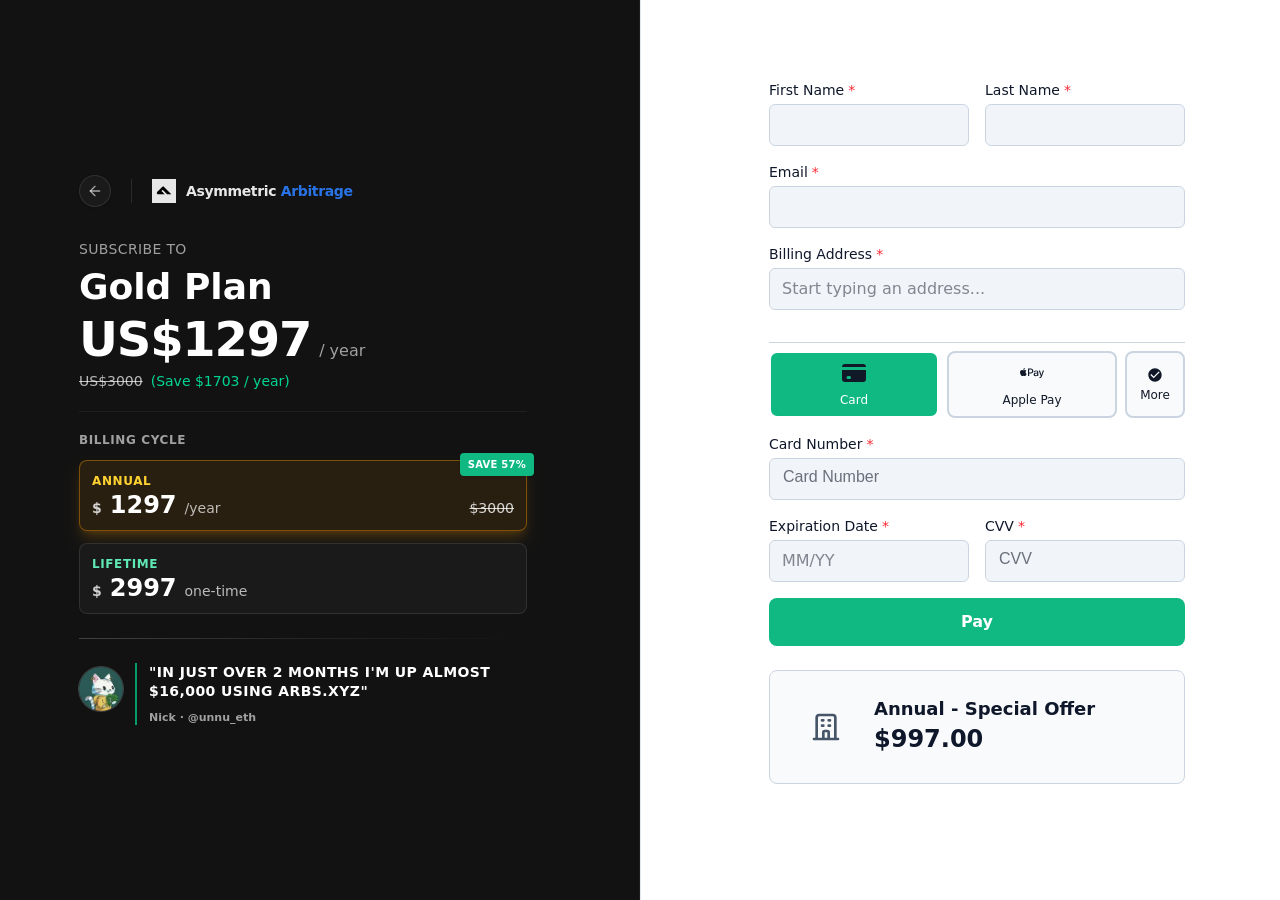
<file: Order (6_25_2026 11：55：08 AM).html>
<!DOCTYPE html> <html lang=en class=dark style=color-scheme:dark;--promo-banner-h:0px><!--
 Page saved with SingleFile 
 url: https://www.arbs.xyz/order 
 saved date: Thu Jun 25 2026 11:55:08 GMT+0800 (Singapore Standard Time)
--><meta charset=utf-8><style>body{transition:opacity ease-in 0.2s}</style><meta name=viewport content="width=device-width, initial-scale=1"><style>@font-face{font-family:Geist;font-style:normal;font-weight:100 900;src:url([data-uri])format("woff2");unicode-range:U+??,U+131,U+152-153,U+2BB-2BC,U+2C6,U+2DA,U+2DC,U+304,U+308,U+329,U+2000-206F,U+20AC,U+2122,U+2191,U+2193,U+2212,U+2215,U+FEFF,U+FFFD}@font-face{font-family:Geist Fallback;src:local(Arial);ascent-override:95.94%;descent-override:28.16%;line-gap-override:0.0%;size-adjust:104.76%}.geist_a71539c9-module__T19VSG__variable{--font-geist-sans:"Geist","Geist Fallback"}@font-face{font-family:Geist Mono;font-style:normal;font-weight:100 900;src:url([data-uri])format("woff2");unicode-range:U+??,U+131,U+152-153,U+2BB-2BC,U+2C6,U+2DA,U+2DC,U+304,U+308,U+329,U+2000-206F,U+20AC,U+2122,U+2191,U+2193,U+2212,U+2215,U+FEFF,U+FFFD}@font-face{font-family:Geist Mono Fallback;src:local(Arial);ascent-override:74.67%;descent-override:21.92%;line-gap-override:0.0%;size-adjust:134.59%}.geist_mono_8d43a2aa-module__8Li5zG__variable{--font-geist-mono:"Geist Mono","Geist Mono Fallback"}@font-face{font-family:Inter Tight;font-style:normal;font-weight:100 900;src:url([data-uri])format("woff2");unicode-range:U+??,U+131,U+152-153,U+2BB-2BC,U+2C6,U+2DA,U+2DC,U+304,U+308,U+329,U+2000-206F,U+20AC,U+2122,U+2191,U+2193,U+2212,U+2215,U+FEFF,U+FFFD}@font-face{font-family:Inter Tight Fallback;src:local(Arial);ascent-override:100.51%;descent-override:25.03%;line-gap-override:0.0%;size-adjust:96.39%}.inter_tight_ed89226f-module__bxlwaG__variable{--font-inter-tight:"Inter Tight","Inter Tight Fallback"}</style><style>@layer properties{@supports (((-webkit-hyphens:none)) and (not (margin-trim:inline))) or ((-moz-orient:inline) and (not (color:rgb(from red r g b)))){*,:before,:after,::backdrop{--tw-translate-x:0;--tw-translate-y:0;--tw-translate-z:0;--tw-scale-x:1;--tw-scale-y:1;--tw-scale-z:1;--tw-rotate-x:initial;--tw-rotate-y:initial;--tw-rotate-z:initial;--tw-skew-x:initial;--tw-skew-y:initial;--tw-space-y-reverse:0;--tw-space-x-reverse:0;--tw-divide-x-reverse:0;--tw-border-style:solid;--tw-divide-y-reverse:0;--tw-gradient-position:initial;--tw-gradient-from:#0000;--tw-gradient-via:#0000;--tw-gradient-to:#0000;--tw-gradient-stops:initial;--tw-gradient-via-stops:initial;--tw-gradient-from-position:0%;--tw-gradient-via-position:50%;--tw-gradient-to-position:100%;--tw-leading:initial;--tw-font-weight:initial;--tw-tracking:initial;--tw-ordinal:initial;--tw-slashed-zero:initial;--tw-numeric-figure:initial;--tw-numeric-spacing:initial;--tw-numeric-fraction:initial;--tw-shadow:0 0#0000;--tw-shadow-color:initial;--tw-shadow-alpha:100%;--tw-inset-shadow:0 0#0000;--tw-inset-shadow-color:initial;--tw-inset-shadow-alpha:100%;--tw-ring-color:initial;--tw-ring-shadow:0 0#0000;--tw-inset-ring-color:initial;--tw-inset-ring-shadow:0 0#0000;--tw-ring-inset:initial;--tw-ring-offset-width:0px;--tw-ring-offset-color:#fff;--tw-ring-offset-shadow:0 0#0000;--tw-outline-style:solid;--tw-blur:initial;--tw-brightness:initial;--tw-contrast:initial;--tw-grayscale:initial;--tw-hue-rotate:initial;--tw-invert:initial;--tw-opacity:initial;--tw-saturate:initial;--tw-sepia:initial;--tw-drop-shadow:initial;--tw-drop-shadow-color:initial;--tw-drop-shadow-alpha:100%;--tw-drop-shadow-size:initial;--tw-backdrop-blur:initial;--tw-backdrop-brightness:initial;--tw-backdrop-contrast:initial;--tw-backdrop-grayscale:initial;--tw-backdrop-hue-rotate:initial;--tw-backdrop-invert:initial;--tw-backdrop-opacity:initial;--tw-backdrop-saturate:initial;--tw-backdrop-sepia:initial;--tw-duration:initial;--tw-ease:initial}}}@layer theme{:root,:host{--font-sans:var(--font-geist-sans);--font-serif:ui-serif,Georgia,Cambria,"Times New Roman",Times,serif;--color-red-50:#fef2f2;--color-red-100:#ffe2e2;--color-red-200:#ffcaca;--color-red-300:#ffa3a3;--color-red-400:#ff6568;--color-red-500:#fb2c36;--color-red-600:#e40014;--color-red-700:#bf000f;--color-red-800:#9f0712;--color-red-900:#82181a;--color-red-950:#460809;--color-orange-50:#fff7ed;--color-orange-100:#ffedd5;--color-orange-200:#ffd7a8;--color-orange-300:#ffb96d;--color-orange-400:#ff8b1a;--color-orange-500:#fe6e00;--color-orange-600:#f05100;--color-orange-700:#c53c00;--color-orange-800:#9f2d00;--color-orange-900:#7e2a0c;--color-orange-950:#441306;--color-amber-50:#fffbeb;--color-amber-100:#fef3c6;--color-amber-200:#fee685;--color-amber-300:#ffd236;--color-amber-400:#fcbb00;--color-amber-500:#f99c00;--color-amber-600:#dd7400;--color-amber-700:#b75000;--color-amber-800:#953d00;--color-amber-900:#7b3306;--color-amber-950:#461901;--color-yellow-50:#fefce8;--color-yellow-100:#fef9c2;--color-yellow-200:#fff085;--color-yellow-400:#fac800;--color-yellow-500:#edb200;--color-yellow-600:#cd8900;--color-yellow-700:#a36100;--color-yellow-950:#432004;--color-lime-300:#bbf451;--color-lime-400:#9de500;--color-lime-500:#80cd00;--color-lime-600:#62a400;--color-lime-700:#4b7d00;--color-lime-800:#3d6300;--color-lime-950:#192e03;--color-green-200:#b9f8cf;--color-green-300:#7bf1a8;--color-green-400:#05df72;--color-green-500:#00c758;--color-green-900:#0d542b;--color-emerald-50:#ecfdf5;--color-emerald-100:#d0fae5;--color-emerald-200:#a4f4cf;--color-emerald-300:#5ee9b5;--color-emerald-400:#00d294;--color-emerald-500:#00bb7f;--color-emerald-600:#009767;--color-emerald-700:#007956;--color-emerald-800:#005f46;--color-emerald-900:#004e3b;--color-emerald-950:#002c22;--color-teal-200:#96f7e4;--color-teal-300:#46ecd5;--color-teal-400:#00d3bd;--color-teal-500:#00baa7;--color-teal-600:#009588;--color-teal-700:#00776e;--color-cyan-50:#ecfeff;--color-cyan-100:#cefafe;--color-cyan-300:#53eafd;--color-cyan-400:#00d2ef;--color-cyan-500:#00b7d7;--color-cyan-600:#0092b5;--color-sky-50:#f0f9ff;--color-sky-100:#dff2fe;--color-sky-200:#b8e6fe;--color-sky-300:#77d4ff;--color-sky-400:#00bcfe;--color-sky-500:#00a5ef;--color-sky-600:#0084cc;--color-sky-700:#0069a4;--color-sky-800:#005986;--color-sky-900:#024a70;--color-sky-950:#052f4a;--color-blue-50:#eff6ff;--color-blue-100:#dbeafe;--color-blue-200:#bedbff;--color-blue-300:#90c5ff;--color-blue-400:#54a2ff;--color-blue-500:#3080ff;--color-blue-600:#155dfc;--color-blue-700:#1447e6;--color-blue-800:#193cb8;--color-blue-900:#1c398e;--color-blue-950:#162456;--color-indigo-50:#eef2ff;--color-indigo-100:#e0e7ff;--color-indigo-200:#c7d2ff;--color-indigo-300:#a4b3ff;--color-indigo-400:#7d87ff;--color-indigo-500:#625fff;--color-indigo-600:#4f39f6;--color-indigo-700:#432dd7;--color-indigo-800:#372aac;--color-indigo-900:#312c85;--color-violet-50:#f5f3ff;--color-violet-100:#ede9fe;--color-violet-200:#ddd6ff;--color-violet-300:#c4b4ff;--color-violet-400:#a685ff;--color-violet-500:#8d54ff;--color-violet-600:#7f22fe;--color-violet-700:#7008e7;--color-violet-800:#5d0ec0;--color-violet-900:#4d179a;--color-violet-950:#2f0d68;--color-purple-50:#faf5ff;--color-purple-200:#e9d5ff;--color-purple-400:#c07eff;--color-purple-500:#ac4bff;--color-purple-600:#9810fa;--color-purple-700:#8200da;--color-purple-900:#59168b;--color-purple-950:#3c0366;--color-rose-50:#fff1f2;--color-rose-300:#ffa2ae;--color-rose-400:#ff667f;--color-rose-500:#ff2357;--color-rose-600:#e70044;--color-rose-900:#8b0836;--color-rose-950:#4d0218;--color-slate-50:#f8fafc;--color-slate-100:#f1f5f9;--color-slate-200:#e2e8f0;--color-slate-300:#cad5e2;--color-slate-400:#90a1b9;--color-slate-500:#62748e;--color-slate-600:#45556c;--color-slate-700:#314158;--color-slate-800:#1d293d;--color-slate-900:#0f172b;--color-slate-950:#020618;--color-gray-300:#d1d5dc;--color-gray-400:#99a1af;--color-gray-500:#6a7282;--color-gray-700:#364153;--color-gray-800:#1e2939;--color-zinc-50:#fafafa;--color-zinc-100:#f4f4f5;--color-zinc-200:#e4e4e7;--color-zinc-300:#d4d4d8;--color-zinc-400:#9f9fa9;--color-zinc-500:#71717b;--color-zinc-600:#52525c;--color-zinc-700:#3f3f46;--color-zinc-800:#27272a;--color-zinc-900:#18181b;--color-zinc-950:#09090b;--color-neutral-100:#f5f5f5;--color-neutral-200:#e5e5e5;--color-neutral-800:#262626;--color-neutral-950:#0a0a0a;--color-stone-800:#292524;--color-stone-900:#1c1917;--color-stone-950:#0c0a09;--color-black:#000;--color-white:#fff;--spacing:.25rem;--container-xs:20rem;--container-sm:24rem;--container-md:28rem;--container-lg:32rem;--container-xl:36rem;--container-2xl:42rem;--container-3xl:48rem;--container-4xl:56rem;--container-5xl:64rem;--container-6xl:72rem;--container-7xl:80rem;--text-xs:.75rem;--text-xs--line-height:calc(1/.75);--text-sm:.875rem;--text-sm--line-height:calc(1.25/.875);--text-base:1rem;--text-base--line-height:calc(1.5/1);--text-lg:1.125rem;--text-lg--line-height:calc(1.75/1.125);--text-xl:1.25rem;--text-xl--line-height:calc(1.75/1.25);--text-2xl:1.5rem;--text-2xl--line-height:calc(2/1.5);--text-3xl:1.875rem;--text-3xl--line-height:calc(2.25/1.875);--text-4xl:2.25rem;--text-4xl--line-height:calc(2.5/2.25);--text-5xl:3rem;--text-5xl--line-height:1;--text-6xl:3.75rem;--text-6xl--line-height:1;--text-7xl:4.5rem;--text-7xl--line-height:1;--text-8xl:6rem;--text-8xl--line-height:1;--text-9xl:8rem;--text-9xl--line-height:1;--font-weight-normal:400;--font-weight-medium:500;--font-weight-semibold:600;--font-weight-bold:700;--font-weight-extrabold:800;--font-weight-black:900;--tracking-tighter:-.05em;--tracking-tight:-.025em;--tracking-normal:0em;--tracking-wide:.025em;--tracking-wider:.05em;--tracking-widest:.1em;--leading-tight:1.25;--leading-snug:1.375;--leading-normal:1.5;--leading-relaxed:1.625;--radius-sm:.25rem;--radius-md:.375rem;--radius-lg:.5rem;--radius-xl:.75rem;--radius-2xl:1rem;--radius-3xl:1.5rem;--drop-shadow-sm:0 1px 2px #00000026;--drop-shadow-md:0 3px 3px #0000001f;--drop-shadow-lg:0 4px 4px #00000026;--drop-shadow-xl:0 9px 7px #0000001a;--drop-shadow-2xl:0 25px 25px #00000026;--ease-in:cubic-bezier(.4,0,1,1);--ease-out:cubic-bezier(0,0,.2,1);--ease-in-out:cubic-bezier(.4,0,.2,1);--animate-spin:spin 1s linear infinite;--animate-ping:ping 1s cubic-bezier(0,0,.2,1) infinite;--animate-pulse:pulse 2s cubic-bezier(.4,0,.6,1) infinite;--animate-bounce:bounce 1s infinite;--blur-sm:8px;--blur-md:12px;--blur-xl:24px;--blur-2xl:40px;--blur-3xl:64px;--aspect-video:16/9;--default-transition-duration:.15s;--default-transition-timing-function:cubic-bezier(.4,0,.2,1);--default-font-family:var(--font-geist-sans);--default-mono-font-family:var(--font-geist-mono)}@supports (color:lab(0%0 0)){:root,:host{--color-red-50:lab(96.5005%4.18508 1.52328);--color-red-100:lab(92.243%10.2865 3.83865);--color-red-200:lab(86.017%19.8815 7.75869);--color-red-300:lab(76.5514%36.422 15.5335);--color-red-400:lab(63.7053%60.745 31.3109);--color-red-500:lab(55.4814%75.0732 48.8528);--color-red-600:lab(48.4493%77.4328 61.5452);--color-red-700:lab(40.4273%67.2623 53.7441);--color-red-800:lab(33.7174%55.8993 41.0293);--color-red-900:lab(28.5139%44.5539 29.0463);--color-red-950:lab(13.003%29.04 16.7519);--color-orange-50:lab(97.7008%1.53735 5.90649);--color-orange-100:lab(94.7127%3.58394 14.3151);--color-orange-200:lab(88.4871%9.94918 28.8378);--color-orange-300:lab(80.8059%21.7313 50.4455);--color-orange-400:lab(70.0429%42.5156 75.8207);--color-orange-500:lab(64.272%57.1788 90.3583);--color-orange-600:lab(57.1026%64.2584 89.8886);--color-orange-700:lab(46.4615%57.7275 70.8507);--color-orange-800:lab(37.1566%46.6433 50.5562);--color-orange-900:lab(30.2951%36.0434 37.671);--color-orange-950:lab(14.1747%23.4515 19.4461);--color-amber-50:lab(98.6252% -.635922 8.42309);--color-amber-100:lab(95.916% -1.21653 23.111);--color-amber-200:lab(91.7203% -.505269 49.9084);--color-amber-300:lab(86.4156%6.13147 78.3961);--color-amber-400:lab(80.1641%16.6016 99.2089);--color-amber-500:lab(72.7183%31.8672 97.9407);--color-amber-600:lab(60.3514%40.5624 87.1228);--color-amber-700:lab(47.2709%42.9082 69.2966);--color-amber-800:lab(37.8822%37.1699 52.2718);--color-amber-900:lab(31.2288%30.2627 40.0378);--color-amber-950:lab(15.8111%20.9107 23.3752);--color-yellow-50:lab(98.6846% -1.79055 9.7766);--color-yellow-100:lab(97.3564% -4.51407 27.344);--color-yellow-200:lab(94.3433% -5.00429 52.9663);--color-yellow-400:lab(83.2664%8.65132 106.895);--color-yellow-500:lab(76.3898%14.5258 98.4589);--color-yellow-600:lab(62.7799%22.4197 86.1544);--color-yellow-700:lab(47.8202%25.2426 66.5015);--color-yellow-950:lab(16.8146%15.7422 23.1133);--color-lime-300:lab(89.9218% -35.6546 68.5254);--color-lime-400:lab(83.7876% -45.0447 88.4738);--color-lime-500:lab(75.3197% -46.6547 86.1778);--color-lime-600:lab(61.1055% -41.0235 73.1483);--color-lime-700:lab(47.246% -32.2589 55.8249);--color-lime-800:lab(37.7655% -25.1694 43.0683);--color-lime-950:lab(16.5113% -15.1841 22.0145);--color-green-200:lab(92.4222% -26.4702 12.9427);--color-green-300:lab(86.9953% -47.2691 25.0054);--color-green-400:lab(78.503% -64.9265 39.7492);--color-green-500:lab(70.5521% -66.5147 45.8073);--color-green-900:lab(30.797% -29.6927 17.382);--color-emerald-50:lab(97.8462% -6.94966 1.85487);--color-emerald-100:lab(94.9004% -17.0769 5.63836);--color-emerald-200:lab(90.2247% -31.039 9.47084);--color-emerald-300:lab(83.9203% -48.7124 13.8849);--color-emerald-400:lab(75.0771% -60.7313 19.4147);--color-emerald-500:lab(66.9756% -58.27 19.5419);--color-emerald-600:lab(55.0481% -49.9246 15.93);--color-emerald-700:lab(44.4871% -41.0396 11.0361);--color-emerald-800:lab(35.3675% -33.1188 8.04002);--color-emerald-900:lab(28.8637% -26.9249 5.45986);--color-emerald-950:lab(15.0582% -17.9507 2.38369);--color-teal-200:lab(90.7612% -33.1343-.542295);--color-teal-300:lab(84.8977% -48.1516-1.3321);--color-teal-400:lab(76.0109% -53.3483-2.27906);--color-teal-500:lab(67.3859% -49.0983-2.63511);--color-teal-600:lab(55.0223% -41.0774-3.90277);--color-teal-700:lab(44.4134% -33.1436-4.22149);--color-cyan-50:lab(98.3304% -5.97432-2.62108);--color-cyan-100:lab(95.3146% -13.8285-6.84732);--color-cyan-300:lab(85.3886% -36.7636-21.5716);--color-cyan-400:lab(76.6045% -40.9406-29.6231);--color-cyan-500:lab(67.805% -35.3952-30.2018);--color-cyan-600:lab(55.1767% -26.7496-30.5139);--color-sky-50:lab(97.3623% -2.33802-4.13098);--color-sky-100:lab(94.3709% -4.56053-8.23453);--color-sky-200:lab(88.6983% -11.3978-16.8488);--color-sky-300:lab(80.3307% -20.2945-31.385);--color-sky-400:lab(70.687% -23.6078-45.9483);--color-sky-500:lab(63.3038% -18.433-51.0407);--color-sky-600:lab(51.7754% -11.4712-49.8349);--color-sky-700:lab(41.6013% -9.10804-42.5647);--color-sky-800:lab(35.164% -9.57692-34.4068);--color-sky-900:lab(29.1959% -8.34689-28.2453);--color-sky-950:lab(17.8299% -5.31271-21.1584);--color-blue-50:lab(96.492% -1.14644-5.11479);--color-blue-100:lab(92.0301% -2.24757-11.6453);--color-blue-200:lab(86.15% -4.04379-21.0797);--color-blue-300:lab(77.5052% -6.4629-36.42);--color-blue-400:lab(65.0361% -1.42065-56.9802);--color-blue-500:lab(54.1736%13.3369-74.6839);--color-blue-600:lab(44.0605%29.0279-86.0352);--color-blue-700:lab(36.9089%35.0961-85.6872);--color-blue-800:lab(30.2514%27.7853-70.2699);--color-blue-900:lab(26.1542%15.7545-51.5504);--color-blue-950:lab(15.6723%8.86232-32.2945);--color-indigo-50:lab(95.4818%.411302-6.78529);--color-indigo-100:lab(91.6577%1.04591-12.7199);--color-indigo-200:lab(84.4329%3.18977-23.9688);--color-indigo-300:lab(74.0235%8.54138-41.6075);--color-indigo-400:lab(59.866%22.4834-64.4485);--color-indigo-500:lab(48.295%38.3129-81.9673);--color-indigo-600:lab(38.4009%52.6132-92.3857);--color-indigo-700:lab(32.4486%49.2217-84.6695);--color-indigo-800:lab(26.6645%37.9804-68.6402);--color-indigo-900:lab(23.3911%24.6978-50.4718);--color-violet-50:lab(96.2416%2.28849-5.51657);--color-violet-100:lab(93.0838%4.35197-9.88284);--color-violet-200:lab(87.0888%8.53688-19.4189);--color-violet-300:lab(76.7419%18.3911-37.0706);--color-violet-400:lab(62.8239%34.9159-60.0512);--color-violet-500:lab(49.9355%55.1776-81.8963);--color-violet-600:lab(41.088%68.9966-91.995);--color-violet-700:lab(35.2783%67.9912-88.793);--color-violet-800:lab(29.3188%57.7986-76.1493);--color-violet-900:lab(24.3783%45.7525-61.4902);--color-violet-950:lab(14.0706%33.3353-46.7553);--color-purple-50:lab(97.1627%2.99937-4.13398);--color-purple-200:lab(87.8405%13.4282-18.7159);--color-purple-400:lab(63.6946%47.6127-59.2066);--color-purple-500:lab(52.0183%66.11-78.2316);--color-purple-600:lab(43.0295%75.21-86.5669);--color-purple-700:lab(36.1758%69.8525-80.0381);--color-purple-900:lab(24.9401%45.2703-51.2728);--color-purple-950:lab(14.8253%38.9005-44.5861);--color-rose-50:lab(96.2369%4.94155 1.28011);--color-rose-300:lab(76.6339%38.3549 9.68835);--color-rose-400:lab(64.4125%63.0291 19.2068);--color-rose-500:lab(56.101%79.4328 31.4532);--color-rose-600:lab(49.1882%81.577 36.0311);--color-rose-900:lab(29.7104%51.514 12.6253);--color-rose-950:lab(14.2323%34.0086 9.80922);--color-slate-50:lab(98.1434% -.369519-1.05966);--color-slate-100:lab(96.286% -.852436-2.46847);--color-slate-200:lab(91.7353% -.998765-4.76968);--color-slate-300:lab(84.7652% -1.94535-7.93337);--color-slate-400:lab(65.5349% -2.25151-14.5072);--color-slate-500:lab(48.0876% -2.03595-16.5814);--color-slate-600:lab(35.5623% -1.74978-15.4316);--color-slate-700:lab(26.9569% -1.47016-15.6993);--color-slate-800:lab(16.132% -.318035-14.6672);--color-slate-900:lab(7.78673%1.82345-15.0537);--color-slate-950:lab(1.76974%1.32743-9.28855);--color-gray-300:lab(85.1236% -.612259-3.7138);--color-gray-400:lab(65.9269% -.832707-8.17473);--color-gray-500:lab(47.7841% -.393182-10.0268);--color-gray-700:lab(27.1134% -.956401-12.3224);--color-gray-800:lab(16.1051% -1.18239-11.7533);--color-zinc-50:lab(98.26%0 0);--color-zinc-100:lab(96.1634%.0993311-.364041);--color-zinc-200:lab(90.6853%.399232-1.45452);--color-zinc-300:lab(84.9837%.601262-2.17986);--color-zinc-400:lab(65.6464%1.53497-5.42429);--color-zinc-500:lab(47.8878%1.65477-5.77283);--color-zinc-600:lab(35.1166%1.78212-6.1173);--color-zinc-700:lab(26.8019%1.35387-4.68303);--color-zinc-800:lab(15.7305%.613764-2.16959);--color-zinc-900:lab(8.30603%.618205-2.16572);--color-zinc-950:lab(2.51107%.242703-.886115);--color-neutral-100:lab(96.52% -.0000298023 .0000119209);--color-neutral-200:lab(90.952%0-.0000119209);--color-neutral-800:lab(15.204%0-.00000596046);--color-neutral-950:lab(2.75381%0 0);--color-stone-800:lab(15.0353%1.96067 1.53427);--color-stone-900:lab(9.03835%1.15298 1.92955);--color-stone-950:lab(2.86037%.455312 .568903)}}}@layer base{*,:after,:before,::backdrop{box-sizing:border-box;border:0 solid;margin:0;padding:0}::file-selector-button{box-sizing:border-box;border:0 solid;margin:0;padding:0}html,:host{-webkit-text-size-adjust:100%;tab-size:4;line-height:1.5;font-family:var(--default-font-family,ui-sans-serif,system-ui,sans-serif,"Apple Color Emoji","Segoe UI Emoji","Segoe UI Symbol","Noto Color Emoji");font-feature-settings:var(--default-font-feature-settings,normal);font-variation-settings:var(--default-font-variation-settings,normal);-webkit-tap-highlight-color:transparent}:-moz-focusring{outline:auto}img,svg,iframe{vertical-align:middle;display:block}img{max-width:100%}button{font:inherit;font-feature-settings:inherit;font-variation-settings:inherit;letter-spacing:inherit;color:inherit;opacity:1}::file-selector-button{font:inherit;font-feature-settings:inherit;font-variation-settings:inherit;letter-spacing:inherit;color:inherit;opacity:1;background-color:#0000;border-radius:0}::file-selector-button{margin-inline-end:4px}::placeholder{opacity:1}@supports (not ((-webkit-appearance:-apple-pay-button))) or (contain-intrinsic-size:1px){::placeholder{color:currentColor}@supports (color:color-mix(in lab,red,red)){::placeholder{color:color-mix(in oklab,currentcolor 50%,transparent)}}}::-webkit-search-decoration{-webkit-appearance:none}::-webkit-date-and-time-value{min-height:1lh;text-align:inherit}::-webkit-datetime-edit{display:inline-flex}::-webkit-datetime-edit-fields-wrapper{padding:0}::-webkit-datetime-edit{padding-block:0}::-webkit-datetime-edit-year-field{padding-block:0}::-webkit-datetime-edit-month-field{padding-block:0}::-webkit-datetime-edit-day-field{padding-block:0}::-webkit-datetime-edit-hour-field{padding-block:0}::-webkit-datetime-edit-minute-field{padding-block:0}::-webkit-datetime-edit-second-field{padding-block:0}::-webkit-datetime-edit-millisecond-field{padding-block:0}::-webkit-datetime-edit-meridiem-field{padding-block:0}::-webkit-calendar-picker-indicator{line-height:1}:-moz-ui-invalid{box-shadow:none}button{appearance:button}::file-selector-button{appearance:button}::-webkit-inner-spin-button{height:auto}::-webkit-outer-spin-button{height:auto}[hidden]:where(:not([hidden=until-found])){display:none!important}}@layer components;@layer utilities{.absolute{position:absolute}.relative{position:relative}.-top-2{top:calc(var(--spacing)*-2)}.-right-2{right:calc(var(--spacing)*-2)}.order-2{order:2}.mx-1{margin-inline:calc(var(--spacing)*1)}.mx-auto{margin-inline:auto}.mt-1{margin-top:calc(var(--spacing)*1)}.mt-2{margin-top:calc(var(--spacing)*2)}.mb-2{margin-bottom:calc(var(--spacing)*2)}.mb-3{margin-bottom:calc(var(--spacing)*3)}.mb-4{margin-bottom:calc(var(--spacing)*4)}.mb-5{margin-bottom:calc(var(--spacing)*5)}.mb-6{margin-bottom:calc(var(--spacing)*6)}.mb-8{margin-bottom:calc(var(--spacing)*8)}.ml-2{margin-left:calc(var(--spacing)*2)}.flex{display:flex}.h-4{height:calc(var(--spacing)*4)}.h-6{height:calc(var(--spacing)*6)}.h-8{height:calc(var(--spacing)*8)}.h-11{height:calc(var(--spacing)*11)}.h-px{height:1px}.min-h-0{min-height:calc(var(--spacing)*0)}.min-h-\[min\(2000px\,calc\(100dvh-6rem\)\)\]{min-height:min(2000px,100dvh - 6rem)}.min-h-dvh{min-height:100dvh}.w-4{width:calc(var(--spacing)*4)}.w-6{width:calc(var(--spacing)*6)}.w-8{width:calc(var(--spacing)*8)}.w-11{width:calc(var(--spacing)*11)}.w-full{width:100%}.w-px{width:1px}.max-w-\[32rem\]{max-width:32rem}.max-w-md{max-width:var(--container-md)}.min-w-0{min-width:calc(var(--spacing)*0)}.flex-1{flex:1}.shrink-0{flex-shrink:0}.flex-col{flex-direction:column}.items-baseline{align-items:baseline}.items-center{align-items:center}.items-start{align-items:flex-start}.items-stretch{align-items:stretch}.justify-between{justify-content:space-between}.justify-center{justify-content:center}.justify-start{justify-content:flex-start}.gap-2{gap:calc(var(--spacing)*2)}.gap-2\.5{gap:calc(var(--spacing)*2.5)}.gap-3{gap:calc(var(--spacing)*3)}.gap-4{gap:calc(var(--spacing)*4)}.rounded{border-radius:.25rem}.rounded-full{border-radius:3.40282e38px}.rounded-lg{border-radius:var(--radius-lg)}.border{border-style:var(--tw-border-style);border-width:1px}.border-b{border-bottom-style:var(--tw-border-style);border-bottom-width:1px}.border-l-2{border-left-style:var(--tw-border-style);border-left-width:2px}.border-emerald-400\/70{border-color:#00d294b3}@supports (color:color-mix(in lab,red,red)){.border-emerald-400\/70{border-color:color-mix(in oklab,var(--color-emerald-400) 70%,transparent)}}.bg-\[\#10B981\]{background-color:#10b981}.bg-white{background-color:var(--color-white)}.bg-gradient-to-r{--tw-gradient-position:to right in oklab;background-image:linear-gradient(var(--tw-gradient-stops))}.from-white\/20{--tw-gradient-from:#fff3}@supports (color:color-mix(in lab,red,red)){.from-white\/20{--tw-gradient-from:color-mix(in oklab,var(--color-white) 20%,transparent)}}.from-white\/20{--tw-gradient-stops:var(--tw-gradient-via-stops,var(--tw-gradient-position),var(--tw-gradient-from) var(--tw-gradient-from-position),var(--tw-gradient-to) var(--tw-gradient-to-position))}.via-white\/8{--tw-gradient-via:#ffffff14}@supports (color:color-mix(in lab,red,red)){.via-white\/8{--tw-gradient-via:color-mix(in oklab,var(--color-white) 8%,transparent)}}.via-white\/8{--tw-gradient-via-stops:var(--tw-gradient-position),var(--tw-gradient-from) var(--tw-gradient-from-position),var(--tw-gradient-via) var(--tw-gradient-via-position),var(--tw-gradient-to) var(--tw-gradient-to-position);--tw-gradient-stops:var(--tw-gradient-via-stops)}.to-transparent{--tw-gradient-to:transparent;--tw-gradient-stops:var(--tw-gradient-via-stops,var(--tw-gradient-position),var(--tw-gradient-from) var(--tw-gradient-from-position),var(--tw-gradient-to) var(--tw-gradient-to-position))}.object-contain{object-fit:contain}.object-cover{object-fit:cover}.p-3{padding:calc(var(--spacing)*3)}.p-6{padding:calc(var(--spacing)*6)}.px-2{padding-inline:calc(var(--spacing)*2)}.px-6{padding-inline:calc(var(--spacing)*6)}.py-1{padding-block:calc(var(--spacing)*1)}.pt-6{padding-top:calc(var(--spacing)*6)}.pb-5{padding-bottom:calc(var(--spacing)*5)}.pb-\[2px\]{padding-bottom:2px}.pl-3{padding-left:calc(var(--spacing)*3)}.text-left{text-align:left}.text-2xl{font-size:var(--text-2xl)}.text-3xl{font-size:var(--text-3xl);line-height:var(--tw-leading,var(--text-3xl--line-height))}.text-4xl{font-size:var(--text-4xl);line-height:var(--tw-leading,var(--text-4xl--line-height))}.text-base{font-size:var(--text-base);line-height:var(--tw-leading,var(--text-base--line-height))}.text-sm{font-size:var(--text-sm);line-height:var(--tw-leading,var(--text-sm--line-height))}.text-xs{font-size:var(--text-xs);line-height:var(--tw-leading,var(--text-xs--line-height))}.text-\[10px\]{font-size:10px}.text-\[11px\]{font-size:11px}.leading-none{--tw-leading:1;line-height:1}.leading-snug{--tw-leading:var(--leading-snug);line-height:var(--leading-snug)}.font-black{--tw-font-weight:var(--font-weight-black);font-weight:var(--font-weight-black)}.font-bold{--tw-font-weight:var(--font-weight-bold);font-weight:var(--font-weight-bold)}.font-medium{--tw-font-weight:var(--font-weight-medium);font-weight:var(--font-weight-medium)}.font-semibold{--tw-font-weight:var(--font-weight-semibold);font-weight:var(--font-weight-semibold)}.tracking-\[0\.03em\]{--tw-tracking:.03em;letter-spacing:.03em}.tracking-normal{--tw-tracking:var(--tracking-normal);letter-spacing:var(--tracking-normal)}.tracking-tight{--tw-tracking:var(--tracking-tight);letter-spacing:var(--tracking-tight)}.tracking-wide{--tw-tracking:var(--tracking-wide);letter-spacing:var(--tracking-wide)}.tracking-wider{--tw-tracking:var(--tracking-wider);letter-spacing:var(--tracking-wider)}.text-slate-900{color:var(--color-slate-900)}.text-white{color:var(--color-white)}.normal-case{text-transform:none}.uppercase{text-transform:uppercase}.line-through{text-decoration-line:line-through}.antialiased{-webkit-font-smoothing:antialiased;-moz-osx-font-smoothing:grayscale}.placeholder-zinc-400::placeholder{color:var(--color-zinc-400)}.placeholder-zinc-500::placeholder{color:var(--color-zinc-500)}.opacity-90{opacity:.9}.shadow-lg{--tw-shadow:0 10px 15px -3px var(--tw-shadow-color,#0000001a),0 4px 6px -4px var(--tw-shadow-color,#0000001a);box-shadow:var(--tw-inset-shadow),var(--tw-inset-ring-shadow),var(--tw-ring-offset-shadow),var(--tw-ring-shadow),var(--tw-shadow)}.shadow-sm{--tw-shadow:0 1px 3px 0 var(--tw-shadow-color,#0000001a),0 1px 2px -1px var(--tw-shadow-color,#0000001a);box-shadow:var(--tw-inset-shadow),var(--tw-inset-ring-shadow),var(--tw-ring-offset-shadow),var(--tw-ring-shadow),var(--tw-shadow)}.ring-1{--tw-ring-shadow:var(--tw-ring-inset,)0 0 0 calc(1px + var(--tw-ring-offset-width)) var(--tw-ring-color,currentcolor);box-shadow:var(--tw-inset-shadow),var(--tw-inset-ring-shadow),var(--tw-ring-offset-shadow),var(--tw-ring-shadow),var(--tw-shadow)}.shadow-amber-500\/20{--tw-shadow-color:#f99c0033}@supports (color:color-mix(in lab,red,red)){.shadow-amber-500\/20{--tw-shadow-color:color-mix(in oklab,color-mix(in oklab,var(--color-amber-500) 20%,transparent) var(--tw-shadow-alpha),transparent)}}.ring-slate-200{--tw-ring-color:var(--color-slate-200)}.transition-all{transition-property:all;transition-timing-function:var(--tw-ease,var(--default-transition-timing-function));transition-duration:var(--tw-duration,var(--default-transition-duration))}.transition-opacity{transition-property:opacity;transition-timing-function:var(--tw-ease,var(--default-transition-timing-function));transition-duration:var(--tw-duration,var(--default-transition-duration))}.transition-transform{transition-property:transform,translate,scale,rotate;transition-timing-function:var(--tw-ease,var(--default-transition-timing-function));transition-duration:var(--tw-duration,var(--default-transition-duration))}@media (hover:hover){.group-hover\:block:is(:where(.group):hover *){display:block}.group-hover\:-translate-x-0\.5:is(:where(.group):hover *){--tw-translate-x:calc(var(--spacing)*-.5);translate:var(--tw-translate-x) var(--tw-translate-y)}.group-hover\:translate-x-0\.5:is(:where(.group):hover *){--tw-translate-x:calc(var(--spacing)*.5);translate:var(--tw-translate-x) var(--tw-translate-y)}.group-hover\:translate-x-1:is(:where(.group):hover *){--tw-translate-x:calc(var(--spacing)*1);translate:var(--tw-translate-x) var(--tw-translate-y)}.group-hover\:translate-x-\[100\%\]:is(:where(.group):hover *){--tw-translate-x:100%;translate:var(--tw-translate-x) var(--tw-translate-y)}.group-hover\:translate-x-\[120\%\]:is(:where(.group):hover *){--tw-translate-x:120%;translate:var(--tw-translate-x) var(--tw-translate-y)}.group-hover\:scale-110:is(:where(.group):hover *){--tw-scale-x:110%;--tw-scale-y:110%;--tw-scale-z:110%;scale:var(--tw-scale-x) var(--tw-scale-y)}.group-hover\:rotate-90:is(:where(.group):hover *){rotate:90deg}.group-hover\:animate-pulse:is(:where(.group):hover *){animation:var(--animate-pulse)}.group-hover\:border-white\/10:is(:where(.group):hover *){border-color:#ffffff1a}@supports (color:color-mix(in lab,red,red)){.group-hover\:border-white\/10:is(:where(.group):hover *){border-color:color-mix(in oklab,var(--color-white) 10%,transparent)}}.group-hover\:border-zinc-200:is(:where(.group):hover *){border-color:var(--color-zinc-200)}.group-hover\:bg-emerald-500\/30:is(:where(.group):hover *){background-color:#00bb7f4d}@supports (color:color-mix(in lab,red,red)){.group-hover\:bg-emerald-500\/30:is(:where(.group):hover *){background-color:color-mix(in oklab,var(--color-emerald-500) 30%,transparent)}}.group-hover\:bg-white:is(:where(.group):hover *){background-color:var(--color-white)}.group-hover\:text-\[\#EEEDED\]:is(:where(.group):hover *){color:#eeeded}.group-hover\:text-blue-500:is(:where(.group):hover *){color:var(--color-blue-500)}.group-hover\:text-blue-700:is(:where(.group):hover *){color:var(--color-blue-700)}.group-hover\:text-blue-700\/90:is(:where(.group):hover *){color:#1447e6e6}@supports (color:color-mix(in lab,red,red)){.group-hover\:text-blue-700\/90:is(:where(.group):hover *){color:color-mix(in oklab,var(--color-blue-700) 90%,transparent)}}.group-hover\:text-cyan-400:is(:where(.group):hover *){color:var(--color-cyan-400)}.group-hover\:text-emerald-500:is(:where(.group):hover *){color:var(--color-emerald-500)}.group-hover\:text-emerald-800:is(:where(.group):hover *){color:var(--color-emerald-800)}.group-hover\:text-slate-400:is(:where(.group):hover *){color:var(--color-slate-400)}.group-hover\:text-white:is(:where(.group):hover *){color:var(--color-white)}.group-hover\:text-zinc-300:is(:where(.group):hover *){color:var(--color-zinc-300)}.group-hover\:text-zinc-400:is(:where(.group):hover *){color:var(--color-zinc-400)}.group-hover\:text-zinc-600:is(:where(.group):hover *){color:var(--color-zinc-600)}.group-hover\:text-zinc-700:is(:where(.group):hover *){color:var(--color-zinc-700)}.group-hover\:text-zinc-800:is(:where(.group):hover *){color:var(--color-zinc-800)}.group-hover\:text-zinc-900:is(:where(.group):hover *){color:var(--color-zinc-900)}.group-hover\:text-zinc-950:is(:where(.group):hover *){color:var(--color-zinc-950)}.group-hover\:decoration-blue-400:is(:where(.group):hover *){-webkit-text-decoration-color:var(--color-blue-400);-webkit-text-decoration-color:var(--color-blue-400);-webkit-text-decoration-color:var(--color-blue-400);text-decoration-color:var(--color-blue-400)}.group-hover\:opacity-100:is(:where(.group):hover *){opacity:1}.group-hover\:grayscale-0:is(:where(.group):hover *){--tw-grayscale:grayscale(0%);filter:var(--tw-blur,) var(--tw-brightness,) var(--tw-contrast,) var(--tw-grayscale,) var(--tw-hue-rotate,) var(--tw-invert,) var(--tw-saturate,) var(--tw-sepia,) var(--tw-drop-shadow,)}.group-hover\:\[animation-play-state\:paused\]:is(:where(.group):hover *){animation-play-state:paused}.group-hover\/identity\:scale-110:is(:where(.group\/identity):hover *){--tw-scale-x:110%;--tw-scale-y:110%;--tw-scale-z:110%;scale:var(--tw-scale-x) var(--tw-scale-y)}.group-hover\/identity\:opacity-100:is(:where(.group\/identity):hover *){opacity:1}.group-hover\/item\:text-zinc-700:is(:where(.group\/item):hover *){color:var(--color-zinc-700)}.group-hover\/row\:bg-zinc-100:is(:where(.group\/row):hover *){background-color:var(--color-zinc-100)}.group-hover\/row\:bg-zinc-300:is(:where(.group\/row):hover *){background-color:var(--color-zinc-300)}.group-hover\/row\:opacity-100:is(:where(.group\/row):hover *){opacity:1}}.marker\:hidden ::marker{display:none}.marker\:hidden::marker{display:none}.marker\:hidden ::-webkit-details-marker{display:none}.marker\:hidden::-webkit-details-marker{display:none}.marker\:font-semibold ::marker{--tw-font-weight:var(--font-weight-semibold);font-weight:var(--font-weight-semibold)}.marker\:font-semibold::marker{--tw-font-weight:var(--font-weight-semibold);font-weight:var(--font-weight-semibold)}.marker\:font-semibold ::-webkit-details-marker{--tw-font-weight:var(--font-weight-semibold);font-weight:var(--font-weight-semibold)}.marker\:font-semibold::-webkit-details-marker{--tw-font-weight:var(--font-weight-semibold);font-weight:var(--font-weight-semibold)}.marker\:text-amber-700 ::marker{color:var(--color-amber-700)}.marker\:text-amber-700::marker{color:var(--color-amber-700)}.marker\:text-amber-700 ::-webkit-details-marker{color:var(--color-amber-700)}.marker\:text-amber-700::-webkit-details-marker{color:var(--color-amber-700)}.marker\:text-emerald-500\/80 ::marker{color:#00bb7fcc}@supports (color:color-mix(in lab,red,red)){.marker\:text-emerald-500\/80 ::marker{color:color-mix(in oklab,var(--color-emerald-500) 80%,transparent)}}.marker\:text-emerald-500\/80::marker{color:#00bb7fcc}@supports (color:color-mix(in lab,red,red)){.marker\:text-emerald-500\/80::marker{color:color-mix(in oklab,var(--color-emerald-500) 80%,transparent)}}.marker\:text-emerald-500\/80 ::-webkit-details-marker{color:#00bb7fcc}@supports (color:color-mix(in lab,red,red)){.marker\:text-emerald-500\/80 ::-webkit-details-marker{color:color-mix(in oklab,var(--color-emerald-500) 80%,transparent)}}.marker\:text-emerald-500\/80::-webkit-details-marker{color:#00bb7fcc}@supports (color:color-mix(in lab,red,red)){.marker\:text-emerald-500\/80::-webkit-details-marker{color:color-mix(in oklab,var(--color-emerald-500) 80%,transparent)}}.selection\:bg-blue-500\/30 ::selection{background-color:#3080ff4d}@supports (color:color-mix(in lab,red,red)){.selection\:bg-blue-500\/30 ::selection{background-color:color-mix(in oklab,var(--color-blue-500) 30%,transparent)}}.selection\:bg-blue-500\/30::selection{background-color:#3080ff4d}@supports (color:color-mix(in lab,red,red)){.selection\:bg-blue-500\/30::selection{background-color:color-mix(in oklab,var(--color-blue-500) 30%,transparent)}}.selection\:bg-cyan-500\/30 ::selection{background-color:#00b7d74d}@supports (color:color-mix(in lab,red,red)){.selection\:bg-cyan-500\/30 ::selection{background-color:color-mix(in oklab,var(--color-cyan-500) 30%,transparent)}}.selection\:bg-cyan-500\/30::selection{background-color:#00b7d74d}@supports (color:color-mix(in lab,red,red)){.selection\:bg-cyan-500\/30::selection{background-color:color-mix(in oklab,var(--color-cyan-500) 30%,transparent)}}.selection\:bg-emerald-500\/30 ::selection{background-color:#00bb7f4d}@supports (color:color-mix(in lab,red,red)){.selection\:bg-emerald-500\/30 ::selection{background-color:color-mix(in oklab,var(--color-emerald-500) 30%,transparent)}}.selection\:bg-emerald-500\/30::selection{background-color:#00bb7f4d}@supports (color:color-mix(in lab,red,red)){.selection\:bg-emerald-500\/30::selection{background-color:color-mix(in oklab,var(--color-emerald-500) 30%,transparent)}}.selection\:text-emerald-700 ::selection,.selection\:text-emerald-700::selection{color:var(--color-emerald-700)}.file\:border-0::file-selector-button{border-style:var(--tw-border-style);border-width:0}.file\:bg-transparent::file-selector-button{background-color:#0000}.file\:text-sm::file-selector-button{font-size:var(--text-sm);line-height:var(--tw-leading,var(--text-sm--line-height))}.file\:font-medium::file-selector-button{--tw-font-weight:var(--font-weight-medium);font-weight:var(--font-weight-medium)}.file\:text-foreground::file-selector-button{color:var(--foreground)}.placeholder\:text-black\/35::placeholder{color:#00000059}@supports (color:color-mix(in lab,red,red)){.placeholder\:text-black\/35::placeholder{color:color-mix(in oklab,var(--color-black) 35%,transparent)}}.placeholder\:text-slate-400::placeholder{color:var(--color-slate-400)}.placeholder\:text-zinc-400::placeholder{color:var(--color-zinc-400)}.placeholder\:text-zinc-500::placeholder{color:var(--color-zinc-500)}.placeholder\:text-zinc-600::placeholder{color:var(--color-zinc-600)}.visited\:text-zinc-700:visited{color:var(--color-zinc-700)}.visited\:text-zinc-900:visited{color:var(--color-zinc-900)}.focus-within\:relative:focus-within{position:relative}.focus-within\:z-20:focus-within{z-index:20}.focus-within\:border-zinc-400:focus-within{border-color:var(--color-zinc-400)}@media (hover:hover){.hover\:-translate-y-0\.5:hover{--tw-translate-y:calc(var(--spacing)*-.5);translate:var(--tw-translate-x) var(--tw-translate-y)}.hover\:scale-\[1\.01\]:hover{scale:1.01}.hover\:scale-\[1\.02\]:hover{scale:1.02}.hover\:scale-\[1\.03\]:hover{scale:1.03}.hover\:scale-\[1\.04\]:hover{scale:1.04}.hover\:scale-\[1\.05\]:hover{scale:1.05}.hover\:border-\[\#00D988\]\/40:hover{border-color:#00d98866;border-color:lab(76.8212% -60.3661 26.9403/.4)}.hover\:border-\[\#5cbdb9\]:hover{border-color:#5cbdb9}.hover\:border-\[\#FF6467\]\/40:hover{border-color:#ff646766;border-color:lab(63.5139%60.1726 31.0032/.4)}.hover\:border-amber-400:hover{border-color:var(--color-amber-400)}.hover\:border-blue-500:hover{border-color:var(--color-blue-500)}.hover\:border-blue-500\/30:hover{border-color:#3080ff4d}@supports (color:color-mix(in lab,red,red)){.hover\:border-blue-500\/30:hover{border-color:color-mix(in oklab,var(--color-blue-500) 30%,transparent)}}.hover\:border-blue-500\/40:hover{border-color:#3080ff66}@supports (color:color-mix(in lab,red,red)){.hover\:border-blue-500\/40:hover{border-color:color-mix(in oklab,var(--color-blue-500) 40%,transparent)}}.hover\:border-emerald-500\/40:hover{border-color:#00bb7f66}@supports (color:color-mix(in lab,red,red)){.hover\:border-emerald-500\/40:hover{border-color:color-mix(in oklab,var(--color-emerald-500) 40%,transparent)}}.hover\:border-emerald-500\/45:hover{border-color:#00bb7f73}@supports (color:color-mix(in lab,red,red)){.hover\:border-emerald-500\/45:hover{border-color:color-mix(in oklab,var(--color-emerald-500) 45%,transparent)}}.hover\:border-orange-500\/40:hover{border-color:#fe6e0066}@supports (color:color-mix(in lab,red,red)){.hover\:border-orange-500\/40:hover{border-color:color-mix(in oklab,var(--color-orange-500) 40%,transparent)}}.hover\:border-purple-500\/40:hover{border-color:#ac4bff66}@supports (color:color-mix(in lab,red,red)){.hover\:border-purple-500\/40:hover{border-color:color-mix(in oklab,var(--color-purple-500) 40%,transparent)}}.hover\:border-red-500\/20:hover{border-color:#fb2c3633}@supports (color:color-mix(in lab,red,red)){.hover\:border-red-500\/20:hover{border-color:color-mix(in oklab,var(--color-red-500) 20%,transparent)}}.hover\:border-red-500\/50:hover{border-color:#fb2c3680}@supports (color:color-mix(in lab,red,red)){.hover\:border-red-500\/50:hover{border-color:color-mix(in oklab,var(--color-red-500) 50%,transparent)}}.hover\:border-sky-300:hover{border-color:var(--color-sky-300)}.hover\:border-slate-300:hover{border-color:var(--color-slate-300)}.hover\:border-violet-600\/55:hover{border-color:#7f22fe8c}@supports (color:color-mix(in lab,red,red)){.hover\:border-violet-600\/55:hover{border-color:color-mix(in oklab,var(--color-violet-600) 55%,transparent)}}.hover\:border-white\/10:hover{border-color:#ffffff1a}@supports (color:color-mix(in lab,red,red)){.hover\:border-white\/10:hover{border-color:color-mix(in oklab,var(--color-white) 10%,transparent)}}.hover\:border-white\/20:hover{border-color:#fff3}@supports (color:color-mix(in lab,red,red)){.hover\:border-white\/20:hover{border-color:color-mix(in oklab,var(--color-white) 20%,transparent)}}.hover\:border-zinc-300:hover{border-color:var(--color-zinc-300)}.hover\:border-zinc-400:hover{border-color:var(--color-zinc-400)}.hover\:bg-\[\#0b0c0f\]:hover{background-color:#0b0c0f}.hover\:bg-\[\#0000E6\]:hover{background-color:#0000e6}.hover\:bg-\[\#0000FF\]\/6:hover{background-color:#002cea0f;background-color:lab(29.5683%68.2873-112.03/.06)}.hover\:bg-\[\#0000FF\]\/8:hover{background-color:#002cea14;background-color:lab(29.5683%68.2873-112.03/.08)}.hover\:bg-\[\#0000d6\]:hover{background-color:#0000d6}.hover\:bg-\[\#2DD4BF\]\/20:hover{background-color:#2dd4bf33;background-color:lab(76.6428% -46.243-2.00341/.2)}.hover\:bg-\[\#2DD4BF\]\/30:hover{background-color:#2dd4bf4d;background-color:lab(76.6428% -46.243-2.00341/.3)}.hover\:bg-\[\#2f2e2d\]:hover{background-color:#2f2e2d}.hover\:bg-\[\#4A4947\]:hover{background-color:#4a4947}.hover\:bg-\[\#4a9d99\]:hover{background-color:#4a9d99}.hover\:bg-\[\#7c6bff\]:hover{background-color:#7c6bff}.hover\:bg-\[\#17d78f\]:hover{background-color:#17d78f}.hover\:bg-\[\#19b87d\]:hover{background-color:#19b87d}.hover\:bg-\[\#403F3D\]:hover{background-color:#403f3d}.hover\:bg-\[\#4752C4\]:hover,.hover\:bg-\[\#4752c4\]:hover{background-color:#4752c4}.hover\:bg-\[\#252423\]:hover{background-color:#252423}.hover\:bg-\[\#DCF496\]\/20:hover{background-color:#dcf49633;background-color:lab(92.8507% -18.9309 42.4968/.2)}.hover\:bg-\[\#DCF496\]\/90:hover{background-color:#dcf496e6;background-color:lab(92.8507% -18.9309 42.4968/.9)}.hover\:bg-\[\#FD621D\]\/20:hover{background-color:#fd621d33;background-color:lab(62.2407%58.223 65.61/.2)}.hover\:bg-\[\#FD621D\]\/90:hover{background-color:#fd621de6;background-color:lab(62.2407%58.223 65.61/.9)}.hover\:bg-\[\#f3f4f6\]:hover{background-color:#f3f4f6}.hover\:bg-amber-100:hover{background-color:var(--color-amber-100)}.hover\:bg-amber-100\/80:hover{background-color:#fef3c6cc}@supports (color:color-mix(in lab,red,red)){.hover\:bg-amber-100\/80:hover{background-color:color-mix(in oklab,var(--color-amber-100) 80%,transparent)}}.hover\:bg-amber-200\/60:hover{background-color:#fee68599}@supports (color:color-mix(in lab,red,red)){.hover\:bg-amber-200\/60:hover{background-color:color-mix(in oklab,var(--color-amber-200) 60%,transparent)}}.hover\:bg-amber-400:hover{background-color:var(--color-amber-400)}.hover\:bg-amber-500:hover{background-color:var(--color-amber-500)}.hover\:bg-amber-500\/10:hover{background-color:#f99c001a}@supports (color:color-mix(in lab,red,red)){.hover\:bg-amber-500\/10:hover{background-color:color-mix(in oklab,var(--color-amber-500) 10%,transparent)}}.hover\:bg-amber-500\/25:hover{background-color:#f99c0040}@supports (color:color-mix(in lab,red,red)){.hover\:bg-amber-500\/25:hover{background-color:color-mix(in oklab,var(--color-amber-500) 25%,transparent)}}.hover\:bg-amber-600:hover{background-color:var(--color-amber-600)}.hover\:bg-black\/\[0\.04\]:hover{background-color:#0000000a}@supports (color:color-mix(in lab,red,red)){.hover\:bg-black\/\[0\.04\]:hover{background-color:color-mix(in oklab,var(--color-black) 4%,transparent)}}.hover\:bg-black\/\[0\.07\]:hover{background-color:#00000012}@supports (color:color-mix(in lab,red,red)){.hover\:bg-black\/\[0\.07\]:hover{background-color:color-mix(in oklab,var(--color-black) 7.0%,transparent)}}.hover\:bg-blue-50:hover{background-color:var(--color-blue-50)}.hover\:bg-blue-100:hover{background-color:var(--color-blue-100)}.hover\:bg-blue-400:hover{background-color:var(--color-blue-400)}.hover\:bg-blue-500:hover{background-color:var(--color-blue-500)}.hover\:bg-blue-500\/10:hover{background-color:#3080ff1a}@supports (color:color-mix(in lab,red,red)){.hover\:bg-blue-500\/10:hover{background-color:color-mix(in oklab,var(--color-blue-500) 10%,transparent)}}.hover\:bg-blue-500\/20:hover{background-color:#3080ff33}@supports (color:color-mix(in lab,red,red)){.hover\:bg-blue-500\/20:hover{background-color:color-mix(in oklab,var(--color-blue-500) 20%,transparent)}}.hover\:bg-blue-500\/50:hover{background-color:#3080ff80}@supports (color:color-mix(in lab,red,red)){.hover\:bg-blue-500\/50:hover{background-color:color-mix(in oklab,var(--color-blue-500) 50%,transparent)}}.hover\:bg-blue-700:hover{background-color:var(--color-blue-700)}.hover\:bg-cyan-300:hover{background-color:var(--color-cyan-300)}.hover\:bg-cyan-500\/10:hover{background-color:#00b7d71a}@supports (color:color-mix(in lab,red,red)){.hover\:bg-cyan-500\/10:hover{background-color:color-mix(in oklab,var(--color-cyan-500) 10%,transparent)}}.hover\:bg-emerald-50\/60:hover{background-color:#ecfdf599}@supports (color:color-mix(in lab,red,red)){.hover\:bg-emerald-50\/60:hover{background-color:color-mix(in oklab,var(--color-emerald-50) 60%,transparent)}}.hover\:bg-emerald-100\/70:hover{background-color:#d0fae5b3}@supports (color:color-mix(in lab,red,red)){.hover\:bg-emerald-100\/70:hover{background-color:color-mix(in oklab,var(--color-emerald-100) 70%,transparent)}}.hover\:bg-emerald-500:hover{background-color:var(--color-emerald-500)}.hover\:bg-emerald-500\/10:hover{background-color:#00bb7f1a}@supports (color:color-mix(in lab,red,red)){.hover\:bg-emerald-500\/10:hover{background-color:color-mix(in oklab,var(--color-emerald-500) 10%,transparent)}}.hover\:bg-emerald-500\/20:hover{background-color:#00bb7f33}@supports (color:color-mix(in lab,red,red)){.hover\:bg-emerald-500\/20:hover{background-color:color-mix(in oklab,var(--color-emerald-500) 20%,transparent)}}.hover\:bg-emerald-600:hover{background-color:var(--color-emerald-600)}.hover\:bg-gray-700:hover{background-color:var(--color-gray-700)}.hover\:bg-green-500\/10:hover{background-color:#00c7581a}@supports (color:color-mix(in lab,red,red)){.hover\:bg-green-500\/10:hover{background-color:color-mix(in oklab,var(--color-green-500) 10%,transparent)}}.hover\:bg-indigo-100:hover{background-color:var(--color-indigo-100)}.hover\:bg-indigo-500\/10:hover{background-color:#625fff1a}@supports (color:color-mix(in lab,red,red)){.hover\:bg-indigo-500\/10:hover{background-color:color-mix(in oklab,var(--color-indigo-500) 10%,transparent)}}.hover\:bg-indigo-500\/20:hover{background-color:#625fff33}@supports (color:color-mix(in lab,red,red)){.hover\:bg-indigo-500\/20:hover{background-color:color-mix(in oklab,var(--color-indigo-500) 20%,transparent)}}.hover\:bg-lime-500\/10:hover{background-color:#80cd001a}@supports (color:color-mix(in lab,red,red)){.hover\:bg-lime-500\/10:hover{background-color:color-mix(in oklab,var(--color-lime-500) 10%,transparent)}}.hover\:bg-lime-500\/25:hover{background-color:#80cd0040}@supports (color:color-mix(in lab,red,red)){.hover\:bg-lime-500\/25:hover{background-color:color-mix(in oklab,var(--color-lime-500) 25%,transparent)}}.hover\:bg-lime-600:hover{background-color:var(--color-lime-600)}.hover\:bg-neutral-100:hover{background-color:var(--color-neutral-100)}.hover\:bg-orange-50:hover{background-color:var(--color-orange-50)}.hover\:bg-orange-100\/80:hover{background-color:#ffedd5cc}@supports (color:color-mix(in lab,red,red)){.hover\:bg-orange-100\/80:hover{background-color:color-mix(in oklab,var(--color-orange-100) 80%,transparent)}}.hover\:bg-orange-500:hover{background-color:var(--color-orange-500)}.hover\:bg-orange-500\/10:hover{background-color:#fe6e001a}@supports (color:color-mix(in lab,red,red)){.hover\:bg-orange-500\/10:hover{background-color:color-mix(in oklab,var(--color-orange-500) 10%,transparent)}}.hover\:bg-orange-500\/20:hover{background-color:#fe6e0033}@supports (color:color-mix(in lab,red,red)){.hover\:bg-orange-500\/20:hover{background-color:color-mix(in oklab,var(--color-orange-500) 20%,transparent)}}.hover\:bg-orange-600:hover{background-color:var(--color-orange-600)}.hover\:bg-purple-500:hover{background-color:var(--color-purple-500)}.hover\:bg-purple-500\/10:hover{background-color:#ac4bff1a}@supports (color:color-mix(in lab,red,red)){.hover\:bg-purple-500\/10:hover{background-color:color-mix(in oklab,var(--color-purple-500) 10%,transparent)}}.hover\:bg-purple-500\/20:hover{background-color:#ac4bff33}@supports (color:color-mix(in lab,red,red)){.hover\:bg-purple-500\/20:hover{background-color:color-mix(in oklab,var(--color-purple-500) 20%,transparent)}}.hover\:bg-red-50:hover{background-color:var(--color-red-50)}.hover\:bg-red-100:hover{background-color:var(--color-red-100)}.hover\:bg-red-100\/80:hover{background-color:#ffe2e2cc}@supports (color:color-mix(in lab,red,red)){.hover\:bg-red-100\/80:hover{background-color:color-mix(in oklab,var(--color-red-100) 80%,transparent)}}.hover\:bg-red-500:hover{background-color:var(--color-red-500)}.hover\:bg-red-500\/10:hover{background-color:#fb2c361a}@supports (color:color-mix(in lab,red,red)){.hover\:bg-red-500\/10:hover{background-color:color-mix(in oklab,var(--color-red-500) 10%,transparent)}}.hover\:bg-red-500\/15:hover{background-color:#fb2c3626}@supports (color:color-mix(in lab,red,red)){.hover\:bg-red-500\/15:hover{background-color:color-mix(in oklab,var(--color-red-500) 15%,transparent)}}.hover\:bg-red-500\/20:hover{background-color:#fb2c3633}@supports (color:color-mix(in lab,red,red)){.hover\:bg-red-500\/20:hover{background-color:color-mix(in oklab,var(--color-red-500) 20%,transparent)}}.hover\:bg-red-700:hover{background-color:var(--color-red-700)}.hover\:bg-red-900\/30:hover{background-color:#82181a4d}@supports (color:color-mix(in lab,red,red)){.hover\:bg-red-900\/30:hover{background-color:color-mix(in oklab,var(--color-red-900) 30%,transparent)}}.hover\:bg-sky-100:hover{background-color:var(--color-sky-100)}.hover\:bg-sky-200\/70:hover{background-color:#b8e6feb3}@supports (color:color-mix(in lab,red,red)){.hover\:bg-sky-200\/70:hover{background-color:color-mix(in oklab,var(--color-sky-200) 70%,transparent)}}.hover\:bg-slate-50:hover{background-color:var(--color-slate-50)}.hover\:bg-slate-100:hover{background-color:var(--color-slate-100)}.hover\:bg-slate-200:hover{background-color:var(--color-slate-200)}.hover\:bg-slate-800:hover{background-color:var(--color-slate-800)}.hover\:bg-teal-600:hover{background-color:var(--color-teal-600)}.hover\:bg-violet-500\/28:hover{background-color:#8d54ff47}@supports (color:color-mix(in lab,red,red)){.hover\:bg-violet-500\/28:hover{background-color:color-mix(in oklab,var(--color-violet-500) 28%,transparent)}}.hover\:bg-white:hover{background-color:var(--color-white)}.hover\:bg-white\/3:hover{background-color:#ffffff08}@supports (color:color-mix(in lab,red,red)){.hover\:bg-white\/3:hover{background-color:color-mix(in oklab,var(--color-white) 3%,transparent)}}.hover\:bg-white\/5:hover{background-color:#ffffff0d}@supports (color:color-mix(in lab,red,red)){.hover\:bg-white\/5:hover{background-color:color-mix(in oklab,var(--color-white) 5%,transparent)}}.hover\:bg-white\/10:hover{background-color:#ffffff1a}@supports (color:color-mix(in lab,red,red)){.hover\:bg-white\/10:hover{background-color:color-mix(in oklab,var(--color-white) 10%,transparent)}}.hover\:bg-white\/75:hover{background-color:#ffffffbf}@supports (color:color-mix(in lab,red,red)){.hover\:bg-white\/75:hover{background-color:color-mix(in oklab,var(--color-white) 75%,transparent)}}.hover\:bg-white\/\[0\.02\]:hover{background-color:#ffffff05}@supports (color:color-mix(in lab,red,red)){.hover\:bg-white\/\[0\.02\]:hover{background-color:color-mix(in oklab,var(--color-white) 2%,transparent)}}.hover\:bg-white\/\[0\.06\]:hover{background-color:#ffffff0f}@supports (color:color-mix(in lab,red,red)){.hover\:bg-white\/\[0\.06\]:hover{background-color:color-mix(in oklab,var(--color-white) 6%,transparent)}}.hover\:bg-yellow-100:hover{background-color:var(--color-yellow-100)}.hover\:bg-yellow-500\/20:hover{background-color:#edb20033}@supports (color:color-mix(in lab,red,red)){.hover\:bg-yellow-500\/20:hover{background-color:color-mix(in oklab,var(--color-yellow-500) 20%,transparent)}}.hover\:bg-zinc-50:hover{background-color:var(--color-zinc-50)}.hover\:bg-zinc-50\/70:hover{background-color:#fafafab3}@supports (color:color-mix(in lab,red,red)){.hover\:bg-zinc-50\/70:hover{background-color:color-mix(in oklab,var(--color-zinc-50) 70%,transparent)}}.hover\:bg-zinc-50\/80:hover{background-color:#fafafacc}@supports (color:color-mix(in lab,red,red)){.hover\:bg-zinc-50\/80:hover{background-color:color-mix(in oklab,var(--color-zinc-50) 80%,transparent)}}.hover\:bg-zinc-100:hover{background-color:var(--color-zinc-100)}.hover\:bg-zinc-100\/70:hover{background-color:#f4f4f5b3}@supports (color:color-mix(in lab,red,red)){.hover\:bg-zinc-100\/70:hover{background-color:color-mix(in oklab,var(--color-zinc-100) 70%,transparent)}}.hover\:bg-zinc-100\/80:hover{background-color:#f4f4f5cc}@supports (color:color-mix(in lab,red,red)){.hover\:bg-zinc-100\/80:hover{background-color:color-mix(in oklab,var(--color-zinc-100) 80%,transparent)}}.hover\:bg-zinc-100\/90:hover{background-color:#f4f4f5e6}@supports (color:color-mix(in lab,red,red)){.hover\:bg-zinc-100\/90:hover{background-color:color-mix(in oklab,var(--color-zinc-100) 90%,transparent)}}.hover\:bg-zinc-200:hover{background-color:var(--color-zinc-200)}.hover\:bg-zinc-200\/50:hover{background-color:#e4e4e780}@supports (color:color-mix(in lab,red,red)){.hover\:bg-zinc-200\/50:hover{background-color:color-mix(in oklab,var(--color-zinc-200) 50%,transparent)}}.hover\:bg-zinc-200\/80:hover{background-color:#e4e4e7cc}@supports (color:color-mix(in lab,red,red)){.hover\:bg-zinc-200\/80:hover{background-color:color-mix(in oklab,var(--color-zinc-200) 80%,transparent)}}.hover\:bg-zinc-200\/90:hover{background-color:#e4e4e7e6}@supports (color:color-mix(in lab,red,red)){.hover\:bg-zinc-200\/90:hover{background-color:color-mix(in oklab,var(--color-zinc-200) 90%,transparent)}}.hover\:bg-zinc-300:hover{background-color:var(--color-zinc-300)}.hover\:bg-zinc-300\/80:hover{background-color:#d4d4d8cc}@supports (color:color-mix(in lab,red,red)){.hover\:bg-zinc-300\/80:hover{background-color:color-mix(in oklab,var(--color-zinc-300) 80%,transparent)}}.hover\:bg-zinc-500:hover{background-color:var(--color-zinc-500)}.hover\:bg-zinc-500\/20:hover{background-color:#71717b33}@supports (color:color-mix(in lab,red,red)){.hover\:bg-zinc-500\/20:hover{background-color:color-mix(in oklab,var(--color-zinc-500) 20%,transparent)}}.hover\:bg-zinc-600:hover{background-color:var(--color-zinc-600)}.hover\:bg-zinc-700:hover{background-color:var(--color-zinc-700)}.hover\:bg-zinc-800:hover{background-color:var(--color-zinc-800)}.hover\:bg-zinc-900\/40:hover{background-color:#18181b66}@supports (color:color-mix(in lab,red,red)){.hover\:bg-zinc-900\/40:hover{background-color:color-mix(in oklab,var(--color-zinc-900) 40%,transparent)}}.hover\:from-blue-500:hover{--tw-gradient-from:var(--color-blue-500);--tw-gradient-stops:var(--tw-gradient-via-stops,var(--tw-gradient-position),var(--tw-gradient-from) var(--tw-gradient-from-position),var(--tw-gradient-to) var(--tw-gradient-to-position))}.hover\:from-blue-500\/20:hover{--tw-gradient-from:#3080ff33}@supports (color:color-mix(in lab,red,red)){.hover\:from-blue-500\/20:hover{--tw-gradient-from:color-mix(in oklab,var(--color-blue-500) 20%,transparent)}}.hover\:from-blue-500\/20:hover{--tw-gradient-stops:var(--tw-gradient-via-stops,var(--tw-gradient-position),var(--tw-gradient-from) var(--tw-gradient-from-position),var(--tw-gradient-to) var(--tw-gradient-to-position))}.hover\:from-emerald-500\/20:hover{--tw-gradient-from:#00bb7f33}@supports (color:color-mix(in lab,red,red)){.hover\:from-emerald-500\/20:hover{--tw-gradient-from:color-mix(in oklab,var(--color-emerald-500) 20%,transparent)}}.hover\:from-emerald-500\/20:hover{--tw-gradient-stops:var(--tw-gradient-via-stops,var(--tw-gradient-position),var(--tw-gradient-from) var(--tw-gradient-from-position),var(--tw-gradient-to) var(--tw-gradient-to-position))}.hover\:from-orange-500\/20:hover{--tw-gradient-from:#fe6e0033}@supports (color:color-mix(in lab,red,red)){.hover\:from-orange-500\/20:hover{--tw-gradient-from:color-mix(in oklab,var(--color-orange-500) 20%,transparent)}}.hover\:from-orange-500\/20:hover{--tw-gradient-stops:var(--tw-gradient-via-stops,var(--tw-gradient-position),var(--tw-gradient-from) var(--tw-gradient-from-position),var(--tw-gradient-to) var(--tw-gradient-to-position))}.hover\:from-purple-500\/20:hover{--tw-gradient-from:#ac4bff33}@supports (color:color-mix(in lab,red,red)){.hover\:from-purple-500\/20:hover{--tw-gradient-from:color-mix(in oklab,var(--color-purple-500) 20%,transparent)}}.hover\:from-purple-500\/20:hover{--tw-gradient-stops:var(--tw-gradient-via-stops,var(--tw-gradient-position),var(--tw-gradient-from) var(--tw-gradient-from-position),var(--tw-gradient-to) var(--tw-gradient-to-position))}.hover\:to-indigo-500:hover{--tw-gradient-to:var(--color-indigo-500);--tw-gradient-stops:var(--tw-gradient-via-stops,var(--tw-gradient-position),var(--tw-gradient-from) var(--tw-gradient-from-position),var(--tw-gradient-to) var(--tw-gradient-to-position))}.hover\:text-\[\#0000FF\]:hover{color:#00f}.hover\:text-\[\#5cbdb9\]:hover{color:#5cbdb9}.hover\:text-\[\#FD621D\]:hover{color:#fd621d}.hover\:text-\[\#FD621D\]\/80:hover{color:#fd621dcc;color:lab(62.2407%58.223 65.61/.8)}.hover\:text-amber-500:hover{color:var(--color-amber-500)}.hover\:text-amber-600:hover{color:var(--color-amber-600)}.hover\:text-amber-950:hover{color:var(--color-amber-950)}.hover\:text-black:hover{color:var(--color-black)}.hover\:text-black\/70:hover{color:#000000b3}@supports (color:color-mix(in lab,red,red)){.hover\:text-black\/70:hover{color:color-mix(in oklab,var(--color-black) 70%,transparent)}}.hover\:text-blue-300:hover{color:var(--color-blue-300)}.hover\:text-blue-400:hover{color:var(--color-blue-400)}.hover\:text-blue-500:hover{color:var(--color-blue-500)}.hover\:text-blue-600:hover{color:var(--color-blue-600)}.hover\:text-blue-700:hover{color:var(--color-blue-700)}.hover\:text-blue-900:hover{color:var(--color-blue-900)}.hover\:text-emerald-300:hover{color:var(--color-emerald-300)}.hover\:text-emerald-600:hover{color:var(--color-emerald-600)}.hover\:text-emerald-700:hover{color:var(--color-emerald-700)}.hover\:text-emerald-800:hover{color:var(--color-emerald-800)}.hover\:text-indigo-500:hover{color:var(--color-indigo-500)}.hover\:text-indigo-600:hover{color:var(--color-indigo-600)}.hover\:text-indigo-700:hover{color:var(--color-indigo-700)}.hover\:text-indigo-900:hover{color:var(--color-indigo-900)}.hover\:text-lime-300:hover{color:var(--color-lime-300)}.hover\:text-lime-800:hover{color:var(--color-lime-800)}.hover\:text-orange-600:hover{color:var(--color-orange-600)}.hover\:text-orange-700:hover{color:var(--color-orange-700)}.hover\:text-purple-500:hover{color:var(--color-purple-500)}.hover\:text-purple-600:hover{color:var(--color-purple-600)}.hover\:text-purple-700:hover{color:var(--color-purple-700)}.hover\:text-red-300:hover{color:var(--color-red-300)}.hover\:text-red-400:hover{color:var(--color-red-400)}.hover\:text-red-600:hover{color:var(--color-red-600)}.hover\:text-sky-500:hover{color:var(--color-sky-500)}.hover\:text-sky-600:hover{color:var(--color-sky-600)}.hover\:text-slate-400:hover{color:var(--color-slate-400)}.hover\:text-slate-700:hover{color:var(--color-slate-700)}.hover\:text-slate-900:hover{color:var(--color-slate-900)}.hover\:text-white:hover{color:var(--color-white)}.hover\:text-zinc-100:hover{color:var(--color-zinc-100)}.hover\:text-zinc-200:hover{color:var(--color-zinc-200)}.hover\:text-zinc-300:hover{color:var(--color-zinc-300)}.hover\:text-zinc-600:hover{color:var(--color-zinc-600)}.hover\:text-zinc-700:hover{color:var(--color-zinc-700)}.hover\:text-zinc-800:hover{color:var(--color-zinc-800)}.hover\:text-zinc-900:hover{color:var(--color-zinc-900)}.hover\:no-underline:hover{text-decoration-line:none}.hover\:underline:hover{text-decoration-line:underline}.hover\:decoration-sky-500\/60:hover{text-decoration-color:#00a5ef99}@supports (color:color-mix(in lab,red,red)){.hover\:decoration-sky-500\/60:hover{-webkit-text-decoration-color:color-mix(in oklab,var(--color-sky-500) 60%,transparent);-webkit-text-decoration-color:color-mix(in oklab,var(--color-sky-500) 60%,transparent);-webkit-text-decoration-color:color-mix(in oklab,var(--color-sky-500) 60%,transparent);text-decoration-color:color-mix(in oklab,var(--color-sky-500) 60%,transparent)}}.hover\:decoration-zinc-500\/60:hover{text-decoration-color:#71717b99}@supports (color:color-mix(in lab,red,red)){.hover\:decoration-zinc-500\/60:hover{-webkit-text-decoration-color:color-mix(in oklab,var(--color-zinc-500) 60%,transparent);-webkit-text-decoration-color:color-mix(in oklab,var(--color-zinc-500) 60%,transparent);-webkit-text-decoration-color:color-mix(in oklab,var(--color-zinc-500) 60%,transparent);text-decoration-color:color-mix(in oklab,var(--color-zinc-500) 60%,transparent)}}.hover\:opacity-70:hover{opacity:.7}.hover\:opacity-80:hover{opacity:.8}.hover\:opacity-90:hover{opacity:.9}.hover\:opacity-100:hover{opacity:1}.hover\:shadow:hover{--tw-shadow:0 1px 3px 0 var(--tw-shadow-color,#0000001a),0 1px 2px -1px var(--tw-shadow-color,#0000001a);box-shadow:var(--tw-inset-shadow),var(--tw-inset-ring-shadow),var(--tw-ring-offset-shadow),var(--tw-ring-shadow),var(--tw-shadow)}.hover\:shadow-\[0_0_20px_-5px_rgba\(59\,130\,246\,0\.2\)\]:hover{--tw-shadow:0 0 20px -5px var(--tw-shadow-color,#3b82f633);box-shadow:var(--tw-inset-shadow),var(--tw-inset-ring-shadow),var(--tw-ring-offset-shadow),var(--tw-ring-shadow),var(--tw-shadow)}.hover\:shadow-\[0_0_25px_-5px_rgba\(16\,185\,129\,0\.4\)\]:hover{--tw-shadow:0 0 25px -5px var(--tw-shadow-color,#10b98166);box-shadow:var(--tw-inset-shadow),var(--tw-inset-ring-shadow),var(--tw-ring-offset-shadow),var(--tw-ring-shadow),var(--tw-shadow)}.hover\:shadow-\[0_10px_32px_rgba\(31\,47\,255\,0\.45\)\,inset_0_0_26px_rgba\(255\,255\,255\,0\.6\)\]:hover{--tw-shadow:0 10px 32px var(--tw-shadow-color,#1f2fff73),inset 0 0 26px var(--tw-shadow-color,#fff9);box-shadow:var(--tw-inset-shadow),var(--tw-inset-ring-shadow),var(--tw-ring-offset-shadow),var(--tw-ring-shadow),var(--tw-shadow)}.hover\:shadow-\[0_12px_28px_rgba\(18\,201\,133\,0\.4\)\]:hover{--tw-shadow:0 12px 28px var(--tw-shadow-color,#12c98566);box-shadow:var(--tw-inset-shadow),var(--tw-inset-ring-shadow),var(--tw-ring-offset-shadow),var(--tw-ring-shadow),var(--tw-shadow)}.hover\:shadow-\[0_12px_28px_rgba\(255\,255\,255\,0\.2\)\]:hover{--tw-shadow:0 12px 28px var(--tw-shadow-color,#fff3);box-shadow:var(--tw-inset-shadow),var(--tw-inset-ring-shadow),var(--tw-ring-offset-shadow),var(--tw-ring-shadow),var(--tw-shadow)}.hover\:shadow-\[0_14px_38px_rgba\(255\,255\,255\,0\.22\)\]:hover{--tw-shadow:0 14px 38px var(--tw-shadow-color,#ffffff38);box-shadow:var(--tw-inset-shadow),var(--tw-inset-ring-shadow),var(--tw-ring-offset-shadow),var(--tw-ring-shadow),var(--tw-shadow)}.hover\:shadow-\[0_25px_50px_-12px_rgba\(0\,0\,100\,0\.1\)\]:hover{--tw-shadow:0 25px 50px -12px var(--tw-shadow-color,#0000641a);box-shadow:var(--tw-inset-shadow),var(--tw-inset-ring-shadow),var(--tw-ring-offset-shadow),var(--tw-ring-shadow),var(--tw-shadow)}.hover\:shadow-lg:hover{--tw-shadow:0 10px 15px -3px var(--tw-shadow-color,#0000001a),0 4px 6px -4px var(--tw-shadow-color,#0000001a);box-shadow:var(--tw-inset-shadow),var(--tw-inset-ring-shadow),var(--tw-ring-offset-shadow),var(--tw-ring-shadow),var(--tw-shadow)}.hover\:shadow-xl:hover{--tw-shadow:0 20px 25px -5px var(--tw-shadow-color,#0000001a),0 8px 10px -6px var(--tw-shadow-color,#0000001a);box-shadow:var(--tw-inset-shadow),var(--tw-inset-ring-shadow),var(--tw-ring-offset-shadow),var(--tw-ring-shadow),var(--tw-shadow)}.hover\:ring-2:hover{--tw-ring-shadow:var(--tw-ring-inset,)0 0 0 calc(2px + var(--tw-ring-offset-width)) var(--tw-ring-color,currentcolor);box-shadow:var(--tw-inset-shadow),var(--tw-inset-ring-shadow),var(--tw-ring-offset-shadow),var(--tw-ring-shadow),var(--tw-shadow)}.hover\:ring-4:hover{--tw-ring-shadow:var(--tw-ring-inset,)0 0 0 calc(4px + var(--tw-ring-offset-width)) var(--tw-ring-color,currentcolor);box-shadow:var(--tw-inset-shadow),var(--tw-inset-ring-shadow),var(--tw-ring-offset-shadow),var(--tw-ring-shadow),var(--tw-shadow)}.hover\:shadow-amber-500\/20:hover{--tw-shadow-color:#f99c0033}@supports (color:color-mix(in lab,red,red)){.hover\:shadow-amber-500\/20:hover{--tw-shadow-color:color-mix(in oklab,color-mix(in oklab,var(--color-amber-500) 20%,transparent) var(--tw-shadow-alpha),transparent)}}.hover\:ring-blue-100:hover{--tw-ring-color:var(--color-blue-100)}.hover\:ring-blue-500\/30:hover{--tw-ring-color:#3080ff4d}@supports (color:color-mix(in lab,red,red)){.hover\:ring-blue-500\/30:hover{--tw-ring-color:color-mix(in oklab,var(--color-blue-500) 30%,transparent)}}.hover\:ring-blue-500\/50:hover{--tw-ring-color:#3080ff80}@supports (color:color-mix(in lab,red,red)){.hover\:ring-blue-500\/50:hover{--tw-ring-color:color-mix(in oklab,var(--color-blue-500) 50%,transparent)}}.hover\:brightness-95:hover{--tw-brightness:brightness(95%);filter:var(--tw-blur,) var(--tw-brightness,) var(--tw-contrast,) var(--tw-grayscale,) var(--tw-hue-rotate,) var(--tw-invert,) var(--tw-saturate,) var(--tw-sepia,) var(--tw-drop-shadow,)}.hover\:brightness-105:hover{--tw-brightness:brightness(105%);filter:var(--tw-blur,) var(--tw-brightness,) var(--tw-contrast,) var(--tw-grayscale,) var(--tw-hue-rotate,) var(--tw-invert,) var(--tw-saturate,) var(--tw-sepia,) var(--tw-drop-shadow,)}.hover\:brightness-110:hover{--tw-brightness:brightness(110%);filter:var(--tw-blur,) var(--tw-brightness,) var(--tw-contrast,) var(--tw-grayscale,) var(--tw-hue-rotate,) var(--tw-invert,) var(--tw-saturate,) var(--tw-sepia,) var(--tw-drop-shadow,)}.hover\:grayscale-0:hover{--tw-grayscale:grayscale(0%);filter:var(--tw-blur,) var(--tw-brightness,) var(--tw-contrast,) var(--tw-grayscale,) var(--tw-hue-rotate,) var(--tw-invert,) var(--tw-saturate,) var(--tw-sepia,) var(--tw-drop-shadow,)}}.focus\:border-\[\#0000FF\]\/40:focus{border-color:#002cea66;border-color:lab(29.5683%68.2873-112.03/.4)}.focus\:border-amber-500\/70:focus{border-color:#f99c00b3}@supports (color:color-mix(in lab,red,red)){.focus\:border-amber-500\/70:focus{border-color:color-mix(in oklab,var(--color-amber-500) 70%,transparent)}}.focus\:border-blue-500:focus{border-color:var(--color-blue-500)}.focus\:border-blue-500\/40:focus{border-color:#3080ff66}@supports (color:color-mix(in lab,red,red)){.focus\:border-blue-500\/40:focus{border-color:color-mix(in oklab,var(--color-blue-500) 40%,transparent)}}.focus\:border-blue-500\/50:focus{border-color:#3080ff80}@supports (color:color-mix(in lab,red,red)){.focus\:border-blue-500\/50:focus{border-color:color-mix(in oklab,var(--color-blue-500) 50%,transparent)}}.focus\:border-blue-600:focus{border-color:var(--color-blue-600)}.focus\:border-emerald-500:focus{border-color:var(--color-emerald-500)}.focus\:border-lime-500\/50:focus{border-color:#80cd0080}@supports (color:color-mix(in lab,red,red)){.focus\:border-lime-500\/50:focus{border-color:color-mix(in oklab,var(--color-lime-500) 50%,transparent)}}.focus\:border-orange-500\/50:focus{border-color:#fe6e0080}@supports (color:color-mix(in lab,red,red)){.focus\:border-orange-500\/50:focus{border-color:color-mix(in oklab,var(--color-orange-500) 50%,transparent)}}.focus\:border-zinc-400:focus{border-color:var(--color-zinc-400)}.focus\:bg-blue-500\/5:focus{background-color:#3080ff0d}@supports (color:color-mix(in lab,red,red)){.focus\:bg-blue-500\/5:focus{background-color:color-mix(in oklab,var(--color-blue-500) 5%,transparent)}}.focus\:bg-zinc-100:focus{background-color:var(--color-zinc-100)}.focus\:ring-0:focus{--tw-ring-shadow:var(--tw-ring-inset,)0 0 0 calc(0px + var(--tw-ring-offset-width)) var(--tw-ring-color,currentcolor);box-shadow:var(--tw-inset-shadow),var(--tw-inset-ring-shadow),var(--tw-ring-offset-shadow),var(--tw-ring-shadow),var(--tw-shadow)}.focus\:ring-1:focus{--tw-ring-shadow:var(--tw-ring-inset,)0 0 0 calc(1px + var(--tw-ring-offset-width)) var(--tw-ring-color,currentcolor);box-shadow:var(--tw-inset-shadow),var(--tw-inset-ring-shadow),var(--tw-ring-offset-shadow),var(--tw-ring-shadow),var(--tw-shadow)}.focus\:ring-2:focus{--tw-ring-shadow:var(--tw-ring-inset,)0 0 0 calc(2px + var(--tw-ring-offset-width)) var(--tw-ring-color,currentcolor);box-shadow:var(--tw-inset-shadow),var(--tw-inset-ring-shadow),var(--tw-ring-offset-shadow),var(--tw-ring-shadow),var(--tw-shadow)}.focus\:ring-4:focus{--tw-ring-shadow:var(--tw-ring-inset,)0 0 0 calc(4px + var(--tw-ring-offset-width)) var(--tw-ring-color,currentcolor);box-shadow:var(--tw-inset-shadow),var(--tw-inset-ring-shadow),var(--tw-ring-offset-shadow),var(--tw-ring-shadow),var(--tw-shadow)}.focus\:ring-\[\#0000FF\]\/50:focus{--tw-ring-color:#002cea80}@supports (color:lab(0%0 0)){.focus\:ring-\[\#0000FF\]\/50:focus{--tw-ring-color:lab(29.5683%68.2873-112.03/.5)}}.focus\:ring-\[\#0000ff\]:focus{--tw-ring-color:#00f}.focus\:ring-\[\#1dd18f\]\/50:focus{--tw-ring-color:#1dd18f80}@supports (color:lab(0%0 0)){.focus\:ring-\[\#1dd18f\]\/50:focus{--tw-ring-color:lab(74.6017% -55.4459 20.4239/.5)}}.focus\:ring-blue-500\/20:focus{--tw-ring-color:#3080ff33}@supports (color:color-mix(in lab,red,red)){.focus\:ring-blue-500\/20:focus{--tw-ring-color:color-mix(in oklab,var(--color-blue-500) 20%,transparent)}}.focus\:ring-blue-500\/30:focus{--tw-ring-color:#3080ff4d}@supports (color:color-mix(in lab,red,red)){.focus\:ring-blue-500\/30:focus{--tw-ring-color:color-mix(in oklab,var(--color-blue-500) 30%,transparent)}}.focus\:ring-blue-500\/40:focus{--tw-ring-color:#3080ff66}@supports (color:color-mix(in lab,red,red)){.focus\:ring-blue-500\/40:focus{--tw-ring-color:color-mix(in oklab,var(--color-blue-500) 40%,transparent)}}.focus\:ring-emerald-500:focus{--tw-ring-color:var(--color-emerald-500)}.focus\:ring-lime-500\/20:focus{--tw-ring-color:#80cd0033}@supports (color:color-mix(in lab,red,red)){.focus\:ring-lime-500\/20:focus{--tw-ring-color:color-mix(in oklab,var(--color-lime-500) 20%,transparent)}}.focus\:ring-lime-500\/30:focus{--tw-ring-color:#80cd004d}@supports (color:color-mix(in lab,red,red)){.focus\:ring-lime-500\/30:focus{--tw-ring-color:color-mix(in oklab,var(--color-lime-500) 30%,transparent)}}.focus\:ring-orange-500\/20:focus{--tw-ring-color:#fe6e0033}@supports (color:color-mix(in lab,red,red)){.focus\:ring-orange-500\/20:focus{--tw-ring-color:color-mix(in oklab,var(--color-orange-500) 20%,transparent)}}.focus\:ring-teal-400\/30:focus{--tw-ring-color:#00d3bd4d}@supports (color:color-mix(in lab,red,red)){.focus\:ring-teal-400\/30:focus{--tw-ring-color:color-mix(in oklab,var(--color-teal-400) 30%,transparent)}}.focus\:ring-offset-0:focus{--tw-ring-offset-width:0px;--tw-ring-offset-shadow:var(--tw-ring-inset,)0 0 0 var(--tw-ring-offset-width) var(--tw-ring-offset-color)}.focus\:ring-offset-1:focus{--tw-ring-offset-width:1px;--tw-ring-offset-shadow:var(--tw-ring-inset,)0 0 0 var(--tw-ring-offset-width) var(--tw-ring-offset-color)}.focus\:ring-offset-2:focus{--tw-ring-offset-width:2px;--tw-ring-offset-shadow:var(--tw-ring-inset,)0 0 0 var(--tw-ring-offset-width) var(--tw-ring-offset-color)}.focus\:ring-offset-slate-950:focus{--tw-ring-offset-color:var(--color-slate-950)}.focus\:outline-none:focus{--tw-outline-style:none;outline-style:none}.focus-visible\:ring-1:focus-visible{--tw-ring-shadow:var(--tw-ring-inset,)0 0 0 calc(1px + var(--tw-ring-offset-width)) var(--tw-ring-color,currentcolor);box-shadow:var(--tw-inset-shadow),var(--tw-inset-ring-shadow),var(--tw-ring-offset-shadow),var(--tw-ring-shadow),var(--tw-shadow)}.focus-visible\:ring-2:focus-visible{--tw-ring-shadow:var(--tw-ring-inset,)0 0 0 calc(2px + var(--tw-ring-offset-width)) var(--tw-ring-color,currentcolor);box-shadow:var(--tw-inset-shadow),var(--tw-inset-ring-shadow),var(--tw-ring-offset-shadow),var(--tw-ring-shadow),var(--tw-shadow)}.focus-visible\:ring-4:focus-visible{--tw-ring-shadow:var(--tw-ring-inset,)0 0 0 calc(4px + var(--tw-ring-offset-width)) var(--tw-ring-color,currentcolor);box-shadow:var(--tw-inset-shadow),var(--tw-inset-ring-shadow),var(--tw-ring-offset-shadow),var(--tw-ring-shadow),var(--tw-shadow)}.focus-visible\:ring-\[\#1dd18f\]\/70:focus-visible{--tw-ring-color:#1dd18fb3}@supports (color:lab(0%0 0)){.focus-visible\:ring-\[\#1dd18f\]\/70:focus-visible{--tw-ring-color:lab(74.6017% -55.4459 20.4239/.7)}}.focus-visible\:ring-amber-500\/50:focus-visible{--tw-ring-color:#f99c0080}@supports (color:color-mix(in lab,red,red)){.focus-visible\:ring-amber-500\/50:focus-visible{--tw-ring-color:color-mix(in oklab,var(--color-amber-500) 50%,transparent)}}.focus-visible\:ring-blue-500\/30:focus-visible{--tw-ring-color:#3080ff4d}@supports (color:color-mix(in lab,red,red)){.focus-visible\:ring-blue-500\/30:focus-visible{--tw-ring-color:color-mix(in oklab,var(--color-blue-500) 30%,transparent)}}.focus-visible\:ring-blue-500\/40:focus-visible{--tw-ring-color:#3080ff66}@supports (color:color-mix(in lab,red,red)){.focus-visible\:ring-blue-500\/40:focus-visible{--tw-ring-color:color-mix(in oklab,var(--color-blue-500) 40%,transparent)}}.focus-visible\:ring-emerald-500:focus-visible{--tw-ring-color:var(--color-emerald-500)}.focus-visible\:ring-emerald-500\/50:focus-visible{--tw-ring-color:#00bb7f80}@supports (color:color-mix(in lab,red,red)){.focus-visible\:ring-emerald-500\/50:focus-visible{--tw-ring-color:color-mix(in oklab,var(--color-emerald-500) 50%,transparent)}}.focus-visible\:ring-violet-500:focus-visible{--tw-ring-color:var(--color-violet-500)}.focus-visible\:ring-white\/60:focus-visible{--tw-ring-color:#fff9}@supports (color:color-mix(in lab,red,red)){.focus-visible\:ring-white\/60:focus-visible{--tw-ring-color:color-mix(in oklab,var(--color-white) 60%,transparent)}}.focus-visible\:ring-white\/70:focus-visible{--tw-ring-color:#ffffffb3}@supports (color:color-mix(in lab,red,red)){.focus-visible\:ring-white\/70:focus-visible{--tw-ring-color:color-mix(in oklab,var(--color-white) 70%,transparent)}}.focus-visible\:ring-zinc-400:focus-visible{--tw-ring-color:var(--color-zinc-400)}.focus-visible\:ring-offset-0:focus-visible{--tw-ring-offset-width:0px;--tw-ring-offset-shadow:var(--tw-ring-inset,)0 0 0 var(--tw-ring-offset-width) var(--tw-ring-offset-color)}.focus-visible\:ring-offset-1:focus-visible{--tw-ring-offset-width:1px;--tw-ring-offset-shadow:var(--tw-ring-inset,)0 0 0 var(--tw-ring-offset-width) var(--tw-ring-offset-color)}.focus-visible\:ring-offset-2:focus-visible{--tw-ring-offset-width:2px;--tw-ring-offset-shadow:var(--tw-ring-inset,)0 0 0 var(--tw-ring-offset-width) var(--tw-ring-offset-color)}.focus-visible\:ring-offset-\[\#25282a\]:focus-visible{--tw-ring-offset-color:#25282a}.focus-visible\:ring-offset-background:focus-visible{--tw-ring-offset-color:var(--background)}.focus-visible\:ring-offset-white:focus-visible{--tw-ring-offset-color:var(--color-white)}.focus-visible\:outline-hidden:focus-visible{--tw-outline-style:none;outline-style:none}@media (forced-colors:active){.focus-visible\:outline-hidden:focus-visible{outline-offset:2px;outline:2px solid #0000}}.focus-visible\:outline:focus-visible{outline-style:var(--tw-outline-style);outline-width:1px}.focus-visible\:outline-2:focus-visible{outline-style:var(--tw-outline-style);outline-width:2px}.focus-visible\:outline-offset-2:focus-visible{outline-offset:2px}.focus-visible\:outline-\[\#0000FF\]\/35:focus-visible{outline-color:#002cea59;outline-color:lab(29.5683%68.2873-112.03/.35)}.focus-visible\:outline-white\/70:focus-visible{outline-color:#ffffffb3}@supports (color:color-mix(in lab,red,red)){.focus-visible\:outline-white\/70:focus-visible{outline-color:color-mix(in oklab,var(--color-white) 70%,transparent)}}.focus-visible\:outline-none:focus-visible{--tw-outline-style:none;outline-style:none}.active\:translate-y-0:active{--tw-translate-y:calc(var(--spacing)*0);translate:var(--tw-translate-x) var(--tw-translate-y)}.active\:scale-95:active{--tw-scale-x:95%;--tw-scale-y:95%;--tw-scale-z:95%;scale:var(--tw-scale-x) var(--tw-scale-y)}.active\:scale-\[0\.98\]:active{scale:.98}.active\:scale-\[0\.99\]:active{scale:.99}.active\:bg-blue-800:active{background-color:var(--color-blue-800)}.active\:bg-emerald-700:active{background-color:var(--color-emerald-700)}.active\:bg-slate-950:active{background-color:var(--color-slate-950)}.active\:bg-zinc-100:active{background-color:var(--color-zinc-100)}.active\:bg-zinc-200:active{background-color:var(--color-zinc-200)}.active\:shadow-\[0_4px_14px_rgba\(31\,47\,255\,0\.25\)\,inset_0_0_16px_rgba\(255\,255\,255\,0\.45\)\]:active{--tw-shadow:0 4px 14px var(--tw-shadow-color,#1f2fff40),inset 0 0 16px var(--tw-shadow-color,#ffffff73);box-shadow:var(--tw-inset-shadow),var(--tw-inset-ring-shadow),var(--tw-ring-offset-shadow),var(--tw-ring-shadow),var(--tw-shadow)}.active\:shadow-\[0_5px_14px_rgba\(255\,255\,255\,0\.13\)\]:active{--tw-shadow:0 5px 14px var(--tw-shadow-color,#ffffff21);box-shadow:var(--tw-inset-shadow),var(--tw-inset-ring-shadow),var(--tw-ring-offset-shadow),var(--tw-ring-shadow),var(--tw-shadow)}.active\:shadow-\[0_6px_16px_rgba\(18\,201\,133\,0\.25\)\]:active{--tw-shadow:0 6px 16px var(--tw-shadow-color,#12c98540);box-shadow:var(--tw-inset-shadow),var(--tw-inset-ring-shadow),var(--tw-ring-offset-shadow),var(--tw-ring-shadow),var(--tw-shadow)}.active\:brightness-95:active{--tw-brightness:brightness(95%);filter:var(--tw-blur,) var(--tw-brightness,) var(--tw-contrast,) var(--tw-grayscale,) var(--tw-hue-rotate,) var(--tw-invert,) var(--tw-saturate,) var(--tw-sepia,) var(--tw-drop-shadow,)}.disabled\:pointer-events-none:disabled{pointer-events:none}.disabled\:cursor-not-allowed:disabled{cursor:not-allowed}.disabled\:cursor-wait:disabled{cursor:wait}.disabled\:opacity-35:disabled{opacity:.35}.disabled\:opacity-40:disabled{opacity:.4}.disabled\:opacity-50:disabled{opacity:.5}.disabled\:opacity-60:disabled{opacity:.6}.disabled\:opacity-75:disabled{opacity:.75}.disabled\:opacity-100:disabled{opacity:1}.disabled\:shadow-md:disabled{--tw-shadow:0 4px 6px -1px var(--tw-shadow-color,#0000001a),0 2px 4px -2px var(--tw-shadow-color,#0000001a);box-shadow:var(--tw-inset-shadow),var(--tw-inset-ring-shadow),var(--tw-ring-offset-shadow),var(--tw-ring-shadow),var(--tw-shadow)}@media (hover:hover){.disabled\:hover\:scale-100:disabled:hover{--tw-scale-x:100%;--tw-scale-y:100%;--tw-scale-z:100%;scale:var(--tw-scale-x) var(--tw-scale-y)}.disabled\:hover\:bg-white:disabled:hover{background-color:var(--color-white)}.disabled\:hover\:bg-zinc-100:disabled:hover{background-color:var(--color-zinc-100)}.disabled\:hover\:shadow-md:disabled:hover{--tw-shadow:0 4px 6px -1px var(--tw-shadow-color,#0000001a),0 2px 4px -2px var(--tw-shadow-color,#0000001a);box-shadow:var(--tw-inset-shadow),var(--tw-inset-ring-shadow),var(--tw-ring-offset-shadow),var(--tw-ring-shadow),var(--tw-shadow)}}.disabled\:active\:scale-100:disabled:active{--tw-scale-x:100%;--tw-scale-y:100%;--tw-scale-z:100%;scale:var(--tw-scale-x) var(--tw-scale-y)}@media (prefers-reduced-motion:reduce){@media (hover:hover){.motion-reduce\:hover\:shadow-\[0_6px_18px_rgba\(31\,47\,255\,0\.3\)\,inset_0_0_20px_rgba\(255\,255\,255\,0\.5\)\]:hover{--tw-shadow:0 6px 18px var(--tw-shadow-color,#1f2fff4d),inset 0 0 20px var(--tw-shadow-color,#ffffff80);box-shadow:var(--tw-inset-shadow),var(--tw-inset-ring-shadow),var(--tw-ring-offset-shadow),var(--tw-ring-shadow),var(--tw-shadow)}}}@media not all and (min-width:64rem){@media (hover:hover){.max-lg\:hover\:bg-zinc-200\/70:hover{background-color:#e4e4e7b3}@supports (color:color-mix(in lab,red,red)){.max-lg\:hover\:bg-zinc-200\/70:hover{background-color:color-mix(in oklab,var(--color-zinc-200) 70%,transparent)}}}}@media not all and (min-width:48rem){@media (hover:hover){.max-md\:hover\:bg-zinc-50\/70:hover{background-color:#fafafab3}@supports (color:color-mix(in lab,red,red)){.max-md\:hover\:bg-zinc-50\/70:hover{background-color:color-mix(in oklab,var(--color-zinc-50) 70%,transparent)}}}}@media (min-width:40rem){.sm\:min-h-\[min\(2000px\,calc\(100dvh-5rem\)\)\]{min-height:min(2000px,100dvh - 5rem)}@media (hover:hover){.sm\:group-hover\:tracking-\[0\.16em\]:is(:where(.group):hover *){--tw-tracking:.16em;letter-spacing:.16em}}}@media (min-width:48rem){.md\:text-base{font-size:var(--text-base);line-height:var(--tw-leading,var(--text-base--line-height))}}@media (min-width:64rem){.lg\:order-2{order:2}.lg\:mr-16{margin-right:calc(var(--spacing)*16)}.lg\:mr-auto{margin-right:auto}.lg\:ml-16{margin-left:calc(var(--spacing)*16)}.lg\:ml-auto{margin-left:auto}.lg\:min-h-\[min\(2000px\,calc\(100dvh-3\.5rem\)\)\]{min-height:min(2000px,100dvh - 3.5rem)}.lg\:min-h-dvh{min-height:100dvh}.lg\:w-1\/2{width:50%}.lg\:flex-row{flex-direction:row}.lg\:overflow-x-hidden{overflow-x:hidden}.lg\:overflow-y-visible{overflow-y:visible}.lg\:border-r{border-right-style:var(--tw-border-style);border-right-width:1px}.lg\:border-b-0{border-bottom-style:var(--tw-border-style);border-bottom-width:0}.lg\:border-l{border-left-style:var(--tw-border-style);border-left-width:1px}.lg\:border-slate-200{border-color:var(--color-slate-200)}.lg\:p-12{padding:calc(var(--spacing)*12)}.lg\:px-12{padding-inline:calc(var(--spacing)*12)}.lg\:pt-12{padding-top:calc(var(--spacing)*12)}.lg\:pb-\[2px\]{padding-bottom:2px}.lg\:text-4xl{font-size:var(--text-4xl);line-height:var(--tw-leading,var(--text-4xl--line-height))}.lg\:text-5xl{font-size:var(--text-5xl);line-height:var(--tw-leading,var(--text-5xl--line-height))}@media (hover:hover){.lg\:hover\:shadow-\[0_13px_34px_rgba\(0\,0\,255\,0\.32\)\,inset_0_4px_32px_rgba\(255\,255\,255\,0\.82\)\]:hover{--tw-shadow:0 13px 34px var(--tw-shadow-color,#0000ff52),inset 0 4px 32px var(--tw-shadow-color,#ffffffd1);box-shadow:var(--tw-inset-shadow),var(--tw-inset-ring-shadow),var(--tw-ring-offset-shadow),var(--tw-ring-shadow),var(--tw-shadow)}}}.dark\:border-amber-500\/40:where(.dark,.dark *){border-color:#f99c0066}@supports (color:color-mix(in lab,red,red)){.dark\:border-amber-500\/40:where(.dark,.dark *){border-color:color-mix(in oklab,var(--color-amber-500) 40%,transparent)}}.dark\:border-white\/5:where(.dark,.dark *){border-color:#ffffff0d}@supports (color:color-mix(in lab,red,red)){.dark\:border-white\/5:where(.dark,.dark *){border-color:color-mix(in oklab,var(--color-white) 5%,transparent)}}.dark\:border-white\/10:where(.dark,.dark *){border-color:#ffffff1a}@supports (color:color-mix(in lab,red,red)){.dark\:border-white\/10:where(.dark,.dark *){border-color:color-mix(in oklab,var(--color-white) 10%,transparent)}}.dark\:bg-\[\#1A1A1A\]:where(.dark,.dark *){background-color:#1a1a1a}.dark\:bg-\[\#121212\]:where(.dark,.dark *){background-color:#121212}.dark\:bg-amber-500\/10:where(.dark,.dark *){background-color:#f99c001a}@supports (color:color-mix(in lab,red,red)){.dark\:bg-amber-500\/10:where(.dark,.dark *){background-color:color-mix(in oklab,var(--color-amber-500) 10%,transparent)}}.dark\:bg-black:where(.dark,.dark *){background-color:var(--color-black)}.dark\:bg-white\/10:where(.dark,.dark *){background-color:#ffffff1a}@supports (color:color-mix(in lab,red,red)){.dark\:bg-white\/10:where(.dark,.dark *){background-color:color-mix(in oklab,var(--color-white) 10%,transparent)}}.dark\:text-amber-300:where(.dark,.dark *){color:var(--color-amber-300)}.dark\:text-blue-500:where(.dark,.dark *){color:var(--color-blue-500)}.dark\:text-emerald-300:where(.dark,.dark *){color:var(--color-emerald-300)}.dark\:text-emerald-400:where(.dark,.dark *){color:var(--color-emerald-400)}.dark\:text-white:where(.dark,.dark *){color:var(--color-white)}.dark\:text-white\/60:where(.dark,.dark *){color:#fff9}@supports (color:color-mix(in lab,red,red)){.dark\:text-white\/60:where(.dark,.dark *){color:color-mix(in oklab,var(--color-white) 60%,transparent)}}.dark\:text-white\/70:where(.dark,.dark *){color:#ffffffb3}@supports (color:color-mix(in lab,red,red)){.dark\:text-white\/70:where(.dark,.dark *){color:color-mix(in oklab,var(--color-white) 70%,transparent)}}.dark\:text-white\/80:where(.dark,.dark *){color:#fffc}@supports (color:color-mix(in lab,red,red)){.dark\:text-white\/80:where(.dark,.dark *){color:color-mix(in oklab,var(--color-white) 80%,transparent)}}.dark\:placeholder-zinc-600:where(.dark,.dark *)::placeholder{color:var(--color-zinc-600)}.dark\:placeholder-zinc-700:where(.dark,.dark *)::placeholder{color:var(--color-zinc-700)}.dark\:ring-white\/20:where(.dark,.dark *){--tw-ring-color:#fff3}@supports (color:color-mix(in lab,red,red)){.dark\:ring-white\/20:where(.dark,.dark *){--tw-ring-color:color-mix(in oklab,var(--color-white) 20%,transparent)}}.dark\:invert-0:where(.dark,.dark *){--tw-invert:invert(0%);filter:var(--tw-blur,) var(--tw-brightness,) var(--tw-contrast,) var(--tw-grayscale,) var(--tw-hue-rotate,) var(--tw-invert,) var(--tw-saturate,) var(--tw-sepia,) var(--tw-drop-shadow,)}@media (hover:hover){.dark\:group-hover\:text-blue-200:where(.dark,.dark *):is(:where(.group):hover *){color:var(--color-blue-200)}.dark\:group-hover\:text-blue-200\/80:where(.dark,.dark *):is(:where(.group):hover *){color:#bedbffcc}@supports (color:color-mix(in lab,red,red)){.dark\:group-hover\:text-blue-200\/80:where(.dark,.dark *):is(:where(.group):hover *){color:color-mix(in oklab,var(--color-blue-200) 80%,transparent)}}.dark\:group-hover\:text-blue-300:where(.dark,.dark *):is(:where(.group):hover *){color:var(--color-blue-300)}.dark\:group-hover\:text-blue-400:where(.dark,.dark *):is(:where(.group):hover *){color:var(--color-blue-400)}.dark\:group-hover\:text-emerald-200:where(.dark,.dark *):is(:where(.group):hover *){color:var(--color-emerald-200)}.dark\:group-hover\:text-emerald-300:where(.dark,.dark *):is(:where(.group):hover *){color:var(--color-emerald-300)}.dark\:group-hover\:text-indigo-400:where(.dark,.dark *):is(:where(.group):hover *){color:var(--color-indigo-400)}.dark\:group-hover\:text-white:where(.dark,.dark *):is(:where(.group):hover *){color:var(--color-white)}.dark\:group-hover\:text-zinc-300:where(.dark,.dark *):is(:where(.group):hover *){color:var(--color-zinc-300)}.dark\:group-hover\:text-zinc-400:where(.dark,.dark *):is(:where(.group):hover *){color:var(--color-zinc-400)}.dark\:group-hover\:text-zinc-500:where(.dark,.dark *):is(:where(.group):hover *){color:var(--color-zinc-500)}.dark\:group-hover\/item\:text-zinc-400:where(.dark,.dark *):is(:where(.group\/item):hover *){color:var(--color-zinc-400)}.dark\:group-hover\/row\:bg-zinc-700:where(.dark,.dark *):is(:where(.group\/row):hover *){background-color:var(--color-zinc-700)}.dark\:group-hover\/row\:bg-zinc-800\/35:where(.dark,.dark *):is(:where(.group\/row):hover *){background-color:#27272a59}@supports (color:color-mix(in lab,red,red)){.dark\:group-hover\/row\:bg-zinc-800\/35:where(.dark,.dark *):is(:where(.group\/row):hover *){background-color:color-mix(in oklab,var(--color-zinc-800) 35%,transparent)}}}.dark\:marker\:text-amber-400:where(.dark,.dark *) ::marker{color:var(--color-amber-400)}.dark\:marker\:text-amber-400:where(.dark,.dark *)::marker{color:var(--color-amber-400)}.dark\:marker\:text-amber-400:where(.dark,.dark *) ::-webkit-details-marker{color:var(--color-amber-400)}.dark\:marker\:text-amber-400:where(.dark,.dark *)::-webkit-details-marker{color:var(--color-amber-400)}.dark\:selection\:text-emerald-400:where(.dark,.dark *) ::selection,.dark\:selection\:text-emerald-400:where(.dark,.dark *)::selection{color:var(--color-emerald-400)}.dark\:placeholder\:text-slate-600:where(.dark,.dark *)::placeholder{color:var(--color-slate-600)}.dark\:placeholder\:text-zinc-500:where(.dark,.dark *)::placeholder{color:var(--color-zinc-500)}.dark\:visited\:text-zinc-100:where(.dark,.dark *):visited{color:var(--color-zinc-100)}.dark\:visited\:text-zinc-300:where(.dark,.dark *):visited{color:var(--color-zinc-300)}.dark\:focus-within\:border-zinc-600:where(.dark,.dark *):focus-within{border-color:var(--color-zinc-600)}@media (hover:hover){.dark\:hover\:border-amber-400\/50:where(.dark,.dark *):hover{border-color:#fcbb0080}@supports (color:color-mix(in lab,red,red)){.dark\:hover\:border-amber-400\/50:where(.dark,.dark *):hover{border-color:color-mix(in oklab,var(--color-amber-400) 50%,transparent)}}.dark\:hover\:border-blue-400:where(.dark,.dark *):hover{border-color:var(--color-blue-400)}.dark\:hover\:border-blue-500\/20:where(.dark,.dark *):hover{border-color:#3080ff33}@supports (color:color-mix(in lab,red,red)){.dark\:hover\:border-blue-500\/20:where(.dark,.dark *):hover{border-color:color-mix(in oklab,var(--color-blue-500) 20%,transparent)}}.dark\:hover\:border-emerald-400\/50:where(.dark,.dark *):hover{border-color:#00d29480}@supports (color:color-mix(in lab,red,red)){.dark\:hover\:border-emerald-400\/50:where(.dark,.dark *):hover{border-color:color-mix(in oklab,var(--color-emerald-400) 50%,transparent)}}.dark\:hover\:border-violet-300\/50:where(.dark,.dark *):hover{border-color:#c4b4ff80}@supports (color:color-mix(in lab,red,red)){.dark\:hover\:border-violet-300\/50:where(.dark,.dark *):hover{border-color:color-mix(in oklab,var(--color-violet-300) 50%,transparent)}}.dark\:hover\:border-white\/20:where(.dark,.dark *):hover{border-color:#fff3}@supports (color:color-mix(in lab,red,red)){.dark\:hover\:border-white\/20:where(.dark,.dark *):hover{border-color:color-mix(in oklab,var(--color-white) 20%,transparent)}}.dark\:hover\:border-zinc-400:where(.dark,.dark *):hover{border-color:var(--color-zinc-400)}.dark\:hover\:border-zinc-500:where(.dark,.dark *):hover{border-color:var(--color-zinc-500)}.dark\:hover\:border-zinc-600:where(.dark,.dark *):hover{border-color:var(--color-zinc-600)}.dark\:hover\:border-zinc-700:where(.dark,.dark *):hover{border-color:var(--color-zinc-700)}.dark\:hover\:border-zinc-800:where(.dark,.dark *):hover{border-color:var(--color-zinc-800)}.dark\:hover\:bg-\[\#0A0A0A\]:where(.dark,.dark *):hover{background-color:#0a0a0a}.dark\:hover\:bg-\[\#00cc85\]:where(.dark,.dark *):hover{background-color:#00cc85}.dark\:hover\:bg-\[\#2D2D2B\]:where(.dark,.dark *):hover{background-color:#2d2d2b}.dark\:hover\:bg-\[\#3D3D3B\]:where(.dark,.dark *):hover{background-color:#3d3d3b}.dark\:hover\:bg-\[\#4a6e18\]:where(.dark,.dark *):hover{background-color:#4a6e18}.dark\:hover\:bg-\[\#272727\]:where(.dark,.dark *):hover{background-color:#272727}.dark\:hover\:bg-\[\#DCF496\]\/20:where(.dark,.dark *):hover{background-color:#dcf49633;background-color:lab(92.8507% -18.9309 42.4968/.2)}.dark\:hover\:bg-amber-300:where(.dark,.dark *):hover{background-color:var(--color-amber-300)}.dark\:hover\:bg-amber-900\/55:where(.dark,.dark *):hover{background-color:#7b33068c}@supports (color:color-mix(in lab,red,red)){.dark\:hover\:bg-amber-900\/55:where(.dark,.dark *):hover{background-color:color-mix(in oklab,var(--color-amber-900) 55%,transparent)}}.dark\:hover\:bg-amber-950\/50:where(.dark,.dark *):hover{background-color:#46190180}@supports (color:color-mix(in lab,red,red)){.dark\:hover\:bg-amber-950\/50:where(.dark,.dark *):hover{background-color:color-mix(in oklab,var(--color-amber-950) 50%,transparent)}}.dark\:hover\:bg-blue-400:where(.dark,.dark *):hover{background-color:var(--color-blue-400)}.dark\:hover\:bg-blue-500\/10:where(.dark,.dark *):hover{background-color:#3080ff1a}@supports (color:color-mix(in lab,red,red)){.dark\:hover\:bg-blue-500\/10:where(.dark,.dark *):hover{background-color:color-mix(in oklab,var(--color-blue-500) 10%,transparent)}}.dark\:hover\:bg-blue-950\/30:where(.dark,.dark *):hover{background-color:#1624564d}@supports (color:color-mix(in lab,red,red)){.dark\:hover\:bg-blue-950\/30:where(.dark,.dark *):hover{background-color:color-mix(in oklab,var(--color-blue-950) 30%,transparent)}}.dark\:hover\:bg-blue-950\/50:where(.dark,.dark *):hover{background-color:#16245680}@supports (color:color-mix(in lab,red,red)){.dark\:hover\:bg-blue-950\/50:where(.dark,.dark *):hover{background-color:color-mix(in oklab,var(--color-blue-950) 50%,transparent)}}.dark\:hover\:bg-cyan-500\/10:where(.dark,.dark *):hover{background-color:#00b7d71a}@supports (color:color-mix(in lab,red,red)){.dark\:hover\:bg-cyan-500\/10:where(.dark,.dark *):hover{background-color:color-mix(in oklab,var(--color-cyan-500) 10%,transparent)}}.dark\:hover\:bg-emerald-500:where(.dark,.dark *):hover{background-color:var(--color-emerald-500)}.dark\:hover\:bg-emerald-500\/10:where(.dark,.dark *):hover{background-color:#00bb7f1a}@supports (color:color-mix(in lab,red,red)){.dark\:hover\:bg-emerald-500\/10:where(.dark,.dark *):hover{background-color:color-mix(in oklab,var(--color-emerald-500) 10%,transparent)}}.dark\:hover\:bg-emerald-500\/20:where(.dark,.dark *):hover{background-color:#00bb7f33}@supports (color:color-mix(in lab,red,red)){.dark\:hover\:bg-emerald-500\/20:where(.dark,.dark *):hover{background-color:color-mix(in oklab,var(--color-emerald-500) 20%,transparent)}}.dark\:hover\:bg-emerald-900\/55:where(.dark,.dark *):hover{background-color:#004e3b8c}@supports (color:color-mix(in lab,red,red)){.dark\:hover\:bg-emerald-900\/55:where(.dark,.dark *):hover{background-color:color-mix(in oklab,var(--color-emerald-900) 55%,transparent)}}.dark\:hover\:bg-green-500\/10:where(.dark,.dark *):hover{background-color:#00c7581a}@supports (color:color-mix(in lab,red,red)){.dark\:hover\:bg-green-500\/10:where(.dark,.dark *):hover{background-color:color-mix(in oklab,var(--color-green-500) 10%,transparent)}}.dark\:hover\:bg-indigo-500\/10:where(.dark,.dark *):hover{background-color:#625fff1a}@supports (color:color-mix(in lab,red,red)){.dark\:hover\:bg-indigo-500\/10:where(.dark,.dark *):hover{background-color:color-mix(in oklab,var(--color-indigo-500) 10%,transparent)}}.dark\:hover\:bg-lime-500\/10:where(.dark,.dark *):hover{background-color:#80cd001a}@supports (color:color-mix(in lab,red,red)){.dark\:hover\:bg-lime-500\/10:where(.dark,.dark *):hover{background-color:color-mix(in oklab,var(--color-lime-500) 10%,transparent)}}.dark\:hover\:bg-neutral-800:where(.dark,.dark *):hover{background-color:var(--color-neutral-800)}.dark\:hover\:bg-orange-300:where(.dark,.dark *):hover{background-color:var(--color-orange-300)}.dark\:hover\:bg-orange-500\/10:where(.dark,.dark *):hover{background-color:#fe6e001a}@supports (color:color-mix(in lab,red,red)){.dark\:hover\:bg-orange-500\/10:where(.dark,.dark *):hover{background-color:color-mix(in oklab,var(--color-orange-500) 10%,transparent)}}.dark\:hover\:bg-orange-950\/50:where(.dark,.dark *):hover{background-color:#44130680}@supports (color:color-mix(in lab,red,red)){.dark\:hover\:bg-orange-950\/50:where(.dark,.dark *):hover{background-color:color-mix(in oklab,var(--color-orange-950) 50%,transparent)}}.dark\:hover\:bg-purple-500\/10:where(.dark,.dark *):hover{background-color:#ac4bff1a}@supports (color:color-mix(in lab,red,red)){.dark\:hover\:bg-purple-500\/10:where(.dark,.dark *):hover{background-color:color-mix(in oklab,var(--color-purple-500) 10%,transparent)}}.dark\:hover\:bg-red-400:where(.dark,.dark *):hover{background-color:var(--color-red-400)}.dark\:hover\:bg-red-500\/10:where(.dark,.dark *):hover{background-color:#fb2c361a}@supports (color:color-mix(in lab,red,red)){.dark\:hover\:bg-red-500\/10:where(.dark,.dark *):hover{background-color:color-mix(in oklab,var(--color-red-500) 10%,transparent)}}.dark\:hover\:bg-red-900\/50:where(.dark,.dark *):hover{background-color:#82181a80}@supports (color:color-mix(in lab,red,red)){.dark\:hover\:bg-red-900\/50:where(.dark,.dark *):hover{background-color:color-mix(in oklab,var(--color-red-900) 50%,transparent)}}.dark\:hover\:bg-red-950\/50:where(.dark,.dark *):hover{background-color:#46080980}@supports (color:color-mix(in lab,red,red)){.dark\:hover\:bg-red-950\/50:where(.dark,.dark *):hover{background-color:color-mix(in oklab,var(--color-red-950) 50%,transparent)}}.dark\:hover\:bg-sky-500\/25:where(.dark,.dark *):hover{background-color:#00a5ef40}@supports (color:color-mix(in lab,red,red)){.dark\:hover\:bg-sky-500\/25:where(.dark,.dark *):hover{background-color:color-mix(in oklab,var(--color-sky-500) 25%,transparent)}}.dark\:hover\:bg-sky-900\/70:where(.dark,.dark *):hover{background-color:#024a70b3}@supports (color:color-mix(in lab,red,red)){.dark\:hover\:bg-sky-900\/70:where(.dark,.dark *):hover{background-color:color-mix(in oklab,var(--color-sky-900) 70%,transparent)}}.dark\:hover\:bg-sky-950\/60:where(.dark,.dark *):hover{background-color:#052f4a99}@supports (color:color-mix(in lab,red,red)){.dark\:hover\:bg-sky-950\/60:where(.dark,.dark *):hover{background-color:color-mix(in oklab,var(--color-sky-950) 60%,transparent)}}.dark\:hover\:bg-slate-100:where(.dark,.dark *):hover{background-color:var(--color-slate-100)}.dark\:hover\:bg-slate-200:where(.dark,.dark *):hover{background-color:var(--color-slate-200)}.dark\:hover\:bg-slate-800:where(.dark,.dark *):hover{background-color:var(--color-slate-800)}.dark\:hover\:bg-stone-800:where(.dark,.dark *):hover{background-color:var(--color-stone-800)}.dark\:hover\:bg-stone-800\/80:where(.dark,.dark *):hover{background-color:#292524cc}@supports (color:color-mix(in lab,red,red)){.dark\:hover\:bg-stone-800\/80:where(.dark,.dark *):hover{background-color:color-mix(in oklab,var(--color-stone-800) 80%,transparent)}}.dark\:hover\:bg-stone-900\/40:where(.dark,.dark *):hover{background-color:#1c191766}@supports (color:color-mix(in lab,red,red)){.dark\:hover\:bg-stone-900\/40:where(.dark,.dark *):hover{background-color:color-mix(in oklab,var(--color-stone-900) 40%,transparent)}}.dark\:hover\:bg-violet-500\/50:where(.dark,.dark *):hover{background-color:#8d54ff80}@supports (color:color-mix(in lab,red,red)){.dark\:hover\:bg-violet-500\/50:where(.dark,.dark *):hover{background-color:color-mix(in oklab,var(--color-violet-500) 50%,transparent)}}.dark\:hover\:bg-white:where(.dark,.dark *):hover{background-color:var(--color-white)}.dark\:hover\:bg-white\/5:where(.dark,.dark *):hover{background-color:#ffffff0d}@supports (color:color-mix(in lab,red,red)){.dark\:hover\:bg-white\/5:where(.dark,.dark *):hover{background-color:color-mix(in oklab,var(--color-white) 5%,transparent)}}.dark\:hover\:bg-white\/10:where(.dark,.dark *):hover{background-color:#ffffff1a}@supports (color:color-mix(in lab,red,red)){.dark\:hover\:bg-white\/10:where(.dark,.dark *):hover{background-color:color-mix(in oklab,var(--color-white) 10%,transparent)}}.dark\:hover\:bg-white\/12:where(.dark,.dark *):hover{background-color:#ffffff1f}@supports (color:color-mix(in lab,red,red)){.dark\:hover\:bg-white\/12:where(.dark,.dark *):hover{background-color:color-mix(in oklab,var(--color-white) 12%,transparent)}}.dark\:hover\:bg-white\/\[0\.02\]:where(.dark,.dark *):hover{background-color:#ffffff05}@supports (color:color-mix(in lab,red,red)){.dark\:hover\:bg-white\/\[0\.02\]:where(.dark,.dark *):hover{background-color:color-mix(in oklab,var(--color-white) 2%,transparent)}}.dark\:hover\:bg-white\/\[0\.03\]:where(.dark,.dark *):hover{background-color:#ffffff08}@supports (color:color-mix(in lab,red,red)){.dark\:hover\:bg-white\/\[0\.03\]:where(.dark,.dark *):hover{background-color:color-mix(in oklab,var(--color-white) 3%,transparent)}}.dark\:hover\:bg-white\/\[0\.04\]:where(.dark,.dark *):hover{background-color:#ffffff0a}@supports (color:color-mix(in lab,red,red)){.dark\:hover\:bg-white\/\[0\.04\]:where(.dark,.dark *):hover{background-color:color-mix(in oklab,var(--color-white) 4%,transparent)}}.dark\:hover\:bg-white\/\[0\.05\]:where(.dark,.dark *):hover{background-color:#ffffff0d}@supports (color:color-mix(in lab,red,red)){.dark\:hover\:bg-white\/\[0\.05\]:where(.dark,.dark *):hover{background-color:color-mix(in oklab,var(--color-white) 5%,transparent)}}.dark\:hover\:bg-white\/\[0\.06\]:where(.dark,.dark *):hover{background-color:#ffffff0f}@supports (color:color-mix(in lab,red,red)){.dark\:hover\:bg-white\/\[0\.06\]:where(.dark,.dark *):hover{background-color:color-mix(in oklab,var(--color-white) 6%,transparent)}}.dark\:hover\:bg-white\/\[0\.07\]:where(.dark,.dark *):hover{background-color:#ffffff12}@supports (color:color-mix(in lab,red,red)){.dark\:hover\:bg-white\/\[0\.07\]:where(.dark,.dark *):hover{background-color:color-mix(in oklab,var(--color-white) 7.0%,transparent)}}.dark\:hover\:bg-yellow-950\/50:where(.dark,.dark *):hover{background-color:#43200480}@supports (color:color-mix(in lab,red,red)){.dark\:hover\:bg-yellow-950\/50:where(.dark,.dark *):hover{background-color:color-mix(in oklab,var(--color-yellow-950) 50%,transparent)}}.dark\:hover\:bg-zinc-600:where(.dark,.dark *):hover{background-color:var(--color-zinc-600)}.dark\:hover\:bg-zinc-700:where(.dark,.dark *):hover{background-color:var(--color-zinc-700)}.dark\:hover\:bg-zinc-700\/90:where(.dark,.dark *):hover{background-color:#3f3f46e6}@supports (color:color-mix(in lab,red,red)){.dark\:hover\:bg-zinc-700\/90:where(.dark,.dark *):hover{background-color:color-mix(in oklab,var(--color-zinc-700) 90%,transparent)}}.dark\:hover\:bg-zinc-800:where(.dark,.dark *):hover{background-color:var(--color-zinc-800)}.dark\:hover\:bg-zinc-800\/50:where(.dark,.dark *):hover{background-color:#27272a80}@supports (color:color-mix(in lab,red,red)){.dark\:hover\:bg-zinc-800\/50:where(.dark,.dark *):hover{background-color:color-mix(in oklab,var(--color-zinc-800) 50%,transparent)}}.dark\:hover\:bg-zinc-800\/80:where(.dark,.dark *):hover{background-color:#27272acc}@supports (color:color-mix(in lab,red,red)){.dark\:hover\:bg-zinc-800\/80:where(.dark,.dark *):hover{background-color:color-mix(in oklab,var(--color-zinc-800) 80%,transparent)}}.dark\:hover\:bg-zinc-800\/85:where(.dark,.dark *):hover{background-color:#27272ad9}@supports (color:color-mix(in lab,red,red)){.dark\:hover\:bg-zinc-800\/85:where(.dark,.dark *):hover{background-color:color-mix(in oklab,var(--color-zinc-800) 85%,transparent)}}.dark\:hover\:bg-zinc-800\/90:where(.dark,.dark *):hover{background-color:#27272ae6}@supports (color:color-mix(in lab,red,red)){.dark\:hover\:bg-zinc-800\/90:where(.dark,.dark *):hover{background-color:color-mix(in oklab,var(--color-zinc-800) 90%,transparent)}}.dark\:hover\:bg-zinc-800\/95:where(.dark,.dark *):hover{background-color:#27272af2}@supports (color:color-mix(in lab,red,red)){.dark\:hover\:bg-zinc-800\/95:where(.dark,.dark *):hover{background-color:color-mix(in oklab,var(--color-zinc-800) 95%,transparent)}}.dark\:hover\:bg-zinc-900:where(.dark,.dark *):hover{background-color:var(--color-zinc-900)}.dark\:hover\:bg-zinc-900\/20:where(.dark,.dark *):hover{background-color:#18181b33}@supports (color:color-mix(in lab,red,red)){.dark\:hover\:bg-zinc-900\/20:where(.dark,.dark *):hover{background-color:color-mix(in oklab,var(--color-zinc-900) 20%,transparent)}}.dark\:hover\:bg-zinc-900\/30:where(.dark,.dark *):hover{background-color:#18181b4d}@supports (color:color-mix(in lab,red,red)){.dark\:hover\:bg-zinc-900\/30:where(.dark,.dark *):hover{background-color:color-mix(in oklab,var(--color-zinc-900) 30%,transparent)}}.dark\:hover\:bg-zinc-900\/50:where(.dark,.dark *):hover{background-color:#18181b80}@supports (color:color-mix(in lab,red,red)){.dark\:hover\:bg-zinc-900\/50:where(.dark,.dark *):hover{background-color:color-mix(in oklab,var(--color-zinc-900) 50%,transparent)}}.dark\:hover\:bg-zinc-900\/55:where(.dark,.dark *):hover{background-color:#18181b8c}@supports (color:color-mix(in lab,red,red)){.dark\:hover\:bg-zinc-900\/55:where(.dark,.dark *):hover{background-color:color-mix(in oklab,var(--color-zinc-900) 55%,transparent)}}.dark\:hover\:bg-zinc-900\/60:where(.dark,.dark *):hover{background-color:#18181b99}@supports (color:color-mix(in lab,red,red)){.dark\:hover\:bg-zinc-900\/60:where(.dark,.dark *):hover{background-color:color-mix(in oklab,var(--color-zinc-900) 60%,transparent)}}.dark\:hover\:bg-zinc-900\/65:where(.dark,.dark *):hover{background-color:#18181ba6}@supports (color:color-mix(in lab,red,red)){.dark\:hover\:bg-zinc-900\/65:where(.dark,.dark *):hover{background-color:color-mix(in oklab,var(--color-zinc-900) 65%,transparent)}}.dark\:hover\:bg-zinc-900\/80:where(.dark,.dark *):hover{background-color:#18181bcc}@supports (color:color-mix(in lab,red,red)){.dark\:hover\:bg-zinc-900\/80:where(.dark,.dark *):hover{background-color:color-mix(in oklab,var(--color-zinc-900) 80%,transparent)}}.dark\:hover\:bg-zinc-900\/95:where(.dark,.dark *):hover{background-color:#18181bf2}@supports (color:color-mix(in lab,red,red)){.dark\:hover\:bg-zinc-900\/95:where(.dark,.dark *):hover{background-color:color-mix(in oklab,var(--color-zinc-900) 95%,transparent)}}.dark\:hover\:text-\[\#DCF496\]:where(.dark,.dark *):hover{color:#dcf496}.dark\:hover\:text-\[\#E0E0E0\]:where(.dark,.dark *):hover{color:#e0e0e0}.dark\:hover\:text-\[\#FD621D\]:where(.dark,.dark *):hover{color:#fd621d}.dark\:hover\:text-amber-100:where(.dark,.dark *):hover{color:var(--color-amber-100)}.dark\:hover\:text-amber-200:where(.dark,.dark *):hover{color:var(--color-amber-200)}.dark\:hover\:text-blue-300:where(.dark,.dark *):hover{color:var(--color-blue-300)}.dark\:hover\:text-blue-400:where(.dark,.dark *):hover{color:var(--color-blue-400)}.dark\:hover\:text-emerald-200:where(.dark,.dark *):hover{color:var(--color-emerald-200)}.dark\:hover\:text-emerald-300:where(.dark,.dark *):hover{color:var(--color-emerald-300)}.dark\:hover\:text-indigo-200:where(.dark,.dark *):hover{color:var(--color-indigo-200)}.dark\:hover\:text-indigo-300:where(.dark,.dark *):hover{color:var(--color-indigo-300)}.dark\:hover\:text-orange-300:where(.dark,.dark *):hover{color:var(--color-orange-300)}.dark\:hover\:text-orange-400:where(.dark,.dark *):hover{color:var(--color-orange-400)}.dark\:hover\:text-purple-400:where(.dark,.dark *):hover{color:var(--color-purple-400)}.dark\:hover\:text-red-400:where(.dark,.dark *):hover{color:var(--color-red-400)}.dark\:hover\:text-sky-300:where(.dark,.dark *):hover{color:var(--color-sky-300)}.dark\:hover\:text-slate-200:where(.dark,.dark *):hover{color:var(--color-slate-200)}.dark\:hover\:text-white:where(.dark,.dark *):hover{color:var(--color-white)}.dark\:hover\:text-zinc-50:where(.dark,.dark *):hover{color:var(--color-zinc-50)}.dark\:hover\:text-zinc-100:where(.dark,.dark *):hover{color:var(--color-zinc-100)}.dark\:hover\:text-zinc-200:where(.dark,.dark *):hover{color:var(--color-zinc-200)}.dark\:hover\:text-zinc-300:where(.dark,.dark *):hover{color:var(--color-zinc-300)}.dark\:hover\:text-zinc-400:where(.dark,.dark *):hover{color:var(--color-zinc-400)}.dark\:hover\:decoration-sky-300\/60:where(.dark,.dark *):hover{text-decoration-color:#77d4ff99}@supports (color:color-mix(in lab,red,red)){.dark\:hover\:decoration-sky-300\/60:where(.dark,.dark *):hover{-webkit-text-decoration-color:color-mix(in oklab,var(--color-sky-300) 60%,transparent);-webkit-text-decoration-color:color-mix(in oklab,var(--color-sky-300) 60%,transparent);-webkit-text-decoration-color:color-mix(in oklab,var(--color-sky-300) 60%,transparent);text-decoration-color:color-mix(in oklab,var(--color-sky-300) 60%,transparent)}}.dark\:hover\:opacity-90:where(.dark,.dark *):hover{opacity:.9}.dark\:hover\:shadow-\[0_25px_50px_-12px_rgba\(0\,0\,0\,0\.4\)\]:where(.dark,.dark *):hover{--tw-shadow:0 25px 50px -12px var(--tw-shadow-color,#0006);box-shadow:var(--tw-inset-shadow),var(--tw-inset-ring-shadow),var(--tw-ring-offset-shadow),var(--tw-ring-shadow),var(--tw-shadow)}.dark\:hover\:ring-blue-400\/25:where(.dark,.dark *):hover{--tw-ring-color:#54a2ff40}@supports (color:color-mix(in lab,red,red)){.dark\:hover\:ring-blue-400\/25:where(.dark,.dark *):hover{--tw-ring-color:color-mix(in oklab,var(--color-blue-400) 25%,transparent)}}.dark\:hover\:ring-blue-900:where(.dark,.dark *):hover{--tw-ring-color:var(--color-blue-900)}}.dark\:focus\:border-amber-500\/60:where(.dark,.dark *):focus{border-color:#f99c0099}@supports (color:color-mix(in lab,red,red)){.dark\:focus\:border-amber-500\/60:where(.dark,.dark *):focus{border-color:color-mix(in oklab,var(--color-amber-500) 60%,transparent)}}.dark\:focus\:border-blue-400:where(.dark,.dark *):focus{border-color:var(--color-blue-400)}.dark\:focus\:border-blue-500\/40:where(.dark,.dark *):focus{border-color:#3080ff66}@supports (color:color-mix(in lab,red,red)){.dark\:focus\:border-blue-500\/40:where(.dark,.dark *):focus{border-color:color-mix(in oklab,var(--color-blue-500) 40%,transparent)}}.dark\:focus\:border-zinc-600:where(.dark,.dark *):focus{border-color:var(--color-zinc-600)}.dark\:focus\:bg-white\/5:where(.dark,.dark *):focus{background-color:#ffffff0d}@supports (color:color-mix(in lab,red,red)){.dark\:focus\:bg-white\/5:where(.dark,.dark *):focus{background-color:color-mix(in oklab,var(--color-white) 5%,transparent)}}.dark\:focus\:bg-white\/\[0\.06\]:where(.dark,.dark *):focus{background-color:#ffffff0f}@supports (color:color-mix(in lab,red,red)){.dark\:focus\:bg-white\/\[0\.06\]:where(.dark,.dark *):focus{background-color:color-mix(in oklab,var(--color-white) 6%,transparent)}}.dark\:focus\:bg-zinc-800:where(.dark,.dark *):focus{background-color:var(--color-zinc-800)}.dark\:focus\:ring-blue-500\/20:where(.dark,.dark *):focus{--tw-ring-color:#3080ff33}@supports (color:color-mix(in lab,red,red)){.dark\:focus\:ring-blue-500\/20:where(.dark,.dark *):focus{--tw-ring-color:color-mix(in oklab,var(--color-blue-500) 20%,transparent)}}.dark\:focus\:ring-blue-500\/30:where(.dark,.dark *):focus{--tw-ring-color:#3080ff4d}@supports (color:color-mix(in lab,red,red)){.dark\:focus\:ring-blue-500\/30:where(.dark,.dark *):focus{--tw-ring-color:color-mix(in oklab,var(--color-blue-500) 30%,transparent)}}.dark\:focus-visible\:ring-emerald-400:where(.dark,.dark *):focus-visible{--tw-ring-color:var(--color-emerald-400)}.dark\:focus-visible\:ring-violet-400:where(.dark,.dark *):focus-visible{--tw-ring-color:var(--color-violet-400)}.dark\:focus-visible\:ring-zinc-400:where(.dark,.dark *):focus-visible{--tw-ring-color:var(--color-zinc-400)}.dark\:focus-visible\:ring-zinc-500:where(.dark,.dark *):focus-visible{--tw-ring-color:var(--color-zinc-500)}.dark\:focus-visible\:ring-offset-0:where(.dark,.dark *):focus-visible{--tw-ring-offset-width:0px;--tw-ring-offset-shadow:var(--tw-ring-inset,)0 0 0 var(--tw-ring-offset-width) var(--tw-ring-offset-color)}.dark\:focus-visible\:ring-offset-zinc-900:where(.dark,.dark *):focus-visible{--tw-ring-offset-color:var(--color-zinc-900)}.dark\:focus-visible\:ring-offset-zinc-950:where(.dark,.dark *):focus-visible{--tw-ring-offset-color:var(--color-zinc-950)}.dark\:active\:bg-\[\#00b377\]:where(.dark,.dark *):active{background-color:#00b377}.dark\:active\:bg-slate-300:where(.dark,.dark *):active{background-color:var(--color-slate-300)}.dark\:active\:bg-white\/5:where(.dark,.dark *):active{background-color:#ffffff0d}@supports (color:color-mix(in lab,red,red)){.dark\:active\:bg-white\/5:where(.dark,.dark *):active{background-color:color-mix(in oklab,var(--color-white) 5%,transparent)}}.dark\:active\:bg-white\/15:where(.dark,.dark *):active{background-color:#ffffff26}@supports (color:color-mix(in lab,red,red)){.dark\:active\:bg-white\/15:where(.dark,.dark *):active{background-color:color-mix(in oklab,var(--color-white) 15%,transparent)}}@media (hover:hover){.dark\:disabled\:hover\:bg-zinc-800:where(.dark,.dark *):disabled:hover,.disabled\:dark\:hover\:bg-zinc-800:disabled:where(.dark,.dark *):hover{background-color:var(--color-zinc-800)}}@media not all and (min-width:64rem){@media (hover:hover){.dark\:max-lg\:hover\:bg-white\/15:where(.dark,.dark *):hover{background-color:#ffffff26}@supports (color:color-mix(in lab,red,red)){.dark\:max-lg\:hover\:bg-white\/15:where(.dark,.dark *):hover{background-color:color-mix(in oklab,var(--color-white) 15%,transparent)}}}}@media not all and (min-width:48rem){@media (hover:hover){.dark\:max-md\:hover\:bg-white\/\[0\.04\]:where(.dark,.dark *):hover{background-color:#ffffff0a}@supports (color:color-mix(in lab,red,red)){.dark\:max-md\:hover\:bg-white\/\[0\.04\]:where(.dark,.dark *):hover{background-color:color-mix(in oklab,var(--color-white) 4%,transparent)}}}}.\[\&_\.recharts-surface\]\:focus\:outline-none .recharts-surface:focus,.\[\&_\.recharts-wrapper\]\:focus\:outline-none .recharts-wrapper:focus{--tw-outline-style:none;outline-style:none}.\[\&\:\:-webkit-inner-spin-button\]\:appearance-none::-webkit-inner-spin-button{appearance:none}.\[\&\:\:-webkit-outer-spin-button\]\:appearance-none::-webkit-outer-spin-button{appearance:none}.\[\&\:\:-webkit-scrollbar\]\:hidden::-webkit-scrollbar{display:none}.\[\&\:\:-webkit-scrollbar\]\:w-1\.5::-webkit-scrollbar{width:calc(var(--spacing)*1.5)}.\[\&\:\:-webkit-scrollbar\]\:w-2::-webkit-scrollbar{width:calc(var(--spacing)*2)}@media not all and (min-width:64rem){.max-lg\:\[\&\:\:-webkit-scrollbar\]\:hidden::-webkit-scrollbar{display:none}}.\[\&\:\:-webkit-scrollbar-thumb\]\:rounded-full::-webkit-scrollbar-thumb{border-radius:3.40282e38px}.\[\&\:\:-webkit-scrollbar-thumb\]\:bg-zinc-300::-webkit-scrollbar-thumb{background-color:var(--color-zinc-300)}.\[\&\:\:-webkit-scrollbar-thumb\]\:bg-zinc-400::-webkit-scrollbar-thumb{background-color:var(--color-zinc-400)}@media (hover:hover){.\[\&\:\:-webkit-scrollbar-thumb\]\:hover\:bg-zinc-500::-webkit-scrollbar-thumb:hover{background-color:var(--color-zinc-500)}}.dark\:\[\&\:\:-webkit-scrollbar-thumb\]\:bg-zinc-600\/50:where(.dark,.dark *)::-webkit-scrollbar-thumb{background-color:#52525c80}@supports (color:color-mix(in lab,red,red)){.dark\:\[\&\:\:-webkit-scrollbar-thumb\]\:bg-zinc-600\/50:where(.dark,.dark *)::-webkit-scrollbar-thumb{background-color:color-mix(in oklab,var(--color-zinc-600) 50%,transparent)}}.dark\:\[\&\:\:-webkit-scrollbar-thumb\]\:bg-zinc-700:where(.dark,.dark *)::-webkit-scrollbar-thumb{background-color:var(--color-zinc-700)}@media (hover:hover){.dark\:\[\&\:\:-webkit-scrollbar-thumb\]\:hover\:bg-zinc-500\/50:where(.dark,.dark *)::-webkit-scrollbar-thumb:hover{background-color:#71717b80}@supports (color:color-mix(in lab,red,red)){.dark\:\[\&\:\:-webkit-scrollbar-thumb\]\:hover\:bg-zinc-500\/50:where(.dark,.dark *)::-webkit-scrollbar-thumb:hover{background-color:color-mix(in oklab,var(--color-zinc-500) 50%,transparent)}}}.\[\&\:\:-webkit-scrollbar-track\]\:bg-transparent::-webkit-scrollbar-track{background-color:#0000}.\[\&\:\:-webkit-scrollbar-track\]\:bg-zinc-200::-webkit-scrollbar-track{background-color:var(--color-zinc-200)}.dark\:\[\&\:\:-webkit-scrollbar-track\]\:bg-zinc-800\/50:where(.dark,.dark *)::-webkit-scrollbar-track{background-color:#27272a80}@supports (color:color-mix(in lab,red,red)){.dark\:\[\&\:\:-webkit-scrollbar-track\]\:bg-zinc-800\/50:where(.dark,.dark *)::-webkit-scrollbar-track{background-color:color-mix(in oklab,var(--color-zinc-800) 50%,transparent)}}}:root{--background:#fff;--foreground:#09090b;--promo-banner-h:0px}.dark{--background:#000;--foreground:#ededed}body{background:var(--background);color:var(--foreground);font-family:var(--font-sans);overflow-x:hidden}button,[type=button]{cursor:pointer}@keyframes scanline{0%{transform:translateY(-100%)}to{transform:translateY(100vh)}}::-webkit-scrollbar{width:6px;height:6px}::-webkit-scrollbar-track{background:#f4f4f5}.dark ::-webkit-scrollbar-track{background:#050505}::-webkit-scrollbar-thumb{background:#d4d4d8;border-radius:0}.dark ::-webkit-scrollbar-thumb{background:#27272a}::-webkit-scrollbar-thumb:hover{background:#3f3f46}.no-scrollbar::-webkit-scrollbar{display:none}.kalshi-modal-scrollbar::-webkit-scrollbar{width:8px;height:8px}.kalshi-modal-scrollbar::-webkit-scrollbar-track{background:#27272a;border-radius:9999px}.kalshi-modal-scrollbar::-webkit-scrollbar-thumb{background:#52525b;border:2px solid #27272a;border-radius:9999px}.kalshi-modal-scrollbar::-webkit-scrollbar-thumb:hover{background:#71717a}@keyframes borderGlow{0%,to{border-color:#fbbf24;box-shadow:0 0 20px #f59e0b4d,0 0 40px #f59e0b33,0 0 0 2px #f59e0b1a}50%{border-color:#fcd34d;box-shadow:0 0 30px #f59e0b80,0 0 60px #f59e0b4d,0 0 0 2px #f59e0b4d}}@keyframes infinite-scroll{0%{transform:translate(0)}to{transform:translate(-50%)}}@keyframes promo-shimmer{0%{transform:translate(-100%)}to{transform:translate(220%)}}@keyframes promo-banner-gradient-shift{0%{background-position:0%}to{background-position:100%}}@keyframes promo-banner-glow-drift{0%,to{opacity:.34;transform:scale(1) translate(0)}50%{opacity:.52;transform:scale(1.06) translate(1.5%,-1%)}}@property --tw-translate-x{syntax:"*";inherits:false;initial-value:0}@property --tw-translate-y{syntax:"*";inherits:false;initial-value:0}@property --tw-translate-z{syntax:"*";inherits:false;initial-value:0}@property --tw-scale-x{syntax:"*";inherits:false;initial-value:1}@property --tw-scale-y{syntax:"*";inherits:false;initial-value:1}@property --tw-scale-z{syntax:"*";inherits:false;initial-value:1}@property --tw-rotate-x{syntax:"*";inherits:false}@property --tw-rotate-y{syntax:"*";inherits:false}@property --tw-rotate-z{syntax:"*";inherits:false}@property --tw-skew-x{syntax:"*";inherits:false}@property --tw-skew-y{syntax:"*";inherits:false}@property --tw-space-y-reverse{syntax:"*";inherits:false;initial-value:0}@property --tw-space-x-reverse{syntax:"*";inherits:false;initial-value:0}@property --tw-divide-x-reverse{syntax:"*";inherits:false;initial-value:0}@property --tw-border-style{syntax:"*";inherits:false;initial-value:solid}@property --tw-divide-y-reverse{syntax:"*";inherits:false;initial-value:0}@property --tw-gradient-position{syntax:"*";inherits:false}@property --tw-gradient-from{syntax:"<color>";inherits:false;initial-value:#0000}@property --tw-gradient-via{syntax:"<color>";inherits:false;initial-value:#0000}@property --tw-gradient-to{syntax:"<color>";inherits:false;initial-value:#0000}@property --tw-gradient-stops{syntax:"*";inherits:false}@property --tw-gradient-via-stops{syntax:"*";inherits:false}@property --tw-gradient-from-position{syntax:"<length-percentage>";inherits:false;initial-value:0%}@property --tw-gradient-via-position{syntax:"<length-percentage>";inherits:false;initial-value:50%}@property --tw-gradient-to-position{syntax:"<length-percentage>";inherits:false;initial-value:100%}@property --tw-leading{syntax:"*";inherits:false}@property --tw-font-weight{syntax:"*";inherits:false}@property --tw-tracking{syntax:"*";inherits:false}@property --tw-ordinal{syntax:"*";inherits:false}@property --tw-slashed-zero{syntax:"*";inherits:false}@property --tw-numeric-figure{syntax:"*";inherits:false}@property --tw-numeric-spacing{syntax:"*";inherits:false}@property --tw-numeric-fraction{syntax:"*";inherits:false}@property --tw-shadow{syntax:"*";inherits:false;initial-value:0 0#0000}@property --tw-shadow-color{syntax:"*";inherits:false}@property --tw-shadow-alpha{syntax:"<percentage>";inherits:false;initial-value:100%}@property --tw-inset-shadow{syntax:"*";inherits:false;initial-value:0 0#0000}@property --tw-inset-shadow-color{syntax:"*";inherits:false}@property --tw-inset-shadow-alpha{syntax:"<percentage>";inherits:false;initial-value:100%}@property --tw-ring-color{syntax:"*";inherits:false}@property --tw-ring-shadow{syntax:"*";inherits:false;initial-value:0 0#0000}@property --tw-inset-ring-color{syntax:"*";inherits:false}@property --tw-inset-ring-shadow{syntax:"*";inherits:false;initial-value:0 0#0000}@property --tw-ring-inset{syntax:"*";inherits:false}@property --tw-ring-offset-width{syntax:"<length>";inherits:false;initial-value:0}@property --tw-ring-offset-color{syntax:"*";inherits:false;initial-value:#fff}@property --tw-ring-offset-shadow{syntax:"*";inherits:false;initial-value:0 0#0000}@property --tw-outline-style{syntax:"*";inherits:false;initial-value:solid}@property --tw-blur{syntax:"*";inherits:false}@property --tw-brightness{syntax:"*";inherits:false}@property --tw-contrast{syntax:"*";inherits:false}@property --tw-grayscale{syntax:"*";inherits:false}@property --tw-hue-rotate{syntax:"*";inherits:false}@property --tw-invert{syntax:"*";inherits:false}@property --tw-opacity{syntax:"*";inherits:false}@property --tw-saturate{syntax:"*";inherits:false}@property --tw-sepia{syntax:"*";inherits:false}@property --tw-drop-shadow{syntax:"*";inherits:false}@property --tw-drop-shadow-color{syntax:"*";inherits:false}@property --tw-drop-shadow-alpha{syntax:"<percentage>";inherits:false;initial-value:100%}@property --tw-drop-shadow-size{syntax:"*";inherits:false}@property --tw-backdrop-blur{syntax:"*";inherits:false}@property --tw-backdrop-brightness{syntax:"*";inherits:false}@property --tw-backdrop-contrast{syntax:"*";inherits:false}@property --tw-backdrop-grayscale{syntax:"*";inherits:false}@property --tw-backdrop-hue-rotate{syntax:"*";inherits:false}@property --tw-backdrop-invert{syntax:"*";inherits:false}@property --tw-backdrop-opacity{syntax:"*";inherits:false}@property --tw-backdrop-saturate{syntax:"*";inherits:false}@property --tw-backdrop-sepia{syntax:"*";inherits:false}@property --tw-duration{syntax:"*";inherits:false}@property --tw-ease{syntax:"*";inherits:false}@keyframes spin{to{transform:rotate(360deg)}}@keyframes ping{75%,to{opacity:0;transform:scale(2)}}@keyframes pulse{50%{opacity:.5}}@keyframes bounce{0%,to{animation-timing-function:cubic-bezier(.8,0,1,1);transform:translateY(-25%)}50%{animation-timing-function:cubic-bezier(0,0,.2,1);transform:none}}</style><style>@font-face{font-family:Space Grotesk;font-style:normal;font-weight:700;src:url([data-uri])format("woff2");unicode-range:U+??,U+131,U+152-153,U+2BB-2BC,U+2C6,U+2DA,U+2DC,U+304,U+308,U+329,U+2000-206F,U+20AC,U+2122,U+2191,U+2193,U+2212,U+2215,U+FEFF,U+FFFD}@font-face{font-family:Space Grotesk Fallback;src:local(Arial);ascent-override:89.71%;descent-override:26.62%;line-gap-override:0.0%;size-adjust:109.69%}@keyframes load1{0%,80%,to{height:4em;box-shadow:0 0}40%{height:5em;box-shadow:0-2em}}</style><meta name=next-size-adjust content><title>Order</title><title>Asymmetric Arbitrage</title><meta name=description content="High-frequency prediction market arbitrage terminal."><meta name=referrer content=no-referrer><link rel=icon href="[data-uri]" sizes=32x32 type=image/x-icon><style>.sf-hidden{display:none!important}</style><link rel=canonical href=https://www.arbs.xyz/order><meta http-equiv=content-security-policy content="default-src 'none'; font-src 'self' data:; img-src 'self' data:; style-src 'unsafe-inline'; media-src 'self' data:; script-src 'unsafe-inline' data:; object-src 'self' data:; frame-src 'self' data:;"><body class="geist_a71539c9-module__T19VSG__variable geist_mono_8d43a2aa-module__8Li5zG__variable inter_tight_ed89226f-module__bxlwaG__variable antialiased"><div hidden class=sf-hidden></div><next-route-announcer style=position:absolute><template shadowrootmode=open><div aria-live=assertive id=__next-route-announcer__ role=alert style=position:absolute;border:0px;height:1px;margin:-1px;padding:0px;width:1px;clip:rect(0px,0px,0px,0px);overflow:hidden;white-space:nowrap;overflow-wrap:normal></div></template></next-route-announcer><veepn-lock-screen><template shadowrootmode=open><style class=sf-hidden>html{box-sizing:border-box;-webkit-text-size-adjust:100%;-moz-text-size-adjust:100%;text-size-adjust:100%;word-break:normal;tab-size:4}*,:before,:after{box-sizing:border-box;background-repeat:no-repeat}:before,:after{-webkit-text-decoration:inherit;text-decoration:inherit;vertical-align:inherit}*{margin:0;padding:0}hr{height:0;color:inherit;border:0;border-top:1px solid;overflow:visible}details,main{display:block}summary{display:list-item}small{font-size:80%}[hidden]{display:none!important}abbr[title]{border-bottom:none;-webkit-text-decoration:underline dotted;text-decoration:underline dotted}a{background-color:#0000}a:active,a:hover{outline-width:0}code,kbd,pre,samp{font-family:monospace}pre{font-size:1em}b,strong{font-weight:bolder}sub,sup{vertical-align:baseline;font-size:75%;line-height:0;position:relative}sub{bottom:-.25em}sup{top:-.5em}table{border-color:inherit;text-indent:0}iframe{border-style:none}input{border-radius:0}[type=number]::-webkit-inner-spin-button{height:auto}[type=number]::-webkit-outer-spin-button{height:auto}[type=search]{appearance:textfield;outline-offset:-2px}[type=search]::-webkit-search-decoration{appearance:none}textarea{resize:vertical;overflow:auto}button,input,optgroup,select,textarea{font:inherit;color:inherit}optgroup{font-weight:700}button{overflow:visible}button,select{text-transform:none}button,[type=button],[type=reset],[type=submit],[role=button]{cursor:pointer}button::-moz-focus-inner{border-style:none;padding:0}[type=button]::-moz-focus-inner{border-style:none;padding:0}[type=reset]::-moz-focus-inner{border-style:none;padding:0}[type=submit]::-moz-focus-inner{border-style:none;padding:0}button,html [type=button],[type=reset],[type=submit]{appearance:auto}button,input,select,textarea{background-color:#0000;border-style:none}button:-moz-focusring{outline:1px dotted buttontext}[type=button]::-moz-focus-inner{outline:1px dotted buttontext}[type=reset]::-moz-focus-inner{outline:1px dotted buttontext}[type=submit]::-moz-focus-inner{outline:1px dotted buttontext}select{appearance:none}a:focus,button:focus,input:focus,select:focus,textarea:focus{outline-width:0}select::-ms-expand{display:none}select::-ms-value{color:currentColor}legend{color:inherit;white-space:normal;border:0;max-width:100%;display:table}::-webkit-file-upload-button{appearance:auto;color:inherit;font:inherit}[disabled]{cursor:default}img{border-style:none}progress{vertical-align:baseline}[aria-busy=true]{cursor:progress}[aria-controls]{cursor:pointer}[aria-disabled=true]{cursor:default}ul,ol{list-style-type:none}figure{margin:0}@keyframes slide-in{0%{opacity:0;transform:translateY(16px)}to{opacity:1;transform:translateY(0%)}}.gradient-blue{background:radial-gradient(106.41% 128.47%at 50.15% 128.47%,#23abff 0%,#3066ff 100%)}.gradient-green{background:radial-gradient(92.26% 118.88%at 50.15% .13%,#00c3c3 0%,#00aab3 100%)}.gradient-purple{background:radial-gradient(165.12% 115.56%at 50.15% .13%,#a15aff 0%,#00a0eb 100%)}.bg-blue{background-color:#f2f5ff}.bg-purple{background-color:#f7f0ff}.bg-green{background-color:#ebffed}.lock-screen{letter-spacing:normal;z-index:2147483638;border-radius:24px;width:327px;font-family:FigtreeVF,sans-serif;animation:.3s ease-in-out forwards slide-in;position:fixed;bottom:24px;right:24px;overflow:hidden;box-shadow:0 24px 32px #00000014}.lock-screen__content{padding:24px 24px 64px;position:relative}.lock-screen__close{opacity:.5;justify-content:center;align-items:center;width:24px;height:24px;display:flex;position:absolute;top:16px;right:16px}.lock-screen__label{color:#fff;background-color:#fff3;border-radius:50px;justify-content:center;align-items:center;gap:8px;width:fit-content;height:26px;margin:-8px auto 16px;padding-inline:16px;font-size:12px;line-height:18px;display:flex}.lock-screen__title{color:#fff;text-align:center;margin-bottom:8px;font-size:20px;font-weight:600;line-height:28px}.lock-screen__description{color:#f5f6f7;text-align:center;font-size:14px;line-height:20px}.lock-screen__description b{font-weight:600}.lock-screen__card{z-index:1;background-color:#fff;border-radius:24px;margin-top:-44px;padding:32px 20px 20px;position:relative}.lock-screen__inner{margin-bottom:24px}.lock-screen__submit{color:#fff;background-color:#f70;border-radius:12px;justify-content:center;align-items:center;gap:10px;width:100%;height:40px;margin-bottom:16px;padding-inline:16px;font-size:16px;font-weight:700;display:flex}.lock-screen__skip{color:#82829c;justify-content:center;align-items:center;margin-inline:auto;font-size:14px;line-height:20px;display:flex}.price-card{background:linear-gradient(254.14deg,#fafbff .04%,#f5f8ff 100.04%);border:1px solid #f2f2fc;border-radius:24px;padding:24px 28px}.price-card__label{color:#4a5764;text-align:center;text-transform:uppercase;margin-bottom:16px;font-size:14px;line-height:20px}.price-card__price{justify-content:center;align-items:flex-start;column-gap:2px;margin-bottom:12px;display:flex}.price-card__currency{color:#515478;font-size:18px;line-height:28px}.price-card__number{color:#14142a;text-align:center;font-size:64px;line-height:54px}.price-card__wrap{flex-direction:column;display:flex}.price-card__decimal{color:#515478;font-size:18px;font-weight:600;line-height:28px}.price-card__period{color:#515478;margin-top:-6px;font-size:14px;line-height:20px}.price-card__discount{justify-content:center;align-items:center;margin-bottom:12px;display:flex;position:relative}.price-card__discount-divider{z-index:0;background-color:#dbe2f9;width:100%;height:1px;position:absolute;top:50%;left:0;transform:translateY(-50%)}.price-card__discount-icon{z-index:1;position:absolute;top:50%;left:50%;transform:translate(-50%,-50%)}.price-card__discount-text{z-index:2;color:#fff;font-size:12px;font-weight:600;line-height:18px;position:relative}.price-card__features{justify-content:center;align-items:center;column-gap:16px;display:flex}.price-card__feature{color:#222e3a;align-items:center;gap:6px;font-size:14px;line-height:20px;display:flex}.price-card__feature:before{content:"";background-color:#20df9e;border-radius:50%;flex-shrink:0;width:4px;height:4px;display:block}.features-list{grid-template-columns:repeat(3,1fr);gap:12px;display:grid}.features-list__item{flex-direction:column;align-items:center;gap:6px;display:flex}.features-list__icon{border-radius:12px;justify-content:center;align-items:center;width:52px;height:52px;display:flex}.features-list__text{color:#293a53;text-align:center;letter-spacing:-.1px;font-size:16px;line-height:24px}</style></template><style class=sf-hidden>@font-face{font-family:FigtreeVF;src:url(chrome-extension://majdfhpaihoncoakbjgbdhglocklcgno/fonts/FigtreeVF.woff2)format("woff2-variations");font-weight:100 1000}</style></veepn-lock-screen><main class="w-full min-h-dvh flex flex-col bg-white dark:bg-black text-sm md:text-base"><div class="flex min-h-dvh w-full flex-1 flex-col"><div class="w-full min-h-dvh bg-white dark:bg-[#121212]" style=padding-top:var(--promo-banner-h,0px)><div class="flex min-h-dvh w-full flex-col items-stretch lg:flex-row"><div class="w-full lg:w-1/2 border-b border-slate-200 bg-slate-50 dark:border-white/5 dark:bg-[#121212] lg:border-b-0 lg:border-r relative flex flex-col justify-center p-6 lg:p-12"><div class="w-full max-w-md mx-auto lg:mr-16 lg:ml-auto"><div class="flex items-center gap-4 mb-8"><button class="group flex items-center justify-center w-8 h-8 rounded-full bg-white dark:bg-[#1A1A1A] border border-slate-200 dark:border-white/10 text-slate-500 hover:text-slate-900 dark:text-white/60 dark:hover:text-white transition-all shadow-sm hover:shadow" aria-label=Back><svg xmlns=http://www.w3.org/2000/svg width=24 height=24 viewBox="0 0 24 24" fill=none stroke=currentColor stroke-width=2 stroke-linecap=round stroke-linejoin=round class="lucide lucide-arrow-left w-4 h-4 group-hover:-translate-x-0.5 transition-transform" aria-hidden=true><path d="m12 19-7-7 7-7"></path><path d="M19 12H5"></path></svg></button><div class="h-6 w-px bg-slate-200 dark:bg-white/10 mx-1"></div><div class="flex items-center gap-2.5 opacity-90 hover:opacity-100 transition-opacity"><div class="w-6 h-6 relative shrink-0"><img alt=Logo loading=lazy decoding=async data-nimg=fill class="object-contain dark:invert-0" sizes srcset src=[data-uri] style=position:absolute;height:100%;width:100%;inset:0px;color:transparent></div><span class="font-semibold tracking-tight text-sm text-slate-900 dark:text-white">Asymmetric <span class="text-blue-600 dark:text-blue-500">Arbitrage</span></span></div></div><div class="mb-5 pb-5 border-b border-slate-200 dark:border-white/5"><p class="text-sm font-medium text-slate-500 dark:text-white/60 mb-2 uppercase tracking-wide">Subscribe to<h1 class="text-3xl lg:text-4xl font-bold text-slate-900 dark:text-white mb-2">Gold Plan</h1><div class="flex flex-col"><div class="flex items-baseline gap-2"><p class="text-4xl lg:text-5xl font-bold text-slate-900 dark:text-white tracking-tight">US$1297<p class="text-slate-500 dark:text-white/60 text-base font-medium">/ year</p></div><p class="mt-2 text-sm text-slate-600 dark:text-white/70"><span class=line-through>US$3000</span><span class="ml-2 text-sm font-medium text-emerald-600 dark:text-emerald-400">(Save $1703 / year)</span></p></div></div><div class="mb-4 hidden sf-hidden"></div><div class=mb-6><div class="flex items-center justify-between mb-3"><p class="text-xs font-semibold text-slate-500 dark:text-white/60 uppercase tracking-wider">Billing Cycle</p></div><div class="flex flex-col gap-3"><button type=button class="w-full rounded-lg border p-3 transition-all relative text-left border-amber-400/80 bg-amber-50/70 dark:border-amber-500/40 dark:bg-amber-500/10 shadow-lg shadow-amber-500/20"><div class="absolute -right-2 -top-2 rounded bg-[#10B981] px-2 py-1 text-[10px] font-bold uppercase tracking-wide text-white shadow-sm">Save 57%</div><p class="text-xs font-semibold uppercase tracking-wider text-amber-700 dark:text-amber-300">Annual<div class="mt-1 flex items-baseline justify-between gap-3"><div class="flex items-baseline gap-2"><span class="text-sm font-semibold text-slate-700 dark:text-white/80">$</span><p class="text-2xl font-bold leading-none text-slate-900 dark:text-white">1297</p><span class="text-sm font-medium text-slate-600 dark:text-white/70">/year</span></div><p class="text-sm font-medium text-slate-700 dark:text-white/80"><span class=line-through>$3000</span></p></div></button><button type=button class="w-full rounded-lg border p-3 transition-all relative text-left border-slate-200 dark:border-white/10 bg-slate-50 dark:bg-[#1A1A1A] hover:border-slate-300 dark:hover:border-white/20"><p class="text-xs font-semibold uppercase tracking-wider text-emerald-700 dark:text-emerald-300">Lifetime<div class="mt-1 flex items-baseline gap-2"><span class="text-sm font-semibold text-slate-700 dark:text-white/80">$</span><p class="text-2xl font-bold leading-none text-slate-900 dark:text-white">2997</p><span class="text-sm font-medium text-slate-600 dark:text-white/70">one-time</span></div></button></div></div><div><div class="mb-6 mt-2 h-px w-full bg-gradient-to-r from-white/20 via-white/8 to-transparent"></div><div class="flex items-start gap-3"><img alt="Nick profile picture" loading=lazy width=44 height=44 decoding=async data-nimg=1 class="mt-1 h-11 w-11 rounded-full object-cover ring-1 ring-slate-200 dark:ring-white/20" srcset src="[data-uri]" style=color:transparent sizes><div class="min-w-0 flex-1"><blockquote class="max-w-[32rem] border-l-2 border-emerald-400/70 pl-3 text-sm leading-snug font-black tracking-[0.03em] text-slate-900 uppercase dark:text-white"><p>"IN JUST OVER 2 MONTHS I'M UP ALMOST $16,000 USING ARBS.XYZ"<p class="mt-2 text-[11px] font-semibold tracking-normal normal-case text-slate-500 dark:text-white/60">Nick · @unnu_eth</p></blockquote></div></div></div></div></div><div class="order-2 flex w-full flex-col justify-start bg-white px-6 pt-6 pb-[2px] lg:order-2 lg:min-h-dvh lg:w-1/2 lg:border-l lg:border-slate-200 lg:overflow-x-hidden lg:overflow-y-visible lg:px-12 lg:pt-12 lg:pb-[2px]"><div class="mx-auto flex w-full max-w-md min-h-0 flex-1 flex-col text-slate-900 lg:ml-16 lg:mr-auto"><form class=space-y-6><div class="flex min-h-0 flex-1 flex-col space-y-4"><div class="flex w-full flex-1 min-h-[min(2000px,calc(100dvh-6rem))] sm:min-h-[min(2000px,calc(100dvh-5rem))] lg:min-h-[min(2000px,calc(100dvh-3.5rem))]"><div class=auto-checkout style=overflow:hidden;width:100%;height:740px><iframe allow=payment sandbox="allow-popups allow-top-navigation-by-user-activation" style=border-width:medium;border-style:none;border-color:currentcolor;border-image:initial;width:100%;height:740px srcdoc="<!DOCTYPE html> <html lang=en style=--color-background:#ffffff;--color-surface:#f8fafc;--color-text:#111827;--color-text-secondary:#475569;--color-border:#cbd5e1;--color-input-background:#f1f5f9;--color-label-text:#0f172a;--color-product-text:#0f172a;--color-product-text-secondary:#6b7280;--color-heading-text:#0f172a;--color-primary:#10b981;--color-primary-hover:#0ea774><meta charset=utf-8>
<meta name=viewport content=&quot;width=device-width, initial-scale=1.0&quot;>
<title>Embedded Payments</title>
<style>@layer properties{@supports (((-webkit-hyphens:none)) and (not (margin-trim:inline))) or ((-moz-orient:inline) and (not (color:rgb(from red r g b)))){*,:before,:after,::backdrop{--tw-rotate-x:initial;--tw-rotate-y:initial;--tw-rotate-z:initial;--tw-skew-x:initial;--tw-skew-y:initial;--tw-space-y-reverse:0;--tw-space-x-reverse:0;--tw-border-style:solid;--tw-leading:initial;--tw-font-weight:initial;--tw-shadow:0 0#0000;--tw-shadow-color:initial;--tw-shadow-alpha:100%;--tw-inset-shadow:0 0#0000;--tw-inset-shadow-color:initial;--tw-inset-shadow-alpha:100%;--tw-ring-color:initial;--tw-ring-shadow:0 0#0000;--tw-inset-ring-color:initial;--tw-inset-ring-shadow:0 0#0000;--tw-ring-inset:initial;--tw-ring-offset-width:0px;--tw-ring-offset-color:#fff;--tw-ring-offset-shadow:0 0#0000;--tw-outline-style:solid;--tw-blur:initial;--tw-brightness:initial;--tw-contrast:initial;--tw-grayscale:initial;--tw-hue-rotate:initial;--tw-invert:initial;--tw-opacity:initial;--tw-saturate:initial;--tw-sepia:initial;--tw-drop-shadow:initial;--tw-drop-shadow-color:initial;--tw-drop-shadow-alpha:100%;--tw-drop-shadow-size:initial;--tw-backdrop-blur:initial;--tw-backdrop-brightness:initial;--tw-backdrop-contrast:initial;--tw-backdrop-grayscale:initial;--tw-backdrop-hue-rotate:initial;--tw-backdrop-invert:initial;--tw-backdrop-opacity:initial;--tw-backdrop-saturate:initial;--tw-backdrop-sepia:initial;--tw-duration:initial}}}@layer theme{:root,:host{--font-sans:ui-sans-serif,system-ui,sans-serif,&quot;Apple Color Emoji&quot;,&quot;Segoe UI Emoji&quot;,&quot;Segoe UI Symbol&quot;,&quot;Noto Color Emoji&quot;;--font-mono:ui-monospace,SFMono-Regular,Menlo,Monaco,Consolas,&quot;Liberation Mono&quot;,&quot;Courier New&quot;,monospace;--color-red-50:oklch(97.1%.013 17.38);--color-red-100:oklch(93.6%.032 17.717);--color-red-200:oklch(88.5%.062 18.334);--color-red-500:oklch(63.7%.237 25.331);--color-red-600:oklch(57.7%.245 27.325);--color-red-700:oklch(50.5%.213 27.518);--color-red-800:oklch(44.4%.177 26.899);--color-amber-600:oklch(66.6%.179 58.318);--color-amber-700:oklch(55.5%.163 48.998);--color-yellow-50:oklch(98.7%.026 102.212);--color-yellow-100:oklch(97.3%.071 103.193);--color-yellow-200:oklch(94.5%.129 101.54);--color-yellow-600:oklch(68.1%.162 75.834);--color-yellow-700:oklch(55.4%.135 66.442);--color-yellow-800:oklch(47.6%.114 61.907);--color-green-50:oklch(98.2%.018 155.826);--color-green-100:oklch(96.2%.044 156.743);--color-green-200:oklch(92.5%.084 155.995);--color-green-600:oklch(62.7%.194 149.214);--color-green-800:oklch(44.8%.119 151.328);--color-emerald-600:oklch(59.6%.145 163.225);--color-emerald-700:oklch(50.8%.118 165.612);--color-blue-50:oklch(97%.014 254.604);--color-blue-200:oklch(88.2%.059 254.128);--color-blue-600:oklch(54.6%.245 262.881);--color-blue-700:oklch(48.8%.243 264.376);--color-blue-800:oklch(42.4%.199 265.638);--color-indigo-50:oklch(96.2%.018 272.314);--color-indigo-600:oklch(51.1%.262 276.966);--color-slate-50:oklch(98.4%.003 247.858);--color-slate-100:oklch(96.8%.007 247.896);--color-slate-200:oklch(92.9%.013 255.508);--color-slate-300:oklch(86.9%.022 252.894);--color-slate-500:oklch(55.4%.046 257.417);--color-slate-600:oklch(44.6%.043 257.281);--color-slate-700:oklch(37.2%.044 257.287);--color-slate-800:oklch(27.9%.041 260.031);--color-slate-900:oklch(20.8%.042 265.755);--color-gray-50:oklch(98.5%.002 247.839);--color-gray-100:oklch(96.7%.003 264.542);--color-gray-200:oklch(92.8%.006 264.531);--color-gray-300:oklch(87.2%.01 258.338);--color-gray-400:oklch(70.7%.022 261.325);--color-gray-500:oklch(55.1%.027 264.364);--color-gray-600:oklch(44.6%.03 256.802);--color-gray-700:oklch(37.3%.034 259.733);--color-gray-800:oklch(27.8%.033 256.848);--color-gray-900:oklch(21%.034 264.665);--color-white:#fff;--spacing:.25rem;--container-sm:24rem;--container-md:28rem;--container-2xl:42rem;--container-5xl:64rem;--container-6xl:72rem;--container-7xl:80rem;--text-xs:.75rem;--text-xs--line-height:calc(1/.75);--text-sm:.875rem;--text-sm--line-height:calc(1.25/.875);--text-base:1rem;--text-base--line-height:1.5;--text-lg:1.125rem;--text-lg--line-height:calc(1.75/1.125);--text-xl:1.25rem;--text-xl--line-height:calc(1.75/1.25);--text-2xl:1.5rem;--text-2xl--line-height:calc(2/1.5);--text-3xl:1.875rem;--text-3xl--line-height:1.2;--text-4xl:2.25rem;--text-4xl--line-height:calc(2.5/2.25);--font-weight-medium:500;--font-weight-semibold:600;--font-weight-bold:700;--leading-tight:1.25;--radius-md:.375rem;--radius-lg:.5rem;--radius-2xl:1rem;--animate-spin:spin 1s linear infinite;--blur-sm:8px;--default-transition-duration:.15s;--default-transition-timing-function:cubic-bezier(.4,0,.2,1);--default-font-family:var(--font-sans);--default-mono-font-family:var(--font-mono)}}@layer base{*,:after,:before,::backdrop{box-sizing:border-box;border:0 solid;margin:0;padding:0}::file-selector-button{box-sizing:border-box;border:0 solid;margin:0;padding:0}html,:host{-webkit-text-size-adjust:100%;tab-size:4;line-height:1.5;font-family:var(--default-font-family,ui-sans-serif,system-ui,sans-serif,&quot;Apple Color Emoji&quot;,&quot;Segoe UI Emoji&quot;,&quot;Segoe UI Symbol&quot;,&quot;Noto Color Emoji&quot;);font-feature-settings:var(--default-font-feature-settings,normal);font-variation-settings:var(--default-font-variation-settings,normal);-webkit-tap-highlight-color:transparent}hr{height:0;color:inherit;border-top-width:1px}:-moz-focusring{outline:auto}svg,iframe{vertical-align:middle;display:block}button,input{font:inherit;font-feature-settings:inherit;font-variation-settings:inherit;letter-spacing:inherit;opacity:1}::file-selector-button{font:inherit;font-feature-settings:inherit;font-variation-settings:inherit;letter-spacing:inherit;color:inherit;opacity:1;background-color:#0000;border-radius:0}::file-selector-button{margin-inline-end:4px}::placeholder{opacity:1}@supports (not ((-webkit-appearance:-apple-pay-button))) or (contain-intrinsic-size:1px){::placeholder{color:currentColor}@supports (color:color-mix(in lab,red,red)){::placeholder{color:color-mix(in oklab,currentcolor 50%,transparent)}}}::-webkit-search-decoration{-webkit-appearance:none}::-webkit-date-and-time-value{min-height:1lh;text-align:inherit}::-webkit-datetime-edit{display:inline-flex}::-webkit-datetime-edit-fields-wrapper{padding:0}::-webkit-datetime-edit{padding-block:0}::-webkit-datetime-edit-year-field{padding-block:0}::-webkit-datetime-edit-month-field{padding-block:0}::-webkit-datetime-edit-day-field{padding-block:0}::-webkit-datetime-edit-hour-field{padding-block:0}::-webkit-datetime-edit-minute-field{padding-block:0}::-webkit-datetime-edit-second-field{padding-block:0}::-webkit-datetime-edit-millisecond-field{padding-block:0}::-webkit-datetime-edit-meridiem-field{padding-block:0}::-webkit-calendar-picker-indicator{line-height:1}:-moz-ui-invalid{box-shadow:none}button{appearance:button}::file-selector-button{appearance:button}::-webkit-inner-spin-button{height:auto}::-webkit-outer-spin-button{height:auto}[hidden]:where(:not([hidden=until-found])){display:none!important}}@layer components;@layer utilities{.\@container{container-type:inline-size}.fixed{position:fixed}.relative{position:relative}.inset-0{inset:calc(var(--spacing)*0)}.z-10{z-index:10}.z-\[9999\]{z-index:9999}.order-1{order:1}.mx-auto{margin-inline:auto}.my-2{margin-block:calc(var(--spacing)*2)}.mt-4{margin-top:calc(var(--spacing)*4)}.mb-1{margin-bottom:calc(var(--spacing)*1)}.mb-4{margin-bottom:calc(var(--spacing)*4)}.ml-1{margin-left:calc(var(--spacing)*1)}.block{display:block}.flex{display:flex}.grid{display:grid}.h-6{height:calc(var(--spacing)*6)}.h-8{height:calc(var(--spacing)*8)}.h-16{height:calc(var(--spacing)*16)}.min-h-screen{min-height:100vh}.w-8{width:calc(var(--spacing)*8)}.w-16{width:calc(var(--spacing)*16)}.w-full{width:100%}.max-w-6xl{max-width:var(--container-6xl)}.min-w-0{min-width:calc(var(--spacing)*0)}.min-w-\[60px\]{min-width:60px}.flex-1{flex:1}.flex-shrink-0{flex-shrink:0}.cursor-pointer{cursor:pointer}.grid-cols-1{grid-template-columns:repeat(1,minmax(0,1fr))}.grid-cols-2{grid-template-columns:repeat(2,minmax(0,1fr))}.flex-col{flex-direction:column}.items-center{align-items:center}.items-start{align-items:flex-start}.items-stretch{align-items:stretch}.justify-between{justify-content:space-between}.justify-center{justify-content:center}.gap-2{gap:calc(var(--spacing)*2)}.gap-4{gap:calc(var(--spacing)*4)}.gap-6{gap:calc(var(--spacing)*6)}:where(.space-y-3>:not(:last-child)){--tw-space-y-reverse:0;margin-block-start:calc(calc(var(--spacing)*3)*var(--tw-space-y-reverse));margin-block-end:calc(calc(var(--spacing)*3)*calc(1 - var(--tw-space-y-reverse)))}:where(.space-y-4>:not(:last-child)){--tw-space-y-reverse:0;margin-block-start:calc(calc(var(--spacing)*4)*var(--tw-space-y-reverse));margin-block-end:calc(calc(var(--spacing)*4)*calc(1 - var(--tw-space-y-reverse)))}:where(.space-y-6>:not(:last-child)){--tw-space-y-reverse:0;margin-block-start:calc(calc(var(--spacing)*6)*var(--tw-space-y-reverse));margin-block-end:calc(calc(var(--spacing)*6)*calc(1 - var(--tw-space-y-reverse)))}:where(.space-x-4>:not(:last-child)){--tw-space-x-reverse:0;margin-inline-start:calc(calc(var(--spacing)*4)*var(--tw-space-x-reverse));margin-inline-end:calc(calc(var(--spacing)*4)*calc(1 - var(--tw-space-x-reverse)))}.overflow-hidden{overflow:hidden}.rounded-full{border-radius:3.40282e38px}.rounded-lg{border-radius:var(--radius-lg)}.rounded-md{border-radius:var(--radius-md)}.border{border-style:var(--tw-border-style);border-width:1px}.border-2{border-style:var(--tw-border-style);border-width:2px}.bg-slate-900\/55{background-color:#0f172b8c}@supports (color:color-mix(in lab,red,red)){.bg-slate-900\/55{background-color:color-mix(in oklab,var(--color-slate-900) 55%,transparent)}}.p-2{padding:calc(var(--spacing)*2)}.p-3{padding:calc(var(--spacing)*3)}.p-6{padding:calc(var(--spacing)*6)}.px-2{padding-inline:calc(var(--spacing)*2)}.px-3{padding-inline:calc(var(--spacing)*3)}.px-4{padding-inline:calc(var(--spacing)*4)}.px-6{padding-inline:calc(var(--spacing)*6)}.py-1{padding-block:calc(var(--spacing)*1)}.py-2{padding-block:calc(var(--spacing)*2)}.py-3{padding-block:calc(var(--spacing)*3)}.py-8{padding-block:calc(var(--spacing)*8)}.text-center{text-align:center}.text-right{text-align:right}.text-2xl{font-size:var(--text-2xl);line-height:var(--tw-leading,var(--text-2xl--line-height))}.text-lg{font-size:var(--text-lg);line-height:var(--tw-leading,var(--text-lg--line-height))}.text-sm{font-size:var(--text-sm);line-height:var(--tw-leading,var(--text-sm--line-height))}.text-xs{font-size:var(--text-xs);line-height:var(--tw-leading,var(--text-xs--line-height))}.leading-tight{--tw-leading:var(--leading-tight);line-height:var(--leading-tight)}.font-bold{--tw-font-weight:var(--font-weight-bold);font-weight:var(--font-weight-bold)}.font-medium{--tw-font-weight:var(--font-weight-medium);font-weight:var(--font-weight-medium)}.font-semibold{--tw-font-weight:var(--font-weight-semibold);font-weight:var(--font-weight-semibold)}.text-red-500{color:var(--color-red-500)}.text-white{color:var(--color-white)}.backdrop-blur-sm{--tw-backdrop-blur:blur(var(--blur-sm));-webkit-backdrop-filter:var(--tw-backdrop-blur,) var(--tw-backdrop-brightness,) var(--tw-backdrop-contrast,) var(--tw-backdrop-grayscale,) var(--tw-backdrop-hue-rotate,) var(--tw-backdrop-invert,) var(--tw-backdrop-opacity,) var(--tw-backdrop-saturate,) var(--tw-backdrop-sepia,);backdrop-filter:var(--tw-backdrop-blur,) var(--tw-backdrop-brightness,) var(--tw-backdrop-contrast,) var(--tw-backdrop-grayscale,) var(--tw-backdrop-hue-rotate,) var(--tw-backdrop-invert,) var(--tw-backdrop-opacity,) var(--tw-backdrop-saturate,) var(--tw-backdrop-sepia,)}.transition-all{transition-property:all;transition-timing-function:var(--tw-ease,var(--default-transition-timing-function))}.transition-colors{transition-property:color,background-color,border-color,outline-color,text-decoration-color,fill,stroke,--tw-gradient-from,--tw-gradient-via,--tw-gradient-to;transition-timing-function:var(--tw-ease,var(--default-transition-timing-function));transition-duration:var(--tw-duration,var(--default-transition-duration))}.duration-200{--tw-duration:.2s;transition-duration:.2s}@media (hover:hover){.hover\:bg-\[\#9B7EF0\]:hover{background-color:#9b7ef0}.hover\:bg-\[var\(--color-border\)\]\/20:hover{background-color:var(--color-border)}@supports (color:color-mix(in lab,red,red)){.hover\:bg-\[var\(--color-border\)\]\/20:hover{background-color:color-mix(in oklab,var(--color-border) 20%,transparent)}}.hover\:bg-amber-700:hover{background-color:var(--color-amber-700)}.hover\:bg-blue-700:hover{background-color:var(--color-blue-700)}.hover\:bg-emerald-700:hover{background-color:var(--color-emerald-700)}.hover\:bg-gray-100:hover{background-color:var(--color-gray-100)}.hover\:bg-red-700:hover{background-color:var(--color-red-700)}.hover\:bg-slate-300:hover{background-color:var(--color-slate-300)}.hover\:text-gray-600:hover{color:var(--color-gray-600)}.hover\:text-gray-700:hover{color:var(--color-gray-700)}}.focus\:border-\[var\(--color-primary\)\]:focus{border-color:var(--color-primary)}.focus\:border-red-500:focus{border-color:var(--color-red-500)}.focus\:border-transparent:focus{border-color:#0000}.focus\:text-gray-600:focus{color:var(--color-gray-600)}.focus\:ring-2:focus{--tw-ring-shadow:var(--tw-ring-inset,)0 0 0 calc(2px + var(--tw-ring-offset-width)) var(--tw-ring-color,currentcolor);box-shadow:var(--tw-inset-shadow),var(--tw-inset-ring-shadow),var(--tw-ring-offset-shadow),var(--tw-ring-shadow),var(--tw-shadow)}.focus\:ring-\[3px\]:focus{--tw-ring-shadow:var(--tw-ring-inset,)0 0 0 calc(3px + var(--tw-ring-offset-width)) var(--tw-ring-color,currentcolor);box-shadow:var(--tw-inset-shadow),var(--tw-inset-ring-shadow),var(--tw-ring-offset-shadow),var(--tw-ring-shadow),var(--tw-shadow)}.focus\:ring-\[rgba\(241\,25\,65\,0\.1\)\]:focus{--tw-ring-color:#f119411a}.focus\:ring-offset-0:focus{--tw-ring-offset-width:0px;--tw-ring-offset-shadow:var(--tw-ring-inset,)0 0 0 var(--tw-ring-offset-width) var(--tw-ring-offset-color)}.focus\:ring-offset-2:focus{--tw-ring-offset-width:2px;--tw-ring-offset-shadow:var(--tw-ring-inset,)0 0 0 var(--tw-ring-offset-width) var(--tw-ring-offset-color)}.focus\:outline-none:focus{--tw-outline-style:none;outline-style:none}.disabled\:cursor-not-allowed:disabled{cursor:not-allowed}.disabled\:opacity-50:disabled{opacity:.5}.disabled\:opacity-60:disabled{opacity:.6}@media (min-width:40rem){.sm\:items-center{align-items:center}.sm\:p-4{padding:calc(var(--spacing)*4)}}}@property --tw-rotate-x{syntax:&quot;*&quot;;inherits:false}@property --tw-rotate-y{syntax:&quot;*&quot;;inherits:false}@property --tw-rotate-z{syntax:&quot;*&quot;;inherits:false}@property --tw-skew-x{syntax:&quot;*&quot;;inherits:false}@property --tw-skew-y{syntax:&quot;*&quot;;inherits:false}@property --tw-space-y-reverse{syntax:&quot;*&quot;;inherits:false;initial-value:0}@property --tw-space-x-reverse{syntax:&quot;*&quot;;inherits:false;initial-value:0}@property --tw-leading{syntax:&quot;*&quot;;inherits:false}@property --tw-font-weight{syntax:&quot;*&quot;;inherits:false}@property --tw-shadow{syntax:&quot;*&quot;;inherits:false;initial-value:0 0#0000}@property --tw-shadow-color{syntax:&quot;*&quot;;inherits:false}@property --tw-shadow-alpha{syntax:&quot;<percentage>&quot;;inherits:false;initial-value:100%}@property --tw-inset-shadow{syntax:&quot;*&quot;;inherits:false;initial-value:0 0#0000}@property --tw-inset-shadow-color{syntax:&quot;*&quot;;inherits:false}@property --tw-inset-shadow-alpha{syntax:&quot;<percentage>&quot;;inherits:false;initial-value:100%}@property --tw-ring-color{syntax:&quot;*&quot;;inherits:false}@property --tw-ring-shadow{syntax:&quot;*&quot;;inherits:false;initial-value:0 0#0000}@property --tw-inset-ring-color{syntax:&quot;*&quot;;inherits:false}@property --tw-inset-ring-shadow{syntax:&quot;*&quot;;inherits:false;initial-value:0 0#0000}@property --tw-ring-inset{syntax:&quot;*&quot;;inherits:false}@property --tw-ring-offset-width{syntax:&quot;<length>&quot;;inherits:false;initial-value:0}@property --tw-ring-offset-color{syntax:&quot;*&quot;;inherits:false;initial-value:#fff}@property --tw-ring-offset-shadow{syntax:&quot;*&quot;;inherits:false;initial-value:0 0#0000}@property --tw-outline-style{syntax:&quot;*&quot;;inherits:false;initial-value:solid}@property --tw-blur{syntax:&quot;*&quot;;inherits:false}@property --tw-brightness{syntax:&quot;*&quot;;inherits:false}@property --tw-contrast{syntax:&quot;*&quot;;inherits:false}@property --tw-grayscale{syntax:&quot;*&quot;;inherits:false}@property --tw-hue-rotate{syntax:&quot;*&quot;;inherits:false}@property --tw-invert{syntax:&quot;*&quot;;inherits:false}@property --tw-opacity{syntax:&quot;*&quot;;inherits:false}@property --tw-saturate{syntax:&quot;*&quot;;inherits:false}@property --tw-sepia{syntax:&quot;*&quot;;inherits:false}@property --tw-drop-shadow{syntax:&quot;*&quot;;inherits:false}@property --tw-drop-shadow-color{syntax:&quot;*&quot;;inherits:false}@property --tw-drop-shadow-alpha{syntax:&quot;<percentage>&quot;;inherits:false;initial-value:100%}@property --tw-drop-shadow-size{syntax:&quot;*&quot;;inherits:false}@property --tw-backdrop-blur{syntax:&quot;*&quot;;inherits:false}@property --tw-backdrop-brightness{syntax:&quot;*&quot;;inherits:false}@property --tw-backdrop-contrast{syntax:&quot;*&quot;;inherits:false}@property --tw-backdrop-grayscale{syntax:&quot;*&quot;;inherits:false}@property --tw-backdrop-hue-rotate{syntax:&quot;*&quot;;inherits:false}@property --tw-backdrop-invert{syntax:&quot;*&quot;;inherits:false}@property --tw-backdrop-opacity{syntax:&quot;*&quot;;inherits:false}@property --tw-backdrop-saturate{syntax:&quot;*&quot;;inherits:false}@property --tw-backdrop-sepia{syntax:&quot;*&quot;;inherits:false}@property --tw-duration{syntax:&quot;*&quot;;inherits:false}@keyframes spin{to{transform:rotate(360deg)}}:root{--PhoneInput-color--focus:#03b2cb;--PhoneInputInternationalIconPhone-opacity:.8;--PhoneInputInternationalIconGlobe-opacity:.65;--PhoneInputCountrySelect-marginRight:.35em;--PhoneInputCountrySelectArrow-width:.3em;--PhoneInputCountrySelectArrow-marginLeft:var(--PhoneInputCountrySelect-marginRight);--PhoneInputCountrySelectArrow-borderWidth:1px;--PhoneInputCountrySelectArrow-opacity:.45;--PhoneInputCountrySelectArrow-color:currentColor;--PhoneInputCountrySelectArrow-color--focus:var(--PhoneInput-color--focus);--PhoneInputCountrySelectArrow-transform:rotate(45deg);--PhoneInputCountryFlag-aspectRatio:1.5;--PhoneInputCountryFlag-height:1em;--PhoneInputCountryFlag-borderWidth:1px;--PhoneInputCountryFlag-borderColor:rgba(0,0,0,.5);--PhoneInputCountryFlag-borderColor--focus:var(--PhoneInput-color--focus);--PhoneInputCountryFlag-backgroundColor--loading:rgba(0,0,0,.1)}.PhoneInputCountrySelect:focus+.PhoneInputCountryIcon+.PhoneInputCountrySelectArrow{opacity:1;color:var(--PhoneInputCountrySelectArrow-color--focus)}.PhoneInputCountrySelect:focus+.PhoneInputCountryIcon--border{box-shadow:0 0 0 var(--PhoneInputCountryFlag-borderWidth) var(--PhoneInputCountryFlag-borderColor--focus),inset 0 0 0 var(--PhoneInputCountryFlag-borderWidth) var(--PhoneInputCountryFlag-borderColor--focus)}.PhoneInputCountrySelect:focus+.PhoneInputCountryIcon .PhoneInputInternationalIconGlobe{opacity:1;color:var(--PhoneInputCountrySelectArrow-color--focus)}.ec-phone-input-wrapper .PhoneInput:focus-within{border-color:var(--color-primary,#f11941);outline:none;box-shadow:0 0 0 3px #f119411a}.ec-phone-input-wrapper .PhoneInputInput::placeholder{color:var(--color-text-secondary,#6b7280)}.ec-phone-input-wrapper.has-error .PhoneInput:focus-within{box-shadow:0 0 0 3px #ef44441a}.ec-phone-country-select-button:disabled{cursor:not-allowed;opacity:.6}.ec-phone-country-search-input:focus{border-color:var(--color-primary,#f11941);outline:none}.ec-phone-country-search-input::placeholder{color:var(--color-text-secondary,#6b7280)}.ec-phone-country-option:hover{background-color:var(--color-input-background,#f3f4f6)}.ec-phone-country-option.no-results:hover{background-color:transparent}@keyframes cvc-indicate-location{0%{opacity:1}to{opacity:.3}}.adyen-checkout__spinner:after,.adyen-checkout__spinner:before{animation:rotate 1s cubic-bezier(.785,.135,.15,.86) infinite;border:var(--adyen-sdk-border-width-l,3px) solid transparent;border-radius:50%;box-sizing:border-box;content:&quot;&quot;;display:block;height:100%;left:0;position:absolute;top:0;width:100%}.adyen-checkout__spinner:before{border-color:var(--adyen-sdk-color-background-inverse-primary,#00112c);border-top-color:transparent;opacity:.1}.adyen-checkout__spinner:after{border-color:transparent;border-top-color:var(--adyen-sdk-color-outline-primary-active,#00112c)}.adyen-checkout__spinner--small:after,.adyen-checkout__spinner--small:before{border-width:var(--adyen-sdk-spacer-010,2px)}.adyen-checkout__spinner--large:after,.adyen-checkout__spinner--large:before{border-width:var(--adyen-sdk-spacer-020,4px)}@keyframes rotate{0%{transform:rotate(0)}to{transform:rotate(1turn)}}.adyen-checkout__field--no-borders .adyen-checkout__input-wrapper:active,.adyen-checkout__field--no-borders .adyen-checkout__input-wrapper:active:hover,.adyen-checkout__field--no-borders .adyen-checkout__input-wrapper:focus-within,.adyen-checkout__field--no-borders .adyen-checkout__input-wrapper:focus-within:hover{border:none;box-shadow:none}.adyen-checkout__field--no-borders .adyen-checkout__input-wrapper:hover{border:none;box-shadow:none}.adyen-checkout__input-wrapper:active,.adyen-checkout__input-wrapper:active:hover,.adyen-checkout__input-wrapper:focus-within,.adyen-checkout__input-wrapper:focus-within:hover{border-color:var(--adyen-sdk-color-outline-primary-active,#00112c);box-shadow:0 0 0 .5px var(--adyen-sdk-color-outline-primary-active,#00112c)}.adyen-checkout__input-wrapper:hover{border-color:var(--adyen-sdk-color-outline-tertiary,#8d95a3)}.adyen-checkout__field--error>:not(.adyen-checkout__label--focused)+.adyen-checkout__input-wrapper:not(:focus-within,:active){border-color:var(--adyen-sdk-color-outline-critical,#e22d2d)}.adyen-checkout__filter-input:-webkit-autofill,.adyen-checkout__input:-webkit-autofill{color:var(--adyen-sdk-color-label-primary,#00112c)!important;-webkit-text-fill-color:var(--adyen-sdk-color-label-primary,#00112c)!important;-webkit-background-clip:text!important;background-clip:text!important;background-color:var(--adyen-sdk-color-label-primary,#00112c)!important;box-shadow:0 0 0 1000px var(--adyen-sdk-color-background-primary,#ffffff) inset!important;-webkit-transition:none!important;transition:none!important}.adyen-checkout__filter-input:-webkit-autofill,.adyen-checkout__filter-input:-webkit-autofill:active,.adyen-checkout__filter-input:-webkit-autofill:focus,.adyen-checkout__filter-input:-webkit-autofill:hover,.adyen-checkout__filter-input:autofill,.adyen-checkout__input:-webkit-autofill,.adyen-checkout__input:-webkit-autofill:active,.adyen-checkout__input:-webkit-autofill:focus,.adyen-checkout__input:-webkit-autofill:hover,.adyen-checkout__input:autofill{color:var(--adyen-sdk-color-label-primary,#00112c)!important;-webkit-text-fill-color:var(--adyen-sdk-color-label-primary,#00112c)!important;-webkit-background-clip:text!important;background-clip:text!important;background-color:var(--adyen-sdk-color-label-primary,#00112c)!important;box-shadow:0 0 0 1000px var(--adyen-sdk-color-background-primary,#ffffff) inset!important;-webkit-transition:none!important;transition:none!important}.adyen-checkout__input:required{box-shadow:none}.adyen-checkout__input:-moz-read-only{color:var(--adyen-sdk-color-label-secondary,#5c687c)!important;cursor:default}.adyen-checkout__input:disabled,.adyen-checkout__input:read-only{color:var(--adyen-sdk-color-label-secondary,#5c687c)!important;cursor:default}.adyen-checkout__radio_group__label:before{background-color:var(--adyen-sdk-color-background-primary,#ffffff);border:var(--adyen-sdk-border-width-s,1px) solid var(--adyen-sdk-color-outline-tertiary,#8d95a3);border-radius:50%;content:&quot;&quot;;height:var(--adyen-sdk-spacer-070,16px);left:0;position:absolute;top:var(--adyen-sdk-spacer-010,2px);transition:border-color .2s ease-out,box-shadow .2s ease-out;width:var(--adyen-sdk-spacer-070,16px)}.adyen-checkout__radio_group__label:hover:before{box-shadow:0 0 0 var(--adyen-sdk-spacer-010,2px) var(--adyen-sdk-color-outline-primary-hover,#c9cdd3);cursor:pointer}.adyen-checkout__radio_group__label:after{background-color:var(--adyen-sdk-color-background-primary,#ffffff);border-radius:50%;box-shadow:0 1px 1px #000f2d40;content:&quot;&quot;;display:block;height:var(--adyen-sdk-spacer-030,6px);left:5px;margin:0 auto;position:absolute;top:7px;transform:scale(0);transition:transform .2s ease-out;width:var(--adyen-sdk-spacer-030,6px)}.adyen-checkout__radio_group__label:hover{border-color:var(--adyen-sdk-color-label-primary,#00112c);cursor:pointer}.adyen-checkout__radio_group__input:checked+.adyen-checkout__radio_group__label:before{background-color:var(--adyen-sdk-color-label-primary,#00112c);border:0;transition:all .2s ease-out}.adyen-checkout__radio_group__input:checked+.adyen-checkout__radio_group__label:after{transform:scale(1)}.adyen-checkout__radio_group__input:focus+.adyen-checkout__radio_group__label:before{border-color:var(--adyen-sdk-color-label-primary,#00112c)}.adyen-checkout__radio_group__input:checked+.adyen-checkout__radio_group__label:hover:before,.adyen-checkout__radio_group__input:checked:active+.adyen-checkout__radio_group__label:before,.adyen-checkout__radio_group__input:checked:focus+.adyen-checkout__radio_group__label:before,.adyen-checkout__radio_group__input:focus+.adyen-checkout__radio_group__label:before{box-shadow:0 0 0 var(--adyen-sdk-spacer-010,2px) var(--adyen-sdk-color-outline-tertiary,#8d95a3)}.adyen-checkout__radio_group__label.adyen-checkout__radio_group__label--invalid:before{border:var(--adyen-sdk-border-width-s,1px) solid var(--adyen-sdk-color-outline-critical,#e22d2d)}.adyen-checkout__radio_group--button .adyen-checkout__radio_group__label:after{left:calc(var(--adyen-sdk-spacer-060,12px) + 5px);position:absolute;top:calc(50% - var(--adyen-sdk-spacer-030,6px)/2)}.adyen-checkout__radio_group--button .adyen-checkout__radio_group__label:before{left:calc(var(--adyen-sdk-spacer-060,12px));position:absolute;top:calc(50% - var(--adyen-sdk-spacer-070,16px)/2)}.adyen-checkout__radio_group--button .adyen-checkout__radio_group__input+.adyen-checkout__radio_group__label:hover,.adyen-checkout__radio_group--button .adyen-checkout__radio_group__input:checked+.adyen-checkout__radio_group__label{border-color:var(--adyen-sdk-color-outline-primary-active,#00112c)}.adyen-checkout__radio_group--button .adyen-checkout__radio_group__input:checked:active+.adyen-checkout__radio_group__label,.adyen-checkout__radio_group--button .adyen-checkout__radio_group__input:checked:focus+.adyen-checkout__radio_group__label{border-color:var(--adyen-sdk-color-outline-primary-active,#00112c);box-shadow:0 0 0 .5px var(--adyen-sdk-color-outline-primary-active,#00112c)}.adyen-checkout__dropdown__button:after{background-image:url(data:image/svg+xml;charset=utf-8,%3Csvg\ xmlns=\'http://www.w3.org/2000/svg\'\ width=\'16\'\ height=\'17\'\ fill=\'none\'\ viewBox=\'0\ 0\ 16\ 17\'%3E%3Cpath\ fill=\'%2300112c\'\ fill-rule=\'evenodd\'\ d=\'M4.47\ 6.47a.75.75\ 0\ 0\ 1\ 1.06\ 0L8\ 8.94l2.47-2.47a.75.75\ 0\ 0\ 1\ 1.06\ 1.06l-3\ 3a.75.75\ 0\ 0\ 1-1.06\ 0l-3-3a.75.75\ 0\ 0\ 1\ 0-1.06\'\ clip-rule=\'evenodd\'/%3E%3C/svg%3E);background-position:50%;background-repeat:no-repeat;content:&quot;&quot;;height:var(--adyen-sdk-spacer-030,6px);position:absolute;right:var(--adyen-sdk-spacer-070,16px);width:var(--adyen-sdk-spacer-040,8px)}[dir=rtl] .adyen-checkout__dropdown__button:after{left:var(--adyen-sdk-spacer-070,16px);right:auto}.adyen-checkout__dropdown__button--active:after{transform:rotate(180deg)}.adyen-checkout__dropdown__button--readonly:focus,.adyen-checkout__dropdown__button--readonly:hover{background:var(--adyen-sdk-color-background-disabled,#eeeff1);border-color:transparent;color:var(--adyen-sdk-color-label-primary,#00112c);cursor:not-allowed}.adyen-checkout__dropdown__button--readonly:after{background-image:url(data:image/svg+xml;charset=utf-8,%3Csvg\ xmlns=\'http://www.w3.org/2000/svg\'\ width=\'8\'\ height=\'7\'\ fill=\'none\'\ viewBox=\'0\ 0\ 8\ 7\'%3E%3Cpath\ fill=\'%23b9c4c9\'\ d=\'M3.195\ 6.565a1\ 1\ 0\ 0\ 0\ 1.6\ 0l2.992-3.98a1\ 1\ 0\ 0\ 0-.8-1.602H1.013a1\ 1\ 0\ 0\ 0-.8\ 1.6z\'/%3E%3C/svg%3E)}.adyen-checkout__filter-input:active,.adyen-checkout__filter-input:focus{outline:0}.adyen-checkout__dropdown__element:hover{background:#e6e9eb99}.adyen-checkout__dropdown__element.adyen-checkout__dropdown__element--selected:active,.adyen-checkout__dropdown__element.adyen-checkout__dropdown__element--selected:focus,.adyen-checkout__dropdown__element.adyen-checkout__dropdown__element--selected:hover{background:#0066ff26}.adyen-checkout__installments--revolving-plan .adyen-checkout__input-wrapper:active,.adyen-checkout__installments--revolving-plan .adyen-checkout__input-wrapper:active:hover,.adyen-checkout__installments--revolving-plan .adyen-checkout__input-wrapper:focus-within,.adyen-checkout__installments--revolving-plan .adyen-checkout__input-wrapper:focus-within:hover{box-shadow:none}.adyen-checkout-link:focus-visible{outline:none}.adyen-checkout-link:active,.adyen-checkout-link:hover{--text-decoration:underline}.adyen-checkout-link:focus-visible{border-radius:var(--adyen-sdk-border-radius-xs,2px);box-shadow:0 0 0 1px #fff,0 0 0 3px var(--adyen-sdk-focus-ring-color,rgba(0,112,245,.8));transition:.1s cubic-bezier(.785,.135,.15,.86)}.adyen-checkout__checkbox__input:checked+.adyen-checkout__checkbox__label:before{opacity:1}.adyen-checkout__checkbox__input:checked+.adyen-checkout__checkbox__label:after{background-color:var(--adyen-sdk-color-label-primary,#00112c);border:var(--adyen-sdk-border-width-s,1px) solid var(--adyen-sdk-color-label-primary,#00112c)}.adyen-checkout__checkbox__input:checked:hover+.adyen-checkout__checkbox__label:after{border-color:var(--adyen-sdk-color-label-primary,#00112c);box-shadow:0 0 0 var(--adyen-sdk-spacer-010,2px) var(--adyen-sdk-color-outline-tertiary,#8d95a3)}.adyen-checkout__checkbox__input:focus+.adyen-checkout__checkbox__label:after{border:var(--adyen-sdk-border-width-s,1px) solid var(--adyen-sdk-color-label-primary,#00112c);box-shadow:0 0 0 var(--adyen-sdk-spacer-010,2px) var(--adyen-sdk-color-outline-tertiary,#8d95a3)}.adyen-checkout__checkbox__input:hover:not(:focus)+.adyen-checkout__checkbox__label:after{border-color:var(--adyen-sdk-color-outline-tertiary,#8d95a3);box-shadow:0 0 0 var(--adyen-sdk-spacer-010,2px) var(--adyen-sdk-color-outline-primary-hover,#c9cdd3)}.adyen-checkout__checkbox__input+.adyen-checkout__checkbox__label:before{border-bottom:var(--adyen-sdk-spacer-010,2px) solid var(--adyen-sdk-color-label-on-color,#ffffff);border-left:1px solid transparent;border-radius:0 var(--adyen-sdk-spacer-010,2px) 1px;border-right:var(--adyen-sdk-spacer-010,2px) solid var(--adyen-sdk-color-label-on-color,#ffffff);border-top:1px solid transparent;content:&quot;&quot;;height:11px;left:1px;opacity:0;position:absolute;top:var(--adyen-sdk-spacer-010,2px);transform:rotate(37deg);transform-origin:100% 100%;transition:opacity .2s ease-out;width:var(--adyen-sdk-spacer-030,6px);z-index:1}[dir=rtl] .adyen-checkout__checkbox__input+.adyen-checkout__checkbox__label:before{left:auto;right:var(--adyen-sdk-spacer-040,8px)}.adyen-checkout__checkbox__input+.adyen-checkout__checkbox__label:after{background-color:var(--adyen-sdk-color-background-primary,#ffffff);border:var(--adyen-sdk-border-width-s,1px) solid var(--adyen-sdk-color-outline-primary,#dbdee2);border-radius:var(--adyen-sdk-border-radius-s,4px);content:&quot;&quot;;height:var(--adyen-sdk-spacer-070,16px);left:0;position:absolute;top:0;transition:background .15s ease-out,border .05s ease-out,box-shadow .1s ease-out;width:var(--adyen-sdk-spacer-070,16px);z-index:0}[dir=rtl] .adyen-checkout__checkbox__input+.adyen-checkout__checkbox__label:after{left:auto;right:0}.adyen-checkout__field--consentCheckbox .adyen-checkout__input-wrapper:active,.adyen-checkout__field--consentCheckbox .adyen-checkout__input-wrapper:active:hover,.adyen-checkout__field--consentCheckbox .adyen-checkout__input-wrapper:focus-within,.adyen-checkout__field--consentCheckbox .adyen-checkout__input-wrapper:focus-within:hover{box-shadow:none}.adyen-checkout__address-search .adyen-checkout__dropdown__button:after{background-image:url(data:image/svg+xml;charset=utf-8,%3Csvg\ xmlns=\'http://www.w3.org/2000/svg\'\ width=\'16\'\ height=\'16\'\ fill=\'none\'\ viewBox=\'0\ 0\ 16\ 16\'%3E%3Cpath\ fill=\'%23687282\'\ d=\'M6.5\ 11.9a4.5\ 4.5\ 0\ 0\ 0\ 2.6-.83l2.77\ 2.74c.13.13.3.19.48.19.38\ 0\ .65-.29.65-.66a.63.63\ 0\ 0\ 0-.19-.46l-2.75-2.73a4.4\ 4.4\ 0\ 0\ 0\ .92-2.7\ 4.48\ 4.48\ 0\ 0\ 0-8.98\ 0\ 4.48\ 4.48\ 0\ 0\ 0\ 4.5\ 4.45m0-.96a3.53\ 3.53\ 0\ 0\ 1-3.53-3.49\ 3.52\ 3.52\ 0\ 0\ 1\ 7.04\ 0c0\ 1.9-1.59\ 3.49-3.52\ 3.49Z\'/%3E%3C/svg%3E);background-position:50%;background-repeat:no-repeat;content:&quot;&quot;;height:var(--adyen-sdk-spacer-070,16px);left:var(--adyen-sdk-spacer-060,12px);position:absolute;width:var(--adyen-sdk-spacer-070,16px)}.adyen-checkout__address-search .adyen-checkout__dropdown__button--active:after{background-image:url(data:image/svg+xml;charset=utf-8,%3Csvg\ xmlns=\'http://www.w3.org/2000/svg\'\ width=\'16\'\ height=\'16\'\ fill=\'none\'\ viewBox=\'0\ 0\ 16\ 16\'%3E%3Cpath\ fill=\'%2300112c\'\ d=\'M6.5\ 11.9a4.5\ 4.5\ 0\ 0\ 0\ 2.6-.83l2.77\ 2.74c.13.13.3.19.48.19.38\ 0\ .65-.29.65-.66a.63.63\ 0\ 0\ 0-.19-.46l-2.75-2.73a4.4\ 4.4\ 0\ 0\ 0\ .92-2.7\ 4.48\ 4.48\ 0\ 0\ 0-8.98\ 0\ 4.48\ 4.48\ 0\ 0\ 0\ 4.5\ 4.45m0-.96a3.53\ 3.53\ 0\ 0\ 1-3.53-3.49\ 3.52\ 3.52\ 0\ 0\ 1\ 7.04\ 0c0\ 1.9-1.59\ 3.49-3.52\ 3.49Z\'/%3E%3C/svg%3E);transform:none}.adyen-checkout__radio_group__label--no-radio:hover{border-color:var(--adyen-sdk-color-label-primary,#00112c);cursor:pointer}.adyen-checkout__radio_group--button .adyen-checkout__radio_group__input:checked+.adyen-checkout__radio_group__label--no-radio{border-color:var(--adyen-sdk-color-outline-primary-active,#00112c);box-shadow:0 0 0 .5px var(--adyen-sdk-color-outline-primary-active,#00112c)}.adyen-checkout__radio_group--button .adyen-checkout__radio_group__input+.adyen-checkout__radio_group__label--no-radio:hover{border-color:var(--adyen-sdk-color-outline-primary-active,#00112c)}.adyen-checkout__radio_group--button .adyen-checkout__radio_group__input:checked:active+.adyen-checkout__radio_group__label--no-radio,.adyen-checkout__radio_group--button .adyen-checkout__radio_group__input:checked:focus+.adyen-checkout__radio_group__label--no-radio{border-color:var(--adyen-sdk-color-outline-primary-active,#00112c);box-shadow:0 0 0 .5px var(--adyen-sdk-color-outline-primary-active,#00112c)}.adyen-checkout__radio_group--button .adyen-checkout__radio_group__input:checked:focus+.adyen-checkout__radio_group__label--no-radio{outline:var(--adyen-sdk-border-width-m,2px) solid var(--adyen-sdk-color-outline-primary-active,#00112c)}.adyen-checkout-toggle :after,.adyen-checkout-toggle :before,.adyen-checkout-toggle:after,.adyen-checkout-toggle:before{box-sizing:border-box}.adyen-checkout-toggle__input:focus-visible+.adyen-checkout-toggle__track{box-shadow:0 0 0 1px #fff,0 0 0 3px var(--adyen-sdk-focus-ring-color,rgba(0,112,245,.8));transition:.1s cubic-bezier(.785,.135,.15,.86)}.adyen-checkout-toggle__input:hover:enabled+.adyen-checkout-toggle__track{background-color:var(--adyen-sdk-toggle-track-hover-background-color,#f7f7f8);border-color:var(--adyen-sdk-toggle-track-hover-border-color,#6d7789)}.adyen-checkout-toggle__input:active:enabled+.adyen-checkout-toggle__track{background-color:var(--adyen-sdk-toggle-track-active-background-color,#eeeff1);border-color:var(--adyen-sdk-toggle-track-active-border-color,#00112c)}.adyen-checkout-toggle__input:disabled+.adyen-checkout-toggle__track{background-color:var(--adyen-sdk-toggle-track-disabled-background-color,#f7f7f8);border-color:var(--adyen-sdk-toggle-track-disabled-border-color,#dbdee2);cursor:not-allowed}.adyen-checkout-toggle__input:disabled+.adyen-checkout-toggle__track path{fill:#8d95a3}.adyen-checkout-toggle__input:checked+.adyen-checkout-toggle__track{background-color:var(--adyen-sdk-toggle-track-toggled-background-color,#00112c);border:var(--adyen-sdk-toggle-track-toggled-border,0);padding:var(--adyen-sdk-toggle-track-toggled-padding,2px)}.adyen-checkout-toggle__input:checked:hover:enabled+.adyen-checkout-toggle__track{background-color:var(--adyen-sdk-toggle-track-toggled-hover-background-color,#5c687c)}.adyen-checkout-toggle__input:checked:active:enabled+.adyen-checkout-toggle__track{background-color:var(--adyen-sdk-toggle-track-toggled-active-background-color,#8d95a3)}.adyen-checkout-toggle__input:checked:disabled+.adyen-checkout-toggle__track{background-color:var(--adyen-sdk-toggle-track-toggled-disabled-background-color,#c0c5cc)}.adyen-checkout-toggle--readonly .adyen-checkout-toggle__input:checked+.adyen-checkout-toggle__track{background-color:var(--adyen-sdk-toggle-track-toggled-readonly-background-color,#c0c5cc)}.adyen-checkout-toggle__input:disabled+* .adyen-checkout-toggle__handle{background-color:var(--adyen-sdk-toggle-handle-disabled-background-color,#8d95a3);cursor:not-allowed}.adyen-checkout-toggle__input:checked+* .adyen-checkout-toggle__handle{background-color:var(--adyen-sdk-toggle-handle-toggled-background-color,#ffffff);height:var(--adyen-sdk-toggle-handle-toggled-height,16px);transform:translate(100%);width:var(--adyen-sdk-toggle-handle-toggled-width,16px)}.adyen-checkout-toggle__input:checked:disabled+* .adyen-checkout-toggle__handle{background-color:var(--adyen-sdk-toggle-handle-toggled-disabled-background-color,#eeeff1);color:var(--adyen-sdk-toggle-handle-toggled-disabled-color,#8d95a3);cursor:not-allowed}.adyen-checkout-toggle--readonly .adyen-checkout-toggle__input:checked+* .adyen-checkout-toggle__handle{background-color:var(--adyen-sdk-toggle-handle-toggled-readonly-background-color,#eeeff1)}.adyen-checkout__modal-wrapper:before{background:#00112c80;content:&quot;&quot;;height:100%;left:0;opacity:0;position:fixed;top:0;transition:opacity .3s linear;width:100%;z-index:10}.adyen-checkout__modal-wrapper--open:before{opacity:1}.adyen-checkout__button:focus-visible{box-shadow:0 0 0 var(--adyen-sdk-focus-ring-spacer,1px) var(--adyen-sdk-color-background-primary,#ffffff),0 0 0 var(--adyen-sdk-focus-ring-outline,3px) var(--adyen-sdk-focus-ring-color,rgba(0,112,245,.8));outline:0}.adyen-checkout__button:hover{background:var(--adyen-sdk-color-background-inverse-primary-hover,#5c687c)}.adyen-checkout__button:active{background:var(--adyen-sdk-color-background-always-dark-active,#8d95a3)}.adyen-checkout__button:disabled,.adyen-checkout__button:disabled:hover{box-shadow:none;cursor:not-allowed;opacity:.4;-webkit-user-select:all;-moz-user-select:all;user-select:all}.adyen-checkout__button.adyen-checkout__button--pay:disabled{opacity:.4}.adyen-checkout__button.adyen-checkout__button--ghost .adyen-checkout__spinner:before{border-color:var(--adyen-sdk-color-background-inverse-primary,#00112c);border-top-color:transparent;opacity:.1}.adyen-checkout__button.adyen-checkout__button--ghost .adyen-checkout__spinner:after{border-color:transparent;border-top-color:var(--adyen-sdk-color-outline-primary-active,#00112c)}.adyen-checkout__button.adyen-checkout__button--ghost:hover{background:var(--adyen-sdk-color-background-secondary-hover,#eeeff1)}.adyen-checkout__button.adyen-checkout__button--ghost:active{background:var(--adyen-sdk-color-background-secondary-active,#e3e5e9);box-shadow:none}.adyen-checkout__button.adyen-checkout__button--secondary .adyen-checkout__spinner:before{border-color:var(--adyen-sdk-color-background-inverse-primary,#00112c);border-top-color:transparent;opacity:.1}.adyen-checkout__button.adyen-checkout__button--secondary .adyen-checkout__spinner:after{border-color:transparent;border-top-color:var(--adyen-sdk-color-outline-primary-active,#00112c)}.adyen-checkout__button.adyen-checkout__button--secondary:hover{background:var(--adyen-sdk-color-background-secondary,#f7f7f8)}.adyen-checkout__button.adyen-checkout__button--secondary:hover:not(:focus-visible){box-shadow:0 var(--adyen-sdk-spacer-010,2px) var(--adyen-sdk-spacer-020,4px) #1b2a3c33,0 var(--adyen-sdk-spacer-020,4px) 5px #1b2a3c24}.adyen-checkout__button.adyen-checkout__button--secondary:active,.adyen-checkout__button.adyen-checkout__button--secondary:active:hover{background:var(--adyen-sdk-color-background-secondary,#f7f7f8);box-shadow:none}.adyen-checkout__button.adyen-checkout__button--secondary:disabled,.adyen-checkout__button.adyen-checkout__button--secondary:disabled:hover{background-color:var(--adyen-sdk-color-background-secondary,#f7f7f8);border-color:var(--adyen-sdk-color-outline-disabled,#dbdee2);box-shadow:none;cursor:not-allowed;opacity:.5;-webkit-user-select:all;-moz-user-select:all;user-select:all}.adyen-checkout__button.adyen-checkout__button--action:hover{background:var(--adyen-sdk-color-background-inverse-primary-hover,#5c687c)}.adyen-checkout__button.adyen-checkout__button--action:active,.adyen-checkout__button.adyen-checkout__button--action:active:hover{background:var(--adyen-sdk-color-background-always-dark-active,#8d95a3);box-shadow:none}.adyen-checkout__button.adyen-checkout__button--link:hover{background:transparent;text-decoration:underline}.adyen-checkout__button.adyen-checkout__button--completed:active,.adyen-checkout__button.adyen-checkout__button--completed:active:hover,.adyen-checkout__button.adyen-checkout__button--completed:hover{background:var(--adyen-sdk-color-label-success,#07893c);color:var(--adyen-sdk-color-label-on-color,#ffffff)}.adyen-checkout__button .adyen-checkout__spinner:before{border-color:var(--adyen-sdk-color-label-on-color,#ffffff);border-top-color:transparent;opacity:.1}.adyen-checkout__button .adyen-checkout__spinner:after{border-color:transparent;border-top-color:var(--adyen-sdk-color-label-on-color,#ffffff)}.adyen-checkout__button.adyen-checkout__button--iconOnly:hover{background-color:var(--adyen-sdk-color-background-secondary-hover,#eeeff1)}.adyen-checkout__button.adyen-checkout__button--iconOnly:active{background-color:var(--adyen-sdk-button-tertiary-active-background-color,rgba(0,0,0,0));color:var(--adyen-sdk-button-tertiary-active-color,#8d95a3)}.adyen-checkout__button.adyen-checkout__button--iconOnly:focus{box-shadow:none}.adyen-checkout__button.adyen-checkout__button--iconOnly:focus-visible{box-shadow:0 0 0 var(--adyen-sdk-focus-ring-spacer,1px) var(--adyen-sdk-color-background-primary,#ffffff),0 0 0 var(--adyen-sdk-focus-ring-outline,3px) var(--adyen-sdk-focus-ring-color,rgba(0,112,245,.8));outline:0}.adyen-checkout__button.adyen-checkout__button--iconOnly:disabled,.adyen-checkout__button.adyen-checkout__button--iconOnly:disabled:hover{box-shadow:none;cursor:not-allowed;opacity:.4;-webkit-user-select:all;-moz-user-select:all;user-select:all}@keyframes card-bounce{0%{animation-timing-function:cubic-bezier(.17,.17,.32,1);-webkit-translate:0-60%;-moz-translate:0-60%;-ms-translate:0-60%;translate:0-60%}9.70874%{animation-timing-function:cubic-bezier(.41,0,.49,1);-webkit-translate:0 8.5%;-moz-translate:0 8.5%;-ms-translate:0 8.5%;translate:0 8.5%}23.4466%{animation-timing-function:cubic-bezier(.29,0,.26,1);-webkit-translate:0-22.5%;-moz-translate:0-22.5%;-ms-translate:0-22.5%;translate:0-22.5%}47.7184%{-webkit-translate:0;-moz-translate:0;-ms-translate:0;translate:0}63.8835%{animation-timing-function:cubic-bezier(1,0,.78,1);-webkit-translate:0;-moz-translate:0;-ms-translate:0;translate:0}86.5534%{-webkit-translate:0 40.7%;-moz-translate:0 40.7%;-ms-translate:0 40.7%;translate:0 40.7%}to{-webkit-translate:0 40.7%;-moz-translate:0 40.7%;-ms-translate:0 40.7%;translate:0 40.7%}}@keyframes card-fade-100{0%{animation-timing-function:linear;opacity:0}8.1068%{opacity:1}78.4466%{opacity:1}86.5534%{opacity:0}to{opacity:0}}@keyframes card-fade-60{0%{animation-timing-function:linear;opacity:0}8.1068%{opacity:.6}78.4466%{opacity:.6}86.5534%{opacity:0}to{opacity:0}}@keyframes card-fade-20{0%{animation-timing-function:linear;opacity:0}8.1068%{opacity:.2}78.4466%{opacity:.2}86.5534%{opacity:0}to{opacity:0}}.adyen-checkout__content-separator:after,.adyen-checkout__content-separator:before{border-bottom:1px solid var(--adyen-sdk-color-separator-primary,#dbdee2);content:&quot;&quot;;flex:1}.adyen-checkout__content-separator:after{margin-left:var(--adyen-sdk-spacer-080,20px)}.adyen-checkout__content-separator:before{margin-right:var(--adyen-sdk-spacer-080,20px)}[class^=adyen-checkout] :after,[class^=adyen-checkout] :before,[class^=adyen-checkout]:after,[class^=adyen-checkout]:before{box-sizing:border-box}.adyen-checkout__voucher-result__image__wrapper:after{border-radius:var(--adyen-sdk-border-radius-m,8px);box-shadow:var(--adyen-sdk-shadow-low,0 2px 4px rgba(0,17,44,.04),0 1px 2px rgba(0,17,44,.02));content:&quot;&quot;;height:100%;left:0;position:absolute;top:0;width:100%}.adyen-checkout__voucher-result__code__label:before{content:&quot;&quot;;position:absolute}.adyen-checkout__field--separateDeliveryAddress .adyen-checkout__input-wrapper:active,.adyen-checkout__field--separateDeliveryAddress .adyen-checkout__input-wrapper:active:hover,.adyen-checkout__field--separateDeliveryAddress .adyen-checkout__input-wrapper:focus-within,.adyen-checkout__field--separateDeliveryAddress .adyen-checkout__input-wrapper:focus-within:hover{box-shadow:none}.adyen-checkout__field--sendCopyToEmail .adyen-checkout__input-wrapper:active,.adyen-checkout__field--sendCopyToEmail .adyen-checkout__input-wrapper:active:hover,.adyen-checkout__field--sendCopyToEmail .adyen-checkout__input-wrapper:focus-within,.adyen-checkout__field--sendCopyToEmail .adyen-checkout__input-wrapper:focus-within:hover{box-shadow:none}.adyen-checkout__issuer-button:active{color:var(--adyen-sdk-color-label-primary,#00112c)}.adyen-checkout__issuer-button:not(.adyen-checkout__issuer-button--selected):focus{box-shadow:inset 0 0 0 1px var(--adyen-sdk-color-outline-tertiary,#8d95a3);outline:none}.adyen-checkout__issuer-button:not(.adyen-checkout__issuer-button--selected):focus-visible{box-shadow:inset 0 0 0 1px var(--adyen-sdk-color-outline-tertiary,#8d95a3);outline:none}.adyen-checkout__issuer-button:not(.adyen-checkout__issuer-button--selected):hover{box-shadow:inset 0 0 0 1px var(--adyen-sdk-color-outline-tertiary,#8d95a3);outline:none}.adyen-checkout-timeline-item__separator:before{background-color:var(--adyen-sdk-color-separator-secondary,#c9cdd3);content:&quot;&quot;;height:100%;left:50%;position:absolute;transform:translate(-50%);width:1px}.adyen-checkout__segmented-control-segment:active,.adyen-checkout__segmented-control-segment:not(.adyen-checkout__segmented-control-segment--selected):hover{background-color:var(--adyen-sdk-color-background-secondary,#f7f7f8)}.adyen-checkout__payment-method__radio:after{background-color:var(--adyen-sdk-color-background-primary,#ffffff);border-radius:50%;content:&quot;&quot;;display:block;height:var(--adyen-sdk-spacer-040,8px);left:0;margin:0 auto;position:relative;right:0;top:50%;transform:translateY(-50%) scale(0);transition:transform .3s ease-out;width:var(--adyen-sdk-spacer-040,8px)}.adyen-checkout__payment-method__radio--selected:hover{box-shadow:0 0 0 var(--adyen-sdk-spacer-010,2px) var(--adyen-sdk-color-outline-primary-hover,#c9cdd3)}.adyen-checkout__payment-method__radio--selected:after{transform:translateY(-50%) scale(1)}.adyen-checkout-upi-app-item:hover:not(.adyen-checkout-upi-app-item--selected){border-color:var(--adyen-sdk-color-outline-primary-hover,#c9cdd3)}.adyen-checkout__voucher-result--bankTransfer .adyen-checkout__voucher-result__image__wrapper:after{border-radius:var(--adyen-sdk-border-radius-m,8px);box-shadow:var(--adyen-sdk-shadow-low,0 2px 4px rgba(0,17,44,.04),0 1px 2px rgba(0,17,44,.02));content:&quot;&quot;;height:100%;left:0;position:absolute;top:0;width:100%}.adyen-checkout__campaign-link:hover .adyen-checkout__campaign-description{text-decoration:underline}.adyen-checkout__campaign-background-image:hover{background-size:110%}.adyen-checkout__campaign-link:hover{text-decoration:underline}.adyen-checkout__button-group .adyen-checkout__button:hover{background:transparent;box-shadow:inset 0 0 0 var(--adyen-sdk-spacer-010,2px) var(--adyen-sdk-color-outline-primary-hover,#c9cdd3)}.adyen-checkout__button-group .adyen-checkout__button:active{background:var(--adyen-sdk-color-background-secondary,#f7f7f8);box-shadow:inset 0 0 0 var(--adyen-sdk-spacer-010,2px) var(--adyen-sdk-color-outline-tertiary,#8d95a3)}.adyen-checkout__button-group .adyen-checkout__button--disabled:hover{cursor:not-allowed;opacity:.4;-webkit-user-select:none;-moz-user-select:none;user-select:none}.adyen-checkout__button-group .adyen-checkout__button--selected:active,.adyen-checkout__button-group .adyen-checkout__button--selected:active:hover,.adyen-checkout__button-group .adyen-checkout__button--selected:hover{background:var(--adyen-sdk-color-background-secondary,#f7f7f8);box-shadow:inset 0 0 0 1px var(--adyen-sdk-color-label-primary,#00112c);color:var(--adyen-sdk-color-label-primary,#00112c);font-weight:var(--adyen-sdk-text-body-stronger-font-weight,500);height:var(--adyen-sdk-spacer-110,40px);transition:none}.adyen-checkout__payment-method__disable-confirmation__button:hover,.adyen-checkout__payment-method__disable-confirmation__button:hover:focus{background:#d81e1e;box-shadow:none}.adyen-checkout__payment-method__disable-confirmation__button:active,.adyen-checkout__payment-method__disable-confirmation__button:hover:active{background:#c11b1b;box-shadow:none}.adyen-checkout__payment-method__disable-confirmation__button--remove:disabled{border-color:var(--adyen-sdk-color-label-on-color,#ffffff)}.adyen-checkout__payment-method__disable-confirmation__button--cancel:disabled{border-color:transparent}.adyen-checkout__payment-method:focus{outline:0}.adyen-checkout__payment-method:hover:not(.adyen-checkout__payment-method--selected){border-color:var(--adyen-sdk-color-outline-primary-hover,#c9cdd3)}.adyen-checkout__payment-method:hover:not(.adyen-checkout__payment-method--selected) .adyen-checkout__payment-method__radio{box-shadow:0 0 0 var(--adyen-sdk-spacer-010,2px) var(--adyen-sdk-color-outline-primary-hover,#c9cdd3);cursor:pointer}/*! tailwindcss v4.1.15 | MIT License | https://tailwindcss.com */@layer properties{@supports (((-webkit-hyphens:none)) and (not (margin-trim:inline))) or ((-moz-orient:inline) and (not (color:rgb(from red r g b)))){*,:before,:after,::backdrop{--tw-border-style:solid}}}:root{--color-primary:#f11941;--color-primary-hover:#d41435;--color-background:#fff;--color-text:#111827;--color-text-secondary:#6b7280;--color-input-background:#f9fafb;--color-label-text:#374151;--color-product-text:#111827;--color-product-text-secondary:#6b7280;--color-heading-text:#374151;--color-secondary:#6b7280;--color-border:#d1d5db;--color-surface:#f9fafb}@media (prefers-color-scheme:dark){:root{--color-background:#111827;--color-text:#f9fafb;--color-text-secondary:#9ca3af;--color-input-background:#1f2937;--color-label-text:#e5e7eb;--color-product-text:#f9fafb;--color-product-text-secondary:#9ca3af;--color-heading-text:#e5e7eb;--color-secondary:#9ca3af;--color-border:#374151;--color-surface:#1f2937}}@layer components{.input-theme{background-color:var(--color-input-background);color:var(--color-text)}}.bg-theme-background{background-color:var(--color-background)}.text-theme-text{color:var(--color-text)}.text-theme-text-secondary{color:var(--color-text-secondary)}.bg-theme-primary{background-color:var(--color-primary)}.bg-theme-primary-hover:hover{background-color:var(--color-primary-hover)}.focus-ring-theme-primary:focus{--tw-ring-color:var(--color-primary)}.text-theme-label{color:var(--color-label-text)}.text-theme-product{color:var(--color-product-text)}.text-theme-product-secondary{color:var(--color-product-text-secondary)}.bg-theme-surface{background-color:var(--color-surface)}.border-theme-border{border-color:var(--color-border)}@property --tw-border-style{syntax:&quot;*&quot;;inherits:false;initial-value:solid}</style>
<meta name=referrer content=no-referrer><meta http-equiv=content-security-policy content=&quot;default-src 'none'; font-src 'self' data:; img-src 'self' data:; style-src 'unsafe-inline'; media-src 'self' data:; script-src 'unsafe-inline' data:; object-src 'self' data:; frame-src 'self' data:;&quot;></head>
 <body>
 <div id=root><div id=device-fingerprint class=hidden style=display:none></div><div class=&quot;min-h-screen py-8 px-4 bg-theme-background&quot;><div class=&quot;@container max-w-6xl mx-auto&quot;><div class=&quot;grid grid-cols-1 gap-6&quot;><div class=&quot;space-y-6 order-1&quot;><div class=&quot;bg-theme-surface rounded-lg p-6 border border-theme-border&quot;><div class=&quot;flex items-start space-x-4&quot;><div class=&quot;w-16 h-16 bg-theme-border rounded-full flex items-center justify-center flex-shrink-0&quot;><svg class=&quot;w-8 h-8 text-theme-text-secondary&quot; fill=none stroke=currentColor viewBox=&quot;0 0 24 24&quot;><path stroke-linecap=round stroke-linejoin=round stroke-width=2 d=&quot;M19 21V5a2 2 0 00-2-2H7a2 2 0 00-2 2v16m14 0h2m-2 0h-5m-9 0H3m2 0h5M9 7h1m-1 4h1m4-4h1m-1 4h1m-5 10v-5a1 1 0 011-1h2a1 1 0 011 1v5m-4 0h4&quot;></path></svg></div><div class=&quot;flex-1 min-w-0&quot;><h3 class=&quot;text-lg font-semibold text-theme-product&quot;>Annual - Special Offer</h3><p class=&quot;text-2xl font-bold text-theme-product&quot;>$997.00</p></div></div></div><div><div class=space-y-3><div class=&quot;flex justify-between&quot;><span class=text-theme-product-secondary>Subtotal</span><span class=&quot;font-medium text-theme-product&quot;>$997.00</span></div><div class=&quot;flex justify-between&quot;><span class=text-theme-product-secondary>Subscription</span><span class=&quot;font-medium text-theme-product&quot;>$997.00</span></div><div class=&quot;flex text-sm&quot;><div class=&quot;flex-1 text-theme-product-secondary&quot;>Starting on Jun 24</div><div class=&quot;flex-1 text-right text-theme-product-secondary&quot;>/ 365 days</div></div><hr class=border-theme-border><div class=&quot;flex justify-between&quot;><span class=&quot;font-semibold text-theme-product&quot;>Total due</span><span class=&quot;font-bold text-lg text-theme-product&quot;>$997.00</span></div></div></div></div><div><div class=space-y-4><div class=&quot;grid grid-cols-2 gap-4&quot;><div><label class=&quot;block text-sm font-medium text-theme-label mb-1&quot;>First Name<span class=&quot;text-red-500 ml-1&quot;>*</span></label><div><input class=&quot;w-full px-3 py-2 border rounded-md input-theme placeholder-theme-text-secondary focus:outline-none focus:border-[var(--color-primary)] focus:ring-[3px] focus:ring-[rgba(241,25,65,0.1)] focus:ring-offset-0 border-theme-border focus:border-theme-primary&quot; type=text value></div></div><div><label class=&quot;block text-sm font-medium text-theme-label mb-1&quot;>Last Name<span class=&quot;text-red-500 ml-1&quot;>*</span></label><div><input class=&quot;w-full px-3 py-2 border rounded-md input-theme placeholder-theme-text-secondary focus:outline-none focus:border-[var(--color-primary)] focus:ring-[3px] focus:ring-[rgba(241,25,65,0.1)] focus:ring-offset-0 border-theme-border focus:border-theme-primary&quot; type=text value></div></div></div><div><label class=&quot;block text-sm font-medium text-theme-label mb-1&quot;>Email<span class=&quot;text-red-500 ml-1&quot;>*</span></label><div><input class=&quot;w-full px-3 py-2 border rounded-md input-theme placeholder-theme-text-secondary focus:outline-none focus:border-[var(--color-primary)] focus:ring-[3px] focus:ring-[rgba(241,25,65,0.1)] focus:ring-offset-0 border-theme-border focus:border-theme-primary&quot; type=email value></div></div><div><label class=&quot;block text-sm font-medium text-theme-label mb-1&quot;>Billing Address<span class=&quot;text-red-500 ml-1&quot;>*</span></label><div class=space-y-3><div class=relative><input placeholder=&quot;Start typing an address...&quot; class=&quot;w-full px-3 py-2 border rounded-md input-theme placeholder-theme-text-secondary focus:outline-none focus:border-[var(--color-primary)] focus:ring-[3px] focus:ring-[rgba(241,25,65,0.1)] focus:ring-offset-0 border-theme-border focus:border-theme-primary&quot; role=combobox aria-expanded=false aria-autocomplete=list aria-controls=address-suggestions-list autocomplete=one-time-code data-form-type=other data-lpignore=true data-1p-ignore=true data-bwignore=true type=text value></div></div></div></div></div><div><hr class=&quot;border-theme-border my-2&quot;><div class=&quot;relative z-10 mb-4&quot;><div class=&quot;flex items-stretch gap-2 overflow-hidden&quot;><button class=&quot;flex flex-1 flex-col items-center justify-center p-2 rounded-lg border-2 transition-all duration-200 min-w-[120px] bg-theme-primary border-theme-primary text-white cursor-pointer&quot; style=min-width:120px><div class=&quot;text-lg mb-1&quot;><svg role=presentation class=&quot;h-6 mb-1&quot; fill=#111827 xmlns=http://www.w3.org/2000/svg viewBox=&quot;0 0 16 16&quot;><path fill-rule=evenodd clip-rule=evenodd d=&quot;M0 4a2 2 0 012-2h12a2 2 0 012 2H0zm0 2v6a2 2 0 002 2h12a2 2 0 002-2V6H0zm3 5a1 1 0 011-1h1a1 1 0 110 2H4a1 1 0 01-1-1z&quot;></path></svg></div><span class=&quot;text-xs font-medium text-center leading-tight&quot;>Card</span></button><button class=&quot;flex flex-1 flex-col items-center justify-center p-2 rounded-lg border-2 transition-all duration-200 min-w-[120px] bg-theme-surface border-theme-border text-theme-text hover:border-theme-primary hover:bg-theme-background cursor-pointer&quot; style=min-width:120px><div class=&quot;text-lg mb-1&quot;><svg fill=#111827 viewBox=&quot;0 -34.55 120.3 120.3&quot; class=&quot;h-6 mb-1&quot; xmlns=http://www.w3.org/2000/svg><path d=&quot;M22.8 6.6c1.4-1.8 2.4-4.2 2.1-6.6-2.1.1-4.6 1.4-6.1 3.1-1.3 1.5-2.5 4-2.2 6.3 2.4.3 4.7-1 6.2-2.8M24.9 10c-3.4-.2-6.3 1.9-7.9 1.9-1.6 0-4.1-1.8-6.8-1.8-3.5.1-6.7 2-8.5 5.2-3.6 6.3-1 15.6 2.6 20.7 1.7 2.5 3.8 5.3 6.5 5.2 2.6-.1 3.6-1.7 6.7-1.7s4 1.7 6.8 1.6 4.6-2.5 6.3-5.1c2-2.9 2.8-5.7 2.8-5.8-.1-.1-5.5-2.1-5.5-8.3-.1-5.2 4.2-7.7 4.4-7.8-2.3-3.6-6.1-4-7.4-4.1&quot;></path><g><path d=&quot;M54.3 2.9c7.4 0 12.5 5.1 12.5 12.4 0 7.4-5.2 12.5-12.7 12.5H46v12.9h-5.9V2.9h14.2zm-8.3 20h6.7c5.1 0 8-2.8 8-7.5 0-4.8-2.9-7.5-8-7.5h-6.8v15h.1zM68.3 33c0-4.8 3.7-7.8 10.3-8.2l7.6-.4v-2.1c0-3.1-2.1-4.9-5.5-4.9-3.3 0-5.3 1.6-5.8 4h-5.4c.3-5 4.6-8.7 11.4-8.7 6.7 0 11 3.5 11 9.1v19h-5.4v-4.5h-.1c-1.6 3.1-5.1 5-8.7 5-5.6 0-9.4-3.4-9.4-8.3zm17.9-2.5v-2.2l-6.8.4c-3.4.2-5.3 1.7-5.3 4.1 0 2.4 2 4 5 4 4 0 7.1-2.7 7.1-6.3zM96.9 51v-4.6c.4.1 1.4.1 1.8.1 2.6 0 4-1.1 4.9-3.9 0-.1.5-1.7.5-1.7l-10-27.6h6.1l7 22.5h.1l7-22.5h6L110 42.4c-2.4 6.7-5.1 8.8-10.8 8.8-.4-.1-1.8-.1-2.3-.2z&quot;></path></g></svg></div><span class=&quot;text-xs font-medium text-center leading-tight&quot;>Apple Pay</span></button><button class=&quot;flex flex-col items-center justify-center p-3 rounded-lg border-2 transition-all duration-200 bg-theme-surface border-theme-border text-theme-text hover:border-theme-primary hover:bg-theme-background cursor-pointer min-w-[60px] relative&quot;><div class=&quot;text-lg mb-1&quot;><svg width=16 height=16 viewBox=&quot;0 0 24 24&quot; fill=currentColor><path d=&quot;M12 2C6.48 2 2 6.48 2 12s4.48 10 10 10 10-4.48 10-10S17.52 2 12 2zm-2 15l-5-5 1.41-1.41L10 14.17l7.59-7.59L19 8l-9 9z&quot;></path></svg></div><span class=&quot;text-xs font-medium&quot;>More</span></button></div></div><form><div><div class=space-y-4><div><label class=&quot;block text-sm font-medium text-theme-label mb-1&quot;>Card Number<span class=&quot;text-red-500 ml-1&quot;>*</span></label><div class=&quot;w-full border rounded-md input-theme placeholder-theme-text-secondary focus:outline-none focus:border-[var(--color-primary)] focus:ring-[3px] focus:ring-[rgba(241,25,65,0.1)] focus:ring-offset-0 border-theme-border focus:border-theme-primary py-1 px-2&quot; id=spreedly-number style=height:42px;color:rgb(255,255,255)><iframe sandbox=&quot;allow-popups allow-top-navigation-by-user-activation&quot; frameborder=0 width=100% height=100% scrolling=no id=spreedly-number-frame-8882 name=spreedly-number-frame-8882 srcdoc=&quot;<!DOCTYPE html> <html><meta charset=utf-8>
<title>Credit Card Number Frame</title>
<style>::placeholder{color:rgb(17,24,39);opacity:0.6!important}input{background:transparent;border-style:none}body{background:transparent;margin:0px}input[type=&amp;quot;number&amp;quot;]::-webkit-inner-spin-button,input[type=&amp;quot;number&amp;quot;]::-webkit-outer-spin-button{appearance:none;margin:0px}input:invalid,textarea:invalid{box-shadow:none}input:hover{cursor:text}.visuallyhidden{border:0px;clip:rect(0px,0px,0px,0px);height:1px;margin:-1px;overflow:hidden;padding:0px;position:absolute;width:1px}</style>
<meta name=referrer content=no-referrer><meta http-equiv=content-security-policy content=&amp;quot;default-src 'none'; font-src 'self' data:; img-src 'self' data:; style-src 'unsafe-inline'; media-src 'self' data:; script-src 'unsafe-inline' data:; object-src 'self' data:; frame-src 'self' data:;&amp;quot;></head>
 <body>
 <form accept-charset=UTF-8 action=javascript:void(0); id=number-form>
 <label for=card_number class=visuallyhidden id=number_label>Card Number</label>
 <input inputmode=numeric title=&amp;quot;credit card number&amp;quot; type=text name=card_number id=card_number autocomplete=cc-number maxlength=19 size=19 class=input-outline-none placeholder=&amp;quot;Card Number&amp;quot; style=&amp;quot;width:100%;font-size:16px;padding:5px;color:rgb(17,24,39);font-family:Helvetica,Arial,sans-serif;outline:none;transition:border-color 0.3s&amp;quot; value>
 </form>
 
 
&quot;></iframe></div></div><div class=&quot;grid grid-cols-2 gap-4&quot;><div><label class=&quot;block text-sm font-medium text-theme-label mb-1&quot;>Expiration Date<span class=&quot;text-red-500 ml-1&quot;>*</span></label><div><input placeholder=MM/YY class=&quot;w-full px-3 py-2 border rounded-md input-theme placeholder-theme-text-secondary focus:outline-none focus:border-[var(--color-primary)] focus:ring-[3px] focus:ring-[rgba(241,25,65,0.1)] focus:ring-offset-0 border-theme-border focus:border-theme-primary&quot; type=text value></div></div><div><label class=&quot;block text-sm font-medium text-theme-label mb-1&quot;>CVV<span class=&quot;text-red-500 ml-1&quot;>*</span></label><div class=&quot;w-full border rounded-md input-theme placeholder-theme-text-secondary focus:outline-none focus:border-[var(--color-primary)] focus:ring-[3px] focus:ring-[rgba(241,25,65,0.1)] focus:ring-offset-0 border-theme-border focus:border-theme-primary py-1 px-2&quot; id=spreedly-cvv style=height:42px><iframe sandbox=&quot;allow-popups allow-top-navigation-by-user-activation&quot; frameborder=0 width=100% height=100% scrolling=no id=spreedly-cvv-frame-8882 name=spreedly-cvv-frame-8882 srcdoc=&quot;<!DOCTYPE html> <html><meta charset=utf-8>
<title>CVV Frame</title>
<style>::placeholder{color:rgb(17,24,39);opacity:0.6!important}input{background:transparent;border-style:none}body{background:transparent;margin:0px}input[type=&amp;quot;number&amp;quot;]::-webkit-inner-spin-button,input[type=&amp;quot;number&amp;quot;]::-webkit-outer-spin-button{appearance:none;margin:0px}input:invalid,textarea:invalid{box-shadow:none}input:hover{cursor:text}.visuallyhidden{border:0px;clip:rect(0px,0px,0px,0px);height:1px;margin:-1px;overflow:hidden;padding:0px;position:absolute;width:1px}</style>
<meta name=referrer content=no-referrer><meta http-equiv=content-security-policy content=&amp;quot;default-src 'none'; font-src 'self' data:; img-src 'self' data:; style-src 'unsafe-inline'; media-src 'self' data:; script-src 'unsafe-inline' data:; object-src 'self' data:; frame-src 'self' data:;&amp;quot;></head>
 <body>
 <form accept-charset=UTF-8 action=javascript:void(0); id=cvv-form>
 <label for=cvv class=visuallyhidden id=cvv_label>CVV</label>
 <input inputmode=numeric title=&amp;quot;cvv number&amp;quot; type=text id=cvv size=4 maxlength=4 autocomplete=cc-csc class=input-outline-none placeholder=CVV style=&amp;quot;width:100%;font-size:16px;padding:5px;color:rgb(17,24,39);font-family:Helvetica,Arial,sans-serif;outline:none;transition:border-color 0.3s&amp;quot; value>
 </form>
 
 
&quot;></iframe></div></div></div></div></div><button type=submit class=&quot;mt-4 w-full bg-theme-primary text-white font-semibold py-3 px-6 rounded-lg hover:bg-theme-primary-hover focus:outline-none focus:ring-2 focus:ring-theme-primary focus:ring-offset-2 transition-colors disabled:opacity-50 disabled:cursor-not-allowed&quot; style=--tw-ring-color:#10b981>Pay</button></form></div></div></div></div></div>
 
<div role=dialog aria-modal=true aria-label=&quot;Verify your payment&quot; hidden class=&quot;fixed inset-0 z-[9999] flex items-stretch justify-center bg-slate-900/55 backdrop-blur-sm sm:items-center sm:p-4&quot; style=display:none></div><iframe name=__privateStripeController5881 frameborder=0 allowtransparency=true scrolling=no role=presentation allow=&quot;payment *&quot; aria-hidden=true tabindex=-1 style=border-width:medium!important;border-style:none!important;border-color:currentcolor!important;border-image:initial!important;margin:0px!important;padding:0px!important;width:1px!important;min-width:100%!important;overflow:hidden!important;display:block!important;visibility:hidden!important;position:fixed!important;height:1px!important;pointer-events:none!important;user-select:none!important sandbox=&quot;allow-popups allow-top-navigation-by-user-activation&quot; srcdoc=&quot;<!DOCTYPE html> <html lang=en><meta charset=utf-8><meta http-equiv=origin-trial content=&amp;quot;AtD0WrnMwAPI4nWWCvreE+vpgPVz45SO/1fG1IZRNpBsdWZOZN6SKr0ynC11KuzrvT903WrEU+N9Ik/RpiCRTAEAAABbeyJvcmlnaW4iOiJodHRwczovL3N0cmlwZS5jb206NDQzIiwiZmVhdHVyZSI6IlRwY2QiLCJleHBpcnkiOjE3MzUzNDM5OTksImlzU3ViZG9tYWluIjp0cnVlfQ==&amp;quot;><meta name=referrer content=no-referrer><meta http-equiv=content-security-policy content=&amp;quot;default-src 'none'; font-src 'self' data:; img-src 'self' data:; style-src 'unsafe-inline'; media-src 'self' data:; script-src 'unsafe-inline' data:; object-src 'self' data:; frame-src 'self' data:;&amp;quot;>&quot;></iframe><iframe name=__privateStripeMetricsController5880 frameborder=0 allowtransparency=true scrolling=no role=presentation allow=&quot;payment *&quot; aria-hidden=true tabindex=-1 style=border-width:medium!important;border-style:none!important;border-color:currentcolor!important;border-image:initial!important;margin:0px!important;padding:0px!important;width:1px!important;min-width:100%!important;overflow:hidden!important;display:block!important;visibility:hidden!important;position:fixed!important;height:1px!important;pointer-events:none!important;user-select:none!important sandbox=&quot;allow-popups allow-top-navigation-by-user-activation&quot; srcdoc=&quot;<!DOCTYPE html> <html><meta charset=utf-8><meta name=referrer content=no-referrer><meta http-equiv=content-security-policy content=&amp;quot;default-src 'none'; font-src 'self' data:; img-src 'self' data:; style-src 'unsafe-inline'; media-src 'self' data:; script-src 'unsafe-inline' data:; object-src 'self' data:; frame-src 'self' data:;&amp;quot;><body><iframe sandbox=&amp;quot;allow-popups allow-top-navigation-by-user-activation&amp;quot; srcdoc=&amp;quot;<!DOCTYPE html> <html><meta charset=utf-8><title>StripeM-Inner</title><meta name=referrer content=no-referrer><meta http-equiv=content-security-policy content=&amp;amp;quot;default-src 'none'; font-src 'self' data:; img-src 'self' data:; style-src 'unsafe-inline'; media-src 'self' data:; script-src 'unsafe-inline' data:; object-src 'self' data:; frame-src 'self' data:;&amp;amp;quot;>&amp;quot;></iframe>&quot;></iframe><iframe frameborder=0 allowtransparency=true scrolling=no name=hcaptcha-invisible referrerpolicy=no-referrer aria-hidden=true tabindex=-1 style=border-width:medium!important;border-style:none!important;border-color:currentcolor!important;border-image:initial!important;margin:0px!important;padding:0px!important;width:1px!important;min-width:100%!important;overflow:hidden!important;display:block!important;visibility:hidden!important;position:fixed!important;height:1px!important;pointer-events:none!important;user-select:none!important data-initialized=true sandbox=&quot;allow-popups allow-top-navigation-by-user-activation&quot; srcdoc=&quot;<!DOCTYPE html> <html><meta charset=utf-8><meta name=referrer content=no-referrer><meta http-equiv=content-security-policy content=&amp;quot;default-src 'none'; font-src 'self' data:; img-src 'self' data:; style-src 'unsafe-inline'; media-src 'self' data:; script-src 'unsafe-inline' data:; object-src 'self' data:; frame-src 'self' data:;&amp;quot;><body>
<iframe sandbox=&amp;quot;allow-popups allow-top-navigation-by-user-activation&amp;quot; srcdoc=&amp;quot;<!DOCTYPE html> <html><meta charset=utf-8><meta name=referrer content=no-referrer><meta http-equiv=content-security-policy content=&amp;amp;quot;default-src 'none'; font-src 'self' data:; img-src 'self' data:; style-src 'unsafe-inline'; media-src 'self' data:; script-src 'unsafe-inline' data:; object-src 'self' data:; frame-src 'self' data:;&amp;amp;quot;><body><div id=root><div id=hcaptcha-invisible-463b917e-e264-403f-ad34-34af0ee10294><iframe aria-hidden=true data-hcaptcha-widget-id=00c8i9abzqi6s data-hcaptcha-response style=display:none></iframe><textarea id=g-recaptcha-response-00c8i9abzqi6s name=g-recaptcha-response style=display:none></textarea><textarea id=h-captcha-response-00c8i9abzqi6s name=h-captcha-response style=display:none></textarea></div><div id=hcaptcha-invisible-24ed0064-62cf-4d42-9960-5dd1a41d4e29><iframe aria-hidden=true data-hcaptcha-widget-id=1plun7tt1b1i data-hcaptcha-response style=display:none></iframe><textarea id=g-recaptcha-response-1plun7tt1b1i name=g-recaptcha-response style=display:none></textarea><textarea id=h-captcha-response-1plun7tt1b1i name=h-captcha-response style=display:none></textarea></div></div><div aria-hidden=true style=&amp;amp;quot;background-color:rgb(255,255,255);border:1px solid rgb(215,215,215);box-shadow:rgba(0,0,0,0.1) 0px 0px 4px;border-radius:4px;left:auto;top:-10000px;z-index:-2147483648;position:absolute;pointer-events:auto;transition:opacity 0.15s ease-out;opacity:0;visibility:hidden&amp;amp;quot;><div style=position:relative;z-index:1><iframe frameborder=0 scrolling=no allow=private-state-token-redemption title=&amp;amp;quot;hCaptcha challenge&amp;amp;quot; style=border:0px;z-index:2000000000;position:relative sandbox=&amp;amp;quot;allow-popups allow-top-navigation-by-user-activation&amp;amp;quot; srcdoc=&amp;amp;quot;<!DOCTYPE html> <html lang=en data-id=hcaptcha-frame-caa502ef4d2063b68a3b48defc6ff368e0012d5d><meta charset=utf-8>
<title>hCaptcha</title>
<meta http-equiv=X-UA-Compatible content=&amp;amp;amp;quot;IE=edge&amp;amp;amp;quot;>
<style>@font-face{font-family:Helvetica Neue;src:local(&amp;amp;amp;quot;Helvetica Neue&amp;amp;amp;quot;)}</style><style>@font-face{font-family:Roboto;src:local(&amp;amp;amp;quot;Roboto&amp;amp;amp;quot;)}</style><style>@font-face{font-family:Ubuntu;src:local(&amp;amp;amp;quot;Ubuntu&amp;amp;amp;quot;)}</style><style>*{-webkit-tap-highlight-color:transparent;-webkit-font-smoothing:antialiased}body,html{margin:0;padding:0;font-family:-apple-system,system-ui,BlinkMacSystemFont,&amp;amp;amp;quot;Segoe UI&amp;amp;amp;quot;,Roboto,Oxygen,Ubuntu,&amp;amp;amp;quot;Helvetica Neue&amp;amp;amp;quot;,Arial,sans-serif;overflow:hidden;height:100%;width:100%;background-color:transparent}button:focus,input:focus,select:focus,textarea:focus{outline:0}:focus{border:none;outline:0}.no-selection{-webkit-touch-callout:none;-webkit-user-select:none;-khtml-user-select:none;-moz-user-select:none;-ms-user-select:none;user-select:none}@-webkit-keyframes pop{0%{transform:scale(0)}70%{transform:scale(1.8)}80%{transform:scale(.6)}100%{transform:scale(1)}}@-moz-keyframes pop{0%{transform:scale(0)}70%{transform:scale(1.8)}80%{transform:scale(.6)}100%{transform:scale(1)}}@-o-keyframes pop{0%{transform:scale(0)}70%{transform:scale(1.8)}80%{transform:scale(.6)}100%{transform:scale(1)}}@keyframes pop{0%{transform:scale(0)}70%{transform:scale(1.8)}80%{transform:scale(.6)}100%{transform:scale(1)}}</style>
<meta name=referrer content=no-referrer><style>.sf-hidden{display:none!important}</style><meta http-equiv=content-security-policy content=&amp;amp;amp;quot;default-src 'none'; font-src 'self' data:; img-src 'self' data:; style-src 'unsafe-inline'; media-src 'self' data:; script-src 'unsafe-inline' data:; object-src 'self' data:; frame-src 'self' data:;&amp;amp;amp;quot;></head>
<body class=no-selection aria-hidden=true>
 <div class=interface-wrapper><div class=challenge-container></div><div class=interface-challenge dir=ltr style=direction:ltr;text-align:left><div class=display-error aria-hidden=true role=alert style=opacity:0><div class=error-text>Please try again. ⚠️</div></div><div class=challenge-breadcrumbs><div class=crumbs-wrapper></div></div><div class=&amp;amp;amp;quot;button-submit button&amp;amp;amp;quot; tabindex=0 role=button aria-live=polite title=&amp;amp;amp;quot;Verify Answers&amp;amp;amp;quot; aria-label=&amp;amp;amp;quot;Verify Answers&amp;amp;amp;quot; aria-disabled=true style=cursor:default;background-color:rgb(85,85,85)><div class=text style=color:rgb(255,255,255)>Verify</div><div class=button-submit-spinner style=display:none></div></div></div><div class=interface-user dir=ltr style=direction:ltr;text-align:left><div class=language-selector style=position:relative;display:inline-block;top:10px;left:0px;z-index:100><div id=language-list tabindex=-1 aria-expanded=false role=listbox aria-labelledby=display-language aria-owns=display-language disabled style=&amp;amp;amp;quot;height:230px;width:160px;display:none;z-index:100;background:rgb(255,255,255);box-shadow:rgba(0,0,0,0.3) 0px 0px 4px;border-width:1px;border-radius:4px;border-style:solid;border-color:rgb(110,130,158);position:absolute;overflow:hidden;left:auto;bottom:30px&amp;amp;amp;quot;></div><div id=display-language class=button tabindex=0 role=button aria-live=polite aria-haspopup=listbox aria-label=&amp;amp;amp;quot;EN - English, Select a language&amp;amp;amp;quot; style=display:table;cursor:pointer;text-align:center;font-weight:600;width:26px;height:16px;font-size:11px;background-color:rgb(255,255,255);outline-color:rgb(0,131,143);border-radius:4px><div class=text aria-hidden=true style=display:table-cell;vertical-align:middle>EN</div></div></div><button id=menu-info class=button tabindex=0 role=button aria-live=polite title=&amp;amp;amp;quot;About hCaptcha &amp;amp;amp;amp;amp; Accessibility Options&amp;amp;amp;quot; aria-label=&amp;amp;amp;quot;About hCaptcha &amp;amp;amp;amp;amp; Accessibility Options&amp;amp;amp;quot; aria-controls=menu aria-expanded=false style=border-width:medium;border-style:none;border-color:currentcolor;border-image:initial;cursor:default><div class=info-on aria-hidden=true></div><div class=info-off aria-hidden=true></div></button><div id=menu tabindex=-1 aria-expanded=false role=menu aria-labelledby=menu-info aria-hidden=true><div class=scroll-container></div><div></div></div><div class=&amp;amp;amp;quot;refresh button&amp;amp;amp;quot; tabindex=0 role=button aria-live=polite aria-label=&amp;amp;amp;quot;Refresh Challenge.&amp;amp;amp;quot; title=&amp;amp;amp;quot;Refresh Challenge.&amp;amp;amp;quot; style=cursor:default><div class=refresh-on aria-hidden=true></div><div class=refresh-off aria-hidden=true></div></div><a class=hcaptcha-logo tabindex=0 role=button target=_blank href=&amp;amp;amp;quot;https://www.hcaptcha.com/what-is-hcaptcha-about?ref=b.stripecdn.com&amp;amp;amp;amp;amp;utm_campaign=463b917e-e264-403f-ad34-34af0ee10294&amp;amp;amp;amp;amp;utm_medium=challenge&amp;amp;amp;amp;amp;hl=en&amp;amp;amp;quot; title=&amp;amp;amp;quot;hCaptcha logo, opens new window with more information&amp;amp;amp;quot;><div class=hcaptcha-logo-icon><div class=logo></div></div></a></div><div class=challenge-modal style=visibility:hidden;display:table;z-index:-1><div class=&amp;amp;amp;quot;container sf-hidden&amp;amp;amp;quot;></div><div class=&amp;amp;amp;quot;modal-bg sf-hidden&amp;amp;amp;quot;></div></div></div>
 
 &amp;amp;quot;></iframe></div><div style=width:100%;height:100%;position:fixed;pointer-events:none;top:0px;left:0px;z-index:0;background-color:rgb(255,255,255);opacity:0.05></div><div style=border-width:11px;border-style:none;position:absolute;pointer-events:none;margin-top:-11px;z-index:1;right:100%><div style=&amp;amp;quot;border-width:10px;border-style:solid;border-color:transparent rgb(255,255,255) transparent transparent;position:relative;top:10px;z-index:1&amp;amp;quot;></div><div style=&amp;amp;quot;border-width:11px;border-style:solid;border-color:transparent rgb(215,215,215) transparent transparent;position:relative;top:-11px;z-index:0&amp;amp;quot;></div></div></div><div aria-hidden=true style=&amp;amp;quot;background-color:rgb(255,255,255);border:1px solid rgb(215,215,215);box-shadow:rgba(0,0,0,0.1) 0px 0px 4px;border-radius:4px;left:auto;top:-10000px;z-index:-2147483648;position:absolute;pointer-events:auto;transition:opacity 0.15s ease-out;opacity:0;visibility:hidden&amp;amp;quot;><div style=position:relative;z-index:1><iframe frameborder=0 scrolling=no allow=private-state-token-redemption title=&amp;amp;quot;hCaptcha challenge&amp;amp;quot; style=border:0px;z-index:2000000000;position:relative sandbox=&amp;amp;quot;allow-popups allow-top-navigation-by-user-activation&amp;amp;quot; srcdoc=&amp;amp;quot;<!DOCTYPE html> <html lang=en data-id=hcaptcha-frame-caa502ef4d2063b68a3b48defc6ff368e0012d5d><meta charset=utf-8>
<title>hCaptcha</title>
<meta http-equiv=X-UA-Compatible content=&amp;amp;amp;quot;IE=edge&amp;amp;amp;quot;>
<style>@font-face{font-family:Helvetica Neue;src:local(&amp;amp;amp;quot;Helvetica Neue&amp;amp;amp;quot;)}</style><style>@font-face{font-family:Roboto;src:local(&amp;amp;amp;quot;Roboto&amp;amp;amp;quot;)}</style><style>@font-face{font-family:Ubuntu;src:local(&amp;amp;amp;quot;Ubuntu&amp;amp;amp;quot;)}</style><style>*{-webkit-tap-highlight-color:transparent;-webkit-font-smoothing:antialiased}body,html{margin:0;padding:0;font-family:-apple-system,system-ui,BlinkMacSystemFont,&amp;amp;amp;quot;Segoe UI&amp;amp;amp;quot;,Roboto,Oxygen,Ubuntu,&amp;amp;amp;quot;Helvetica Neue&amp;amp;amp;quot;,Arial,sans-serif;overflow:hidden;height:100%;width:100%;background-color:transparent}button:focus,input:focus,select:focus,textarea:focus{outline:0}:focus{border:none;outline:0}.no-selection{-webkit-touch-callout:none;-webkit-user-select:none;-khtml-user-select:none;-moz-user-select:none;-ms-user-select:none;user-select:none}@-webkit-keyframes pop{0%{transform:scale(0)}70%{transform:scale(1.8)}80%{transform:scale(.6)}100%{transform:scale(1)}}@-moz-keyframes pop{0%{transform:scale(0)}70%{transform:scale(1.8)}80%{transform:scale(.6)}100%{transform:scale(1)}}@-o-keyframes pop{0%{transform:scale(0)}70%{transform:scale(1.8)}80%{transform:scale(.6)}100%{transform:scale(1)}}@keyframes pop{0%{transform:scale(0)}70%{transform:scale(1.8)}80%{transform:scale(.6)}100%{transform:scale(1)}}</style>
<meta name=referrer content=no-referrer><style>.sf-hidden{display:none!important}</style><meta http-equiv=content-security-policy content=&amp;amp;amp;quot;default-src 'none'; font-src 'self' data:; img-src 'self' data:; style-src 'unsafe-inline'; media-src 'self' data:; script-src 'unsafe-inline' data:; object-src 'self' data:; frame-src 'self' data:;&amp;amp;amp;quot;></head>
<body class=no-selection aria-hidden=true>
 <div class=interface-wrapper><div class=challenge-container></div><div class=interface-challenge dir=ltr style=direction:ltr;text-align:left><div class=display-error aria-hidden=true role=alert style=opacity:0><div class=error-text>Please try again. ⚠️</div></div><div class=challenge-breadcrumbs><div class=crumbs-wrapper></div></div><div class=&amp;amp;amp;quot;button-submit button&amp;amp;amp;quot; tabindex=0 role=button aria-live=polite title=&amp;amp;amp;quot;Verify Answers&amp;amp;amp;quot; aria-label=&amp;amp;amp;quot;Verify Answers&amp;amp;amp;quot; aria-disabled=true style=cursor:default;background-color:rgb(85,85,85)><div class=text style=color:rgb(255,255,255)>Verify</div><div class=button-submit-spinner style=display:none></div></div></div><div class=interface-user dir=ltr style=direction:ltr;text-align:left><div class=language-selector style=position:relative;display:inline-block;top:10px;left:0px;z-index:100><div id=language-list tabindex=-1 aria-expanded=false role=listbox aria-labelledby=display-language aria-owns=display-language disabled style=&amp;amp;amp;quot;height:230px;width:160px;display:none;z-index:100;background:rgb(255,255,255);box-shadow:rgba(0,0,0,0.3) 0px 0px 4px;border-width:1px;border-radius:4px;border-style:solid;border-color:rgb(110,130,158);position:absolute;overflow:hidden;left:auto;bottom:30px&amp;amp;amp;quot;></div><div id=display-language class=button tabindex=0 role=button aria-live=polite aria-haspopup=listbox aria-label=&amp;amp;amp;quot;EN - English, Select a language&amp;amp;amp;quot; style=display:table;cursor:pointer;text-align:center;font-weight:600;width:26px;height:16px;font-size:11px;background-color:rgb(255,255,255);outline-color:rgb(0,131,143);border-radius:4px><div class=text aria-hidden=true style=display:table-cell;vertical-align:middle>EN</div></div></div><button id=menu-info class=button tabindex=0 role=button aria-live=polite title=&amp;amp;amp;quot;About hCaptcha &amp;amp;amp;amp;amp; Accessibility Options&amp;amp;amp;quot; aria-label=&amp;amp;amp;quot;About hCaptcha &amp;amp;amp;amp;amp; Accessibility Options&amp;amp;amp;quot; aria-controls=menu aria-expanded=false style=border-width:medium;border-style:none;border-color:currentcolor;border-image:initial;cursor:default><div class=info-on aria-hidden=true></div><div class=info-off aria-hidden=true></div></button><div id=menu tabindex=-1 aria-expanded=false role=menu aria-labelledby=menu-info aria-hidden=true><div class=scroll-container></div><div></div></div><div class=&amp;amp;amp;quot;refresh button&amp;amp;amp;quot; tabindex=0 role=button aria-live=polite aria-label=&amp;amp;amp;quot;Refresh Challenge.&amp;amp;amp;quot; title=&amp;amp;amp;quot;Refresh Challenge.&amp;amp;amp;quot; style=cursor:default><div class=refresh-on aria-hidden=true></div><div class=refresh-off aria-hidden=true></div></div><a class=hcaptcha-logo tabindex=0 role=button target=_blank href=&amp;amp;amp;quot;https://www.hcaptcha.com/what-is-hcaptcha-about?ref=b.stripecdn.com&amp;amp;amp;amp;amp;utm_campaign=24ed0064-62cf-4d42-9960-5dd1a41d4e29&amp;amp;amp;amp;amp;utm_medium=challenge&amp;amp;amp;amp;amp;hl=en&amp;amp;amp;quot; title=&amp;amp;amp;quot;hCaptcha logo, opens new window with more information&amp;amp;amp;quot;><div class=hcaptcha-logo-icon><div class=logo></div></div></a></div><div class=challenge-modal style=visibility:hidden;display:table;z-index:-1><div class=&amp;amp;amp;quot;container sf-hidden&amp;amp;amp;quot;></div><div class=&amp;amp;amp;quot;modal-bg sf-hidden&amp;amp;amp;quot;></div></div></div>
 
 &amp;amp;quot;></iframe></div><div style=width:100%;height:100%;position:fixed;pointer-events:none;top:0px;left:0px;z-index:0;background-color:rgb(255,255,255);opacity:0.05></div><div style=border-width:11px;border-style:none;position:absolute;pointer-events:none;margin-top:-11px;z-index:1;right:100%><div style=&amp;amp;quot;border-width:10px;border-style:solid;border-color:transparent rgb(255,255,255) transparent transparent;position:relative;top:10px;z-index:1&amp;amp;quot;></div><div style=&amp;amp;quot;border-width:11px;border-style:solid;border-color:transparent rgb(215,215,215) transparent transparent;position:relative;top:-11px;z-index:0&amp;amp;quot;></div></div></div>&amp;quot;></iframe>
<script id="button-fix-script">
(function () {
  function buttonText(button) {
    return (button.textContent || '').replace(/\s+/g, ' ').trim().toLowerCase();
  }

  function setActive(buttons, activeButton) {
    buttons.forEach(function (btn) {
      var isActive = btn === activeButton;
      btn.setAttribute('aria-pressed', isActive ? 'true' : 'false');
      btn.style.opacity = isActive ? '1' : '0.9';
    });
  }

  var buttons = Array.prototype.slice.call(document.querySelectorAll('button'));
  buttons.forEach(function (button) {
    button.disabled = false;
    button.removeAttribute('disabled');
    if (!button.hasAttribute('type')) {
      button.setAttribute('type', 'button');
    }
  });

  var backButton = buttons.find(function (btn) {
    return (btn.getAttribute('aria-label') || '').toLowerCase() === 'back';
  });

  if (backButton) {
    backButton.addEventListener('click', function () {
      window.history.back();
    });
  }

  var billingButtons = buttons.filter(function (btn) {
    var text = buttonText(btn);
    return text.indexOf('annual') !== -1 || text.indexOf('lifetime') !== -1;
  });

  billingButtons.forEach(function (button) {
    button.addEventListener('click', function () {
      setActive(billingButtons, button);
    });
  });

  var paymentButtons = buttons.filter(function (btn) {
    var text = buttonText(btn);
    return text === 'card' || text === 'apple pay' || text === 'more';
  });

  paymentButtons.forEach(function (button) {
    button.addEventListener('click', function () {
      setActive(paymentButtons, button);
    });
  });

  var payButton = buttons.find(function (btn) {
    return buttonText(btn) === 'pay';
  });

  if (payButton) {
    var form = payButton.closest('form');
    if (form) {
      form.addEventListener('submit', function (event) {
        var verifyDialog = document.querySelector('[role="dialog"][aria-label="Verify your payment"]');
        if (verifyDialog) {
          event.preventDefault();
          verifyDialog.hidden = false;
        }
      });

      payButton.addEventListener('click', function (event) {
        event.preventDefault();
        if (typeof form.requestSubmit === 'function') {
          form.requestSubmit();
        } else {
          if (typeof form.checkValidity === 'function' && !form.checkValidity()) {
            if (typeof form.reportValidity === 'function') {
              form.reportValidity();
            }
            return;
          }
          form.submit();
        }
      });
    }
  }
})();
</script>
</body><!-- prettier-ignore -->&quot;></iframe>"></iframe></div></div></div></form></div></div></div></div></div></main>
</file>
